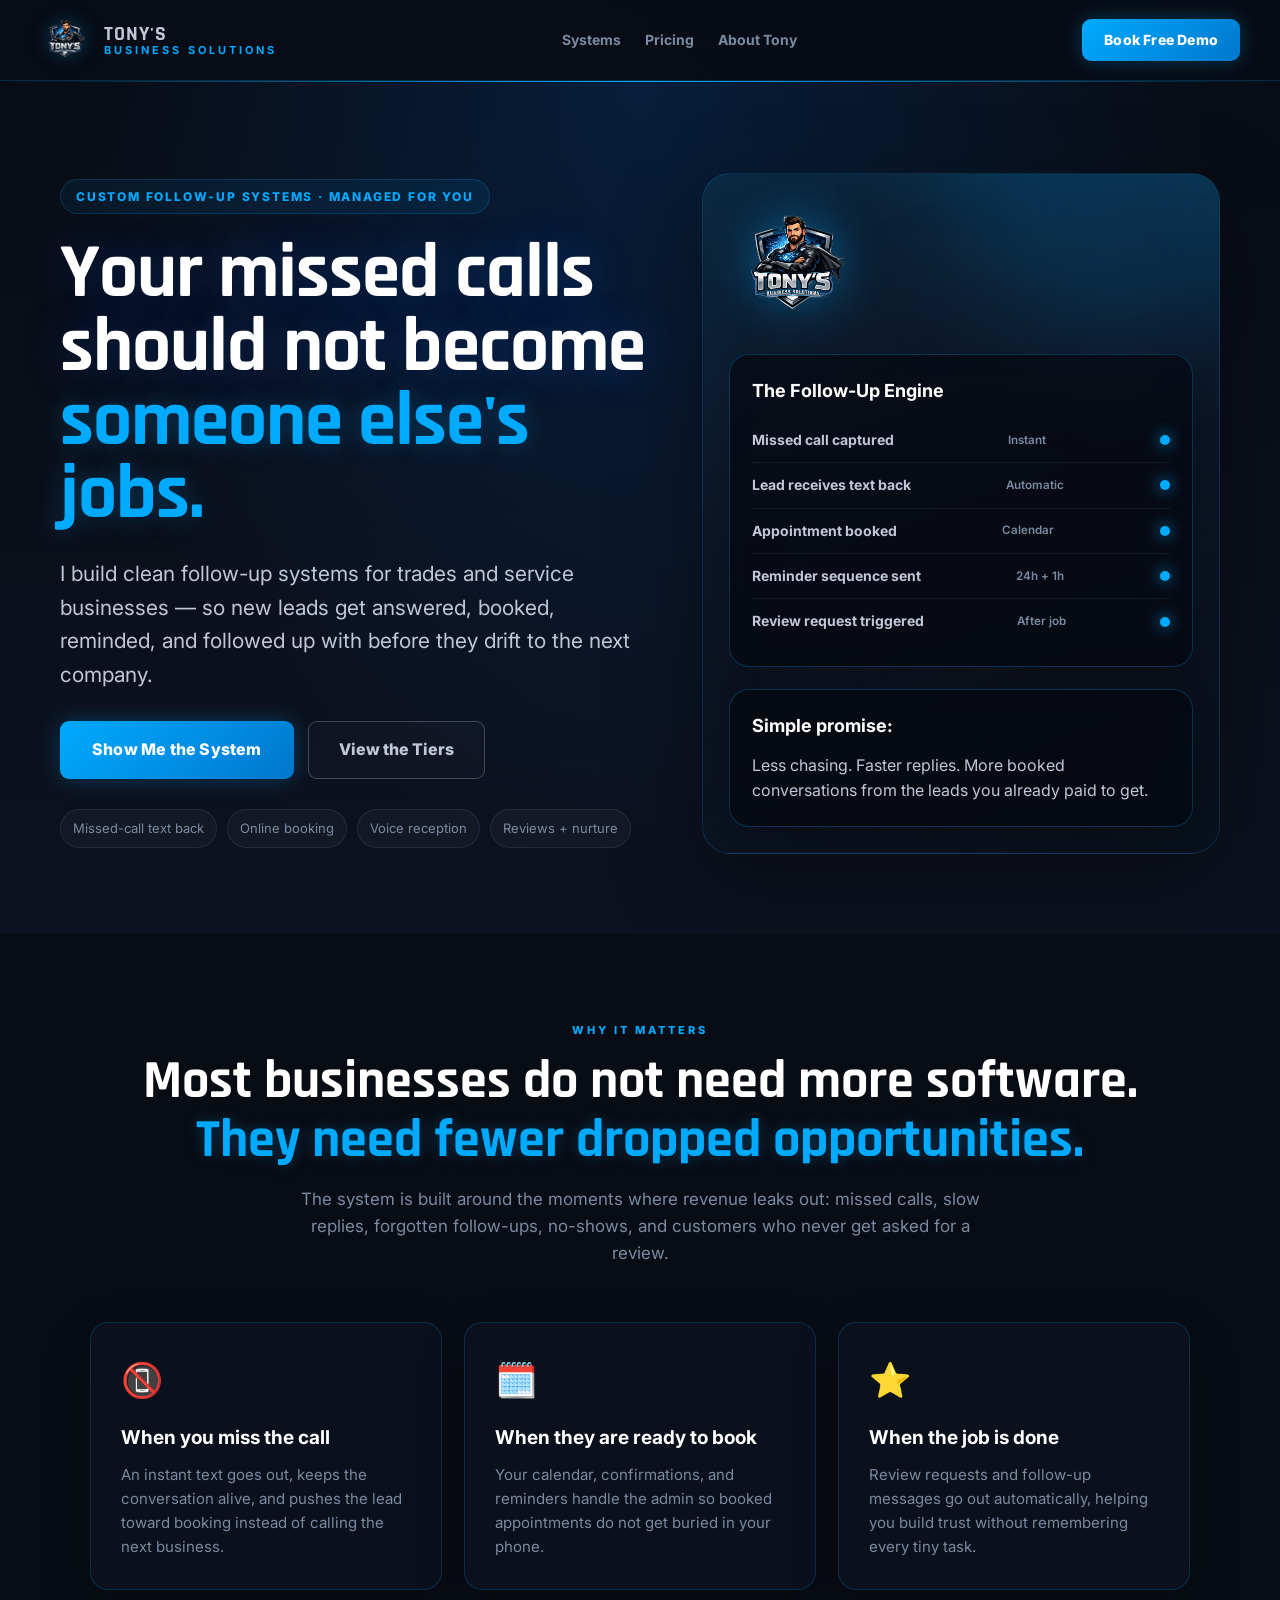
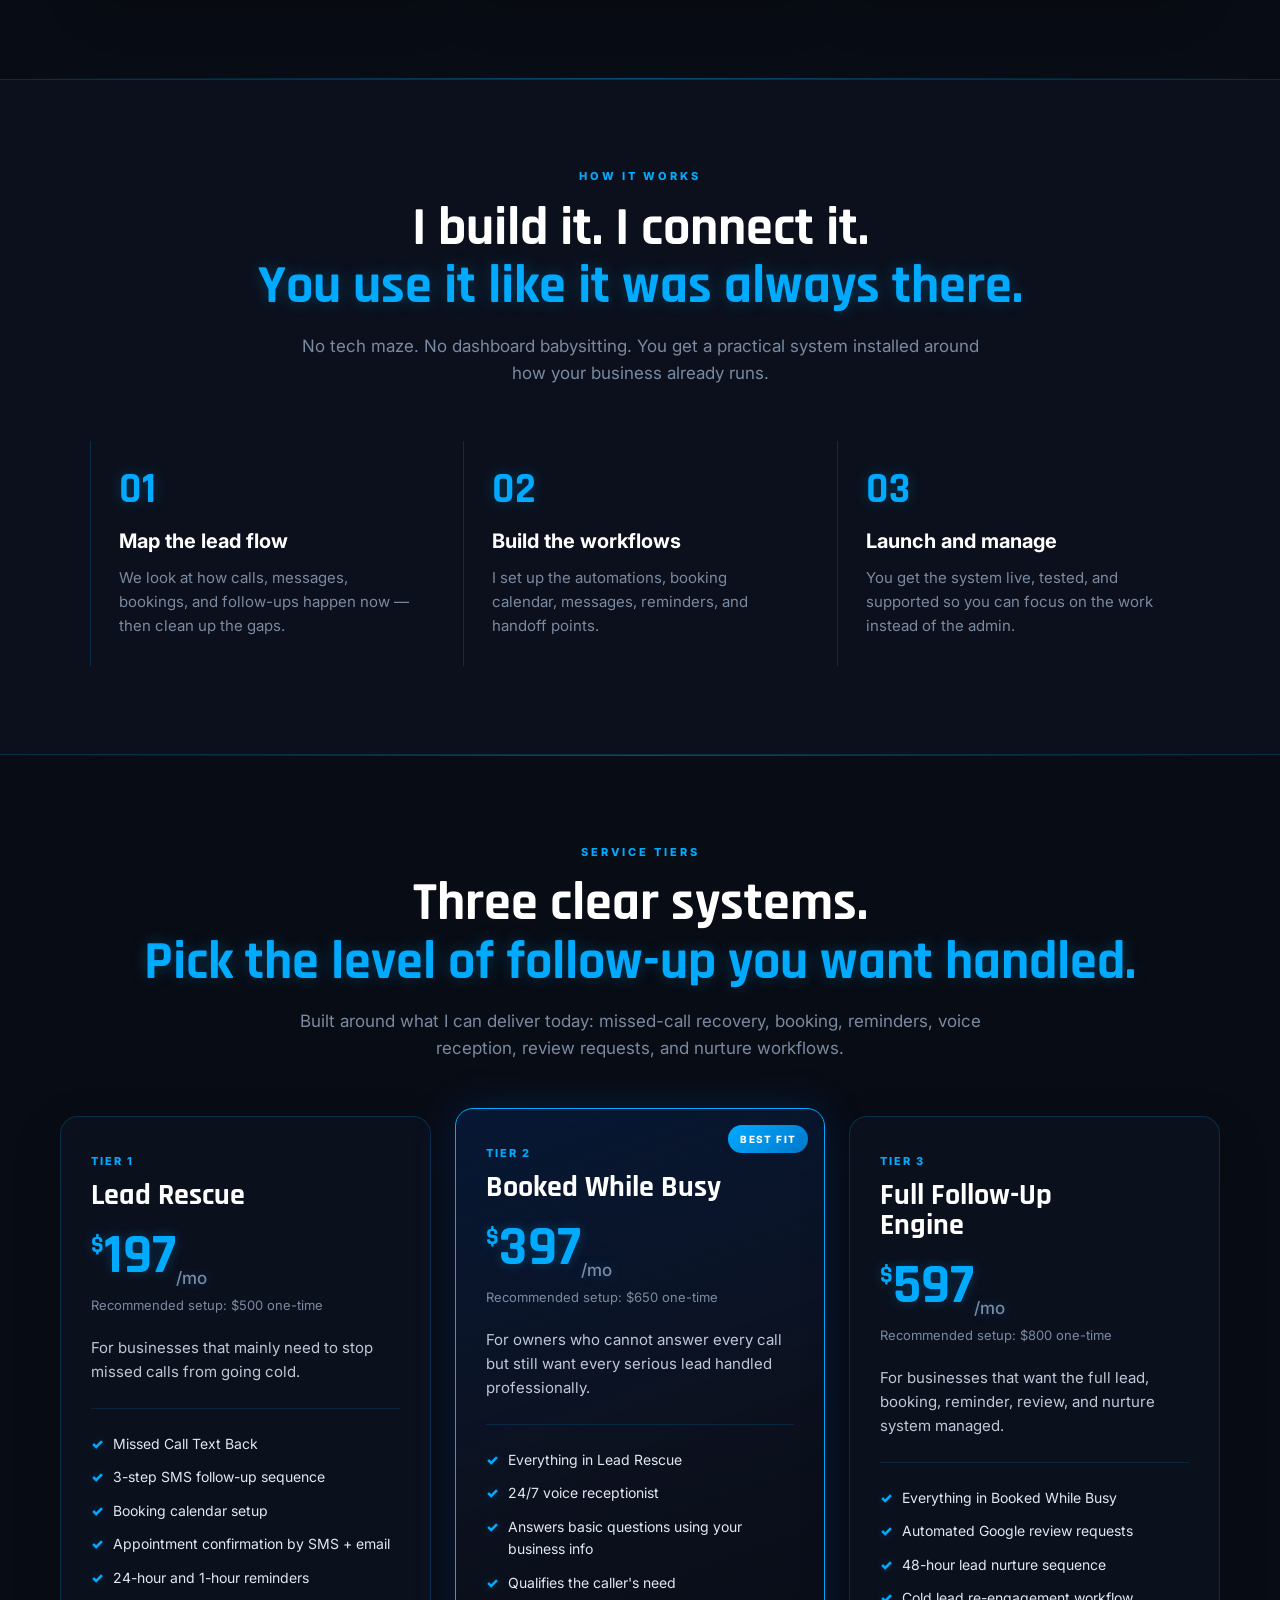
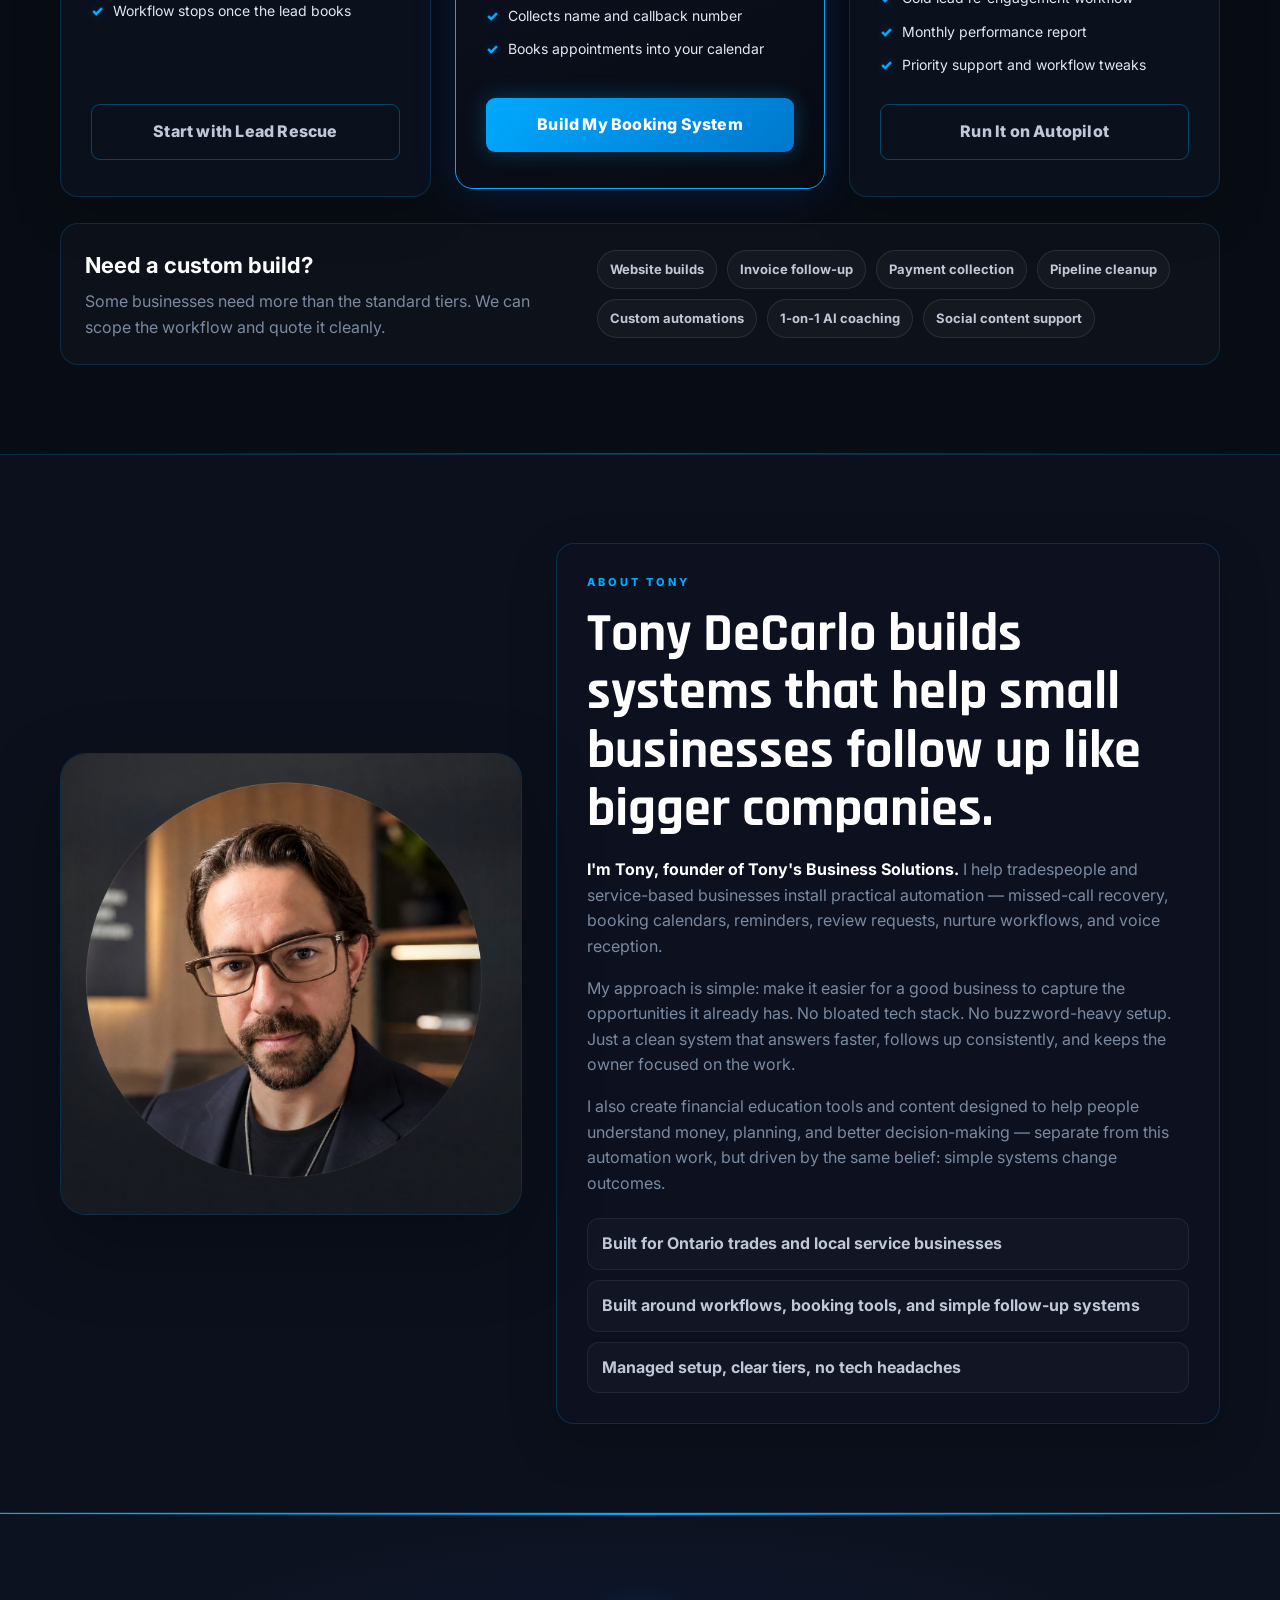
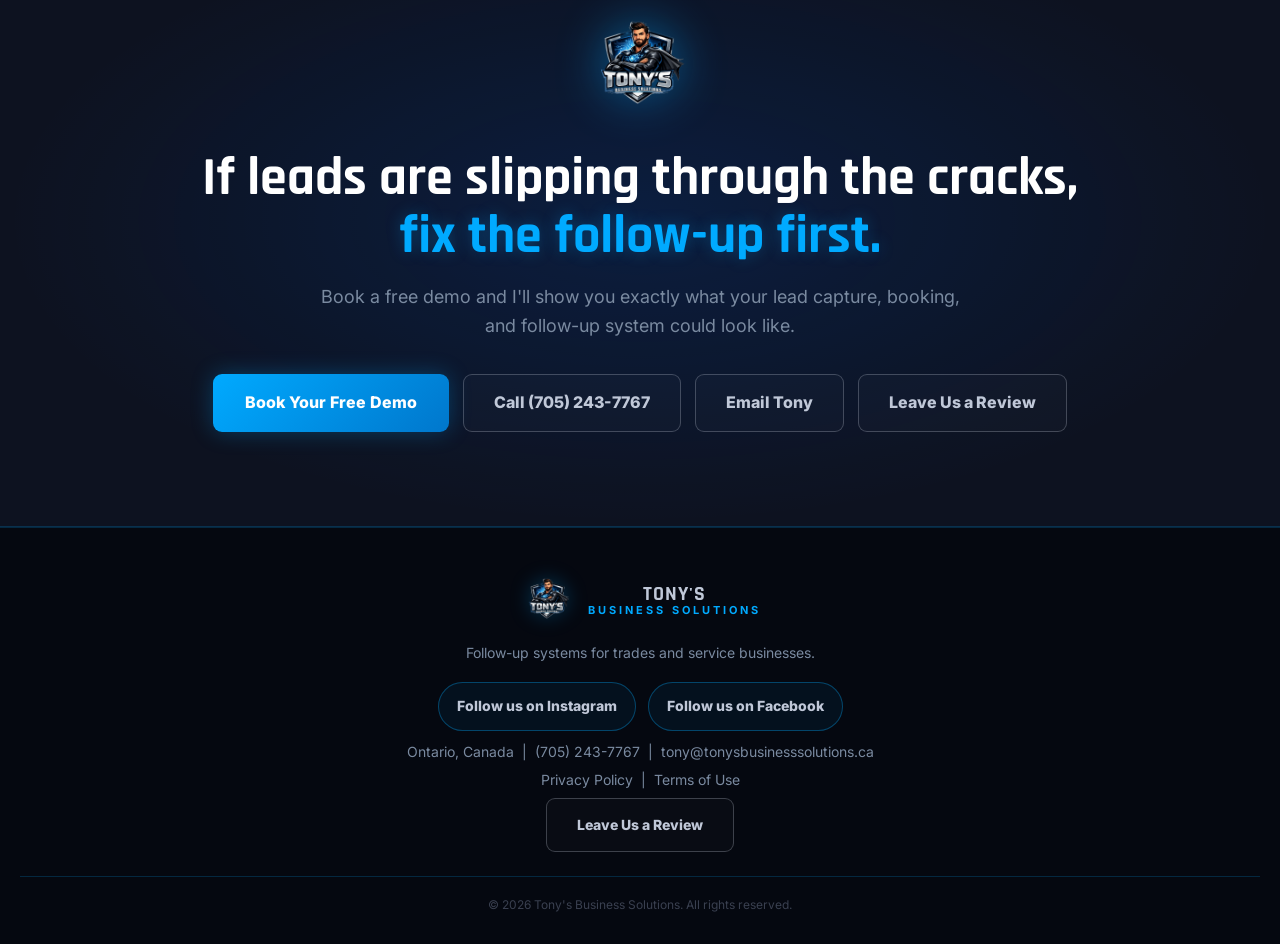
<file: index.html>
<!DOCTYPE html>
<html lang="en">
<head>
  <meta charset="UTF-8" />
  <meta name="viewport" content="width=device-width, initial-scale=1.0" />
  <meta name="description" content="Tony's Business Solutions builds practical follow-up systems for trades and service businesses: missed-call text back, booking calendars, voice reception, reminders, review requests, and follow-up." />
  <title>Tony's Business Solutions | Follow-Up Systems for Trades & Service Businesses</title>
  <style>
    @import url('https://fonts.googleapis.com/css2?family=Rajdhani:wght@600;700&family=Inter:wght@400;500;600;700;800&display=swap');

    * { margin: 0; padding: 0; box-sizing: border-box; }

    :root {
      --blue: #00aaff;
      --blue-dark: #0077cc;
      --blue-glow: rgba(0, 170, 255, 0.28);
      --steel: #c0c8d8;
      --dark: #080c14;
      --dark2: #0d1220;
      --dark3: #111827;
      --card: rgba(13, 18, 32, 0.82);
      --border: rgba(0, 170, 255, 0.2);
      --text: #e0e8f0;
      --muted: #7a8aa0;
      --white: #ffffff;
    }

    html { scroll-behavior: smooth; }

    body {
      font-family: 'Inter', sans-serif;
      background-color: var(--dark);
      color: var(--text);
      line-height: 1.6;
      overflow-x: hidden;
    }

    a { color: inherit; text-decoration: none; }

    .circuit-bg {
      position: fixed;
      inset: 0;
      pointer-events: none;
      z-index: 0;
      background:
        radial-gradient(ellipse at 18% 12%, rgba(0, 170, 255, 0.11) 0%, transparent 42%),
        radial-gradient(ellipse at 82% 22%, rgba(0, 119, 204, 0.10) 0%, transparent 45%),
        radial-gradient(ellipse at 50% 100%, rgba(0, 170, 255, 0.06) 0%, transparent 52%);
    }

    .circuit-bg::after {
      content: '';
      position: absolute;
      inset: 0;
      opacity: 0.13;
      background-image:
        linear-gradient(rgba(0,170,255,0.16) 1px, transparent 1px),
        linear-gradient(90deg, rgba(0,170,255,0.16) 1px, transparent 1px);
      background-size: 64px 64px;
      mask-image: linear-gradient(to bottom, black, transparent 78%);
    }

    nav {
      position: sticky;
      top: 0;
      z-index: 1000;
      display: flex;
      align-items: center;
      justify-content: space-between;
      gap: 18px;
      padding: 14px 40px;
      background: rgba(8, 12, 20, 0.90);
      backdrop-filter: blur(16px);
      border-bottom: 1px solid var(--border);
    }

    .nav-logo, .footer-logo { display: flex; align-items: center; gap: 12px; }
    .nav-logo img { height: 52px; width: auto; filter: drop-shadow(0 0 10px var(--blue-glow)); }

    .brand-text {
      font-family: 'Rajdhani', sans-serif;
      font-size: 20px;
      font-weight: 700;
      color: var(--steel);
      letter-spacing: 1px;
      line-height: 1.05;
      text-transform: uppercase;
    }

    .brand-text span {
      display: block;
      font-family: 'Inter', sans-serif;
      font-size: 11px;
      color: var(--blue);
      letter-spacing: 3px;
      font-weight: 700;
    }

    .nav-links { display: flex; align-items: center; gap: 24px; color: var(--muted); font-size: 14px; font-weight: 700; }
    .nav-links a:hover { color: var(--blue); }

    .nav-cta, .btn-primary, .tier-btn, .cta-main {
      background: linear-gradient(135deg, var(--blue), var(--blue-dark));
      color: #fff;
      border-radius: 9px;
      font-weight: 800;
      letter-spacing: 0.2px;
      box-shadow: 0 0 22px var(--blue-glow);
      transition: transform 0.2s ease, box-shadow 0.2s ease, border-color 0.2s ease;
      display: inline-flex;
      align-items: center;
      justify-content: center;
      gap: 8px;
      border: 0;
    }

    .nav-cta { padding: 10px 22px; font-size: 14px; white-space: nowrap; }
    .btn-primary, .cta-main { padding: 16px 32px; font-size: 16px; }
    .nav-cta:hover, .btn-primary:hover, .tier-btn:hover, .cta-main:hover { transform: translateY(-2px); box-shadow: 0 0 40px rgba(0,170,255,0.52); }

    .btn-secondary {
      display: inline-flex;
      align-items: center;
      justify-content: center;
      padding: 15px 30px;
      border-radius: 9px;
      font-weight: 800;
      color: var(--steel);
      border: 1px solid rgba(192,200,216,0.28);
      background: rgba(255,255,255,0.02);
      transition: 0.2s ease;
    }

    .btn-secondary:hover { color: var(--blue); border-color: var(--blue); box-shadow: 0 0 20px rgba(0,170,255,0.14); }

    .hero {
      position: relative;
      z-index: 1;
      min-height: 92vh;
      display: grid;
      place-items: center;
      padding: 92px 22px 80px;
      background:
        radial-gradient(ellipse at 50% 0%, rgba(0,120,255,0.16) 0%, transparent 65%),
        linear-gradient(180deg, #080c14 0%, #0d1220 100%);
      overflow: hidden;
    }

    .hero::before, .glow-line, .cta-section::before {
      content: '';
      position: absolute;
      left: 0;
      right: 0;
      height: 1px;
      background: linear-gradient(90deg, transparent, var(--blue), transparent);
    }

    .hero::before { top: 0; }
    .hero-grid {
      width: min(1160px, 100%);
      display: grid;
      grid-template-columns: 1.07fr 0.93fr;
      gap: 46px;
      align-items: center;
      position: relative;
      z-index: 2;
    }

    .eyebrow {
      display: inline-flex;
      align-items: center;
      gap: 8px;
      padding: 7px 15px;
      margin-bottom: 24px;
      border-radius: 999px;
      color: var(--blue);
      border: 1px solid var(--border);
      background: rgba(0,170,255,0.08);
      font-size: 12px;
      font-weight: 800;
      letter-spacing: 1.8px;
      text-transform: uppercase;
    }

    .hero h1 {
      font-family: 'Rajdhani', sans-serif;
      font-size: clamp(42px, 6vw, 82px);
      font-weight: 700;
      line-height: 0.96;
      color: var(--white);
      letter-spacing: -1px;
      margin-bottom: 24px;
      text-shadow: 0 0 44px rgba(0,100,255,0.28);
    }

    .hero h1 .accent { color: var(--blue); text-shadow: 0 0 24px var(--blue-glow); }

    .hero-copy {
      color: var(--steel);
      font-size: clamp(17px, 2vw, 21px);
      max-width: 620px;
      margin-bottom: 30px;
    }

    .hero-copy strong { color: #fff; }
    .hero-buttons { display: flex; gap: 14px; flex-wrap: wrap; margin-bottom: 30px; }

    .proof-strip {
      display: flex;
      flex-wrap: wrap;
      gap: 10px;
      color: var(--muted);
      font-size: 13px;
    }

    .proof-strip span {
      border: 1px solid rgba(255,255,255,0.08);
      background: rgba(255,255,255,0.03);
      border-radius: 999px;
      padding: 8px 12px;
    }

    .hero-panel {
      position: relative;
      min-height: 520px;
      border: 1px solid var(--border);
      border-radius: 28px;
      background:
        linear-gradient(160deg, rgba(0,170,255,0.13), rgba(13,18,32,0.34) 42%, rgba(8,12,20,0.95)),
        var(--dark2);
      box-shadow: 0 30px 90px rgba(0,0,0,0.35), inset 0 0 80px rgba(0,170,255,0.05);
      padding: 26px;
      overflow: hidden;
    }

    .hero-panel::before {
      content: '';
      position: absolute;
      inset: -30% -20% auto auto;
      width: 380px;
      height: 380px;
      border-radius: 50%;
      background: rgba(0,170,255,0.15);
      filter: blur(55px);
    }

    .hero-card {
      position: relative;
      z-index: 2;
      height: 100%;
      display: flex;
      flex-direction: column;
      justify-content: space-between;
      gap: 22px;
    }

    .logo-mark {
      width: 132px;
      height: 132px;
      object-fit: contain;
      filter: drop-shadow(0 0 24px rgba(0,170,255,0.45));
    }

    .system-card {
      border: 1px solid rgba(0,170,255,0.26);
      border-radius: 20px;
      background: rgba(5, 8, 16, 0.66);
      padding: 22px;
      backdrop-filter: blur(10px);
    }

    .system-card h3 {
      color: #fff;
      font-size: 18px;
      margin-bottom: 12px;
    }

    .system-row {
      display: flex;
      align-items: center;
      justify-content: space-between;
      gap: 14px;
      padding: 11px 0;
      border-bottom: 1px solid rgba(255,255,255,0.06);
      color: var(--steel);
      font-size: 14px;
      font-weight: 700;
    }
    .system-row:last-child { border-bottom: 0; }
    .status-dot { width: 10px; height: 10px; border-radius: 50%; background: var(--blue); box-shadow: 0 0 16px var(--blue); flex: 0 0 auto; }
    .system-row small { color: var(--muted); font-weight: 600; }

    .section-wrap { position: relative; z-index: 1; }
    .section, .wide-section {
      width: min(1100px, calc(100% - 40px));
      margin: 0 auto;
      padding: 88px 0;
    }

    .wide-section { width: min(1160px, calc(100% - 40px)); }
    .section-alt { background: rgba(13, 18, 32, 0.74); border-top: 1px solid var(--border); border-bottom: 1px solid var(--border); }

    .label {
      text-align: center;
      color: var(--blue);
      font-size: 11px;
      font-weight: 800;
      letter-spacing: 3px;
      text-transform: uppercase;
      margin-bottom: 14px;
    }

    .section h2, .wide-section h2, .cta-section h2 {
      font-family: 'Rajdhani', sans-serif;
      text-align: center;
      font-size: clamp(31px, 4.4vw, 54px);
      line-height: 1.08;
      color: #fff;
      margin-bottom: 16px;
    }

    .accent { color: var(--blue); text-shadow: 0 0 16px var(--blue-glow); }
    .section-sub { text-align: center; max-width: 700px; margin: 0 auto 54px; color: var(--muted); font-size: 17px; }

    .card-grid { display: grid; grid-template-columns: repeat(3, 1fr); gap: 22px; }

    .card, .pricing-card, .about-card {
      background: var(--card);
      border: 1px solid var(--border);
      border-radius: 18px;
      padding: 30px;
      box-shadow: 0 18px 50px rgba(0,0,0,0.18);
      transition: transform 0.2s ease, box-shadow 0.2s ease, border-color 0.2s ease;
    }

    .card:hover, .pricing-card:hover { transform: translateY(-4px); border-color: rgba(0,170,255,0.42); box-shadow: 0 20px 60px rgba(0,100,255,0.13); }
    .card-icon { font-size: 34px; margin-bottom: 16px; }
    .card h3 { color: #fff; font-size: 19px; margin-bottom: 10px; }
    .card p { color: var(--muted); font-size: 15px; }

    .steps-grid { display: grid; grid-template-columns: repeat(3, 1fr); gap: 20px; }
    .step { position: relative; padding: 28px; border-left: 1px solid var(--border); }
    .step-num { font-family: 'Rajdhani', sans-serif; color: var(--blue); font-size: 42px; font-weight: 700; line-height: 1; margin-bottom: 14px; text-shadow: 0 0 14px var(--blue-glow); }
    .step h3 { color: #fff; font-size: 20px; margin-bottom: 9px; }
    .step p { color: var(--muted); font-size: 15px; }

    .pricing-grid { display: grid; grid-template-columns: repeat(3, 1fr); gap: 24px; align-items: stretch; }

    .pricing-card {
      position: relative;
      display: flex;
      flex-direction: column;
      padding: 36px 30px;
      overflow: hidden;
    }

    .pricing-card.featured {
      border-color: var(--blue);
      background: linear-gradient(160deg, rgba(0,100,255,0.14) 0%, rgba(13,18,32,0.92) 50%, rgba(8,12,20,0.92) 100%);
      box-shadow: 0 0 44px rgba(0,100,255,0.18);
      transform: translateY(-8px);
    }

    .featured-tag {
      position: absolute;
      top: 16px;
      right: 16px;
      background: linear-gradient(135deg, var(--blue), var(--blue-dark));
      color: #fff;
      font-size: 10px;
      font-weight: 800;
      letter-spacing: 1.4px;
      text-transform: uppercase;
      border-radius: 999px;
      padding: 6px 12px;
    }

    .tier-label { color: var(--blue); font-size: 11px; font-weight: 800; letter-spacing: 2px; text-transform: uppercase; margin-bottom: 9px; }
    .tier-title { font-family: 'Rajdhani', sans-serif; color: #fff; font-size: 30px; font-weight: 700; line-height: 1; margin-bottom: 18px; padding-right: 68px; }
    .tier-price { font-family: 'Rajdhani', sans-serif; color: var(--blue); font-size: 56px; font-weight: 700; line-height: 1; text-shadow: 0 0 12px var(--blue-glow); }
    .tier-price sup { font-size: 24px; }
    .tier-price sub { font-family: 'Inter', sans-serif; color: var(--muted); font-size: 17px; font-weight: 500; }
    .setup-note { color: var(--muted); font-size: 13px; margin-top: 8px; }
    .tier-desc { color: var(--steel); font-size: 15px; margin: 20px 0 24px; padding-bottom: 24px; border-bottom: 1px solid rgba(0,170,255,0.14); }
    .tier-features { list-style: none; display: grid; gap: 11px; margin-bottom: 28px; }
    .tier-features li { display: flex; align-items: flex-start; gap: 10px; color: var(--text); font-size: 14px; }
    .tier-features li::before { content: '✓'; color: var(--blue); font-weight: 900; text-shadow: 0 0 10px var(--blue-glow); }
    .tier-btn { margin-top: auto; width: 100%; padding: 14px; }
    .pricing-card:not(.featured) .tier-btn { background: transparent; border: 1px solid rgba(0,170,255,0.34); color: var(--steel); box-shadow: none; }
    .pricing-card:not(.featured) .tier-btn:hover { color: var(--blue); border-color: var(--blue); box-shadow: 0 0 20px rgba(0,170,255,0.18); }

    .add-ons {
      margin-top: 26px;
      border: 1px solid rgba(0,170,255,0.18);
      background: rgba(255,255,255,0.025);
      border-radius: 18px;
      padding: 24px;
      display: grid;
      grid-template-columns: 0.9fr 1.1fr;
      gap: 22px;
      align-items: center;
    }
    .add-ons h3 { color: #fff; font-size: 22px; margin-bottom: 6px; }
    .add-ons p { color: var(--muted); }
    .add-on-list { display: flex; flex-wrap: wrap; gap: 10px; }
    .add-on-list span { color: var(--steel); border: 1px solid rgba(255,255,255,0.09); background: rgba(255,255,255,0.03); border-radius: 999px; padding: 8px 12px; font-size: 13px; font-weight: 700; }

    .about-grid { display: grid; grid-template-columns: 0.82fr 1.18fr; gap: 34px; align-items: center; }
    .portrait-card { position: relative; border-radius: 26px; overflow: hidden; border: 1px solid var(--border); background: var(--dark2); box-shadow: 0 30px 80px rgba(0,0,0,0.28); }
    .portrait-card img { display: block; width: 100%; aspect-ratio: 1 / 1; object-fit: cover; filter: saturate(1.04) contrast(1.03); }
    .portrait-card::after { content: ''; position: absolute; inset: 0; box-shadow: inset 0 -110px 120px rgba(8,12,20,0.42); pointer-events: none; }
    .about-card h2 { text-align: left; margin-bottom: 18px; }
    .about-card p { color: var(--muted); margin-bottom: 16px; font-size: 16px; }
    .about-card strong { color: #fff; }
    .mini-list { display: grid; gap: 10px; margin-top: 22px; }
    .mini-list div { color: var(--steel); font-weight: 700; border: 1px solid rgba(255,255,255,0.07); border-radius: 12px; padding: 12px 14px; background: rgba(255,255,255,0.025); }

    .cta-section {
      position: relative;
      z-index: 1;
      text-align: center;
      padding: 94px 20px;
      background:
        radial-gradient(ellipse at 50% 50%, rgba(0,100,255,0.14) 0%, transparent 70%),
        var(--dark2);
      border-top: 1px solid var(--blue);
      border-bottom: 1px solid var(--border);
      overflow: hidden;
    }

    .cta-section::before { top: 0; }
    .cta-logo { width: 116px; margin: 0 auto 26px; display: block; filter: drop-shadow(0 0 24px rgba(0,170,255,0.48)); }
    .cta-section p { color: var(--muted); font-size: 18px; margin: 0 auto 34px; max-width: 650px; }
    .cta-buttons { display: flex; gap: 14px; justify-content: center; flex-wrap: wrap; }

    footer {
      position: relative;
      z-index: 1;
      background: #050810;
      border-top: 1px solid var(--border);
      padding: 44px 20px 30px;
      text-align: center;
    }

    .footer-logo { justify-content: center; margin-bottom: 14px; }
    .footer-logo img { height: 56px; filter: drop-shadow(0 0 10px var(--blue-glow)); }
    footer p { color: var(--muted); font-size: 14px; margin-bottom: 6px; }
    .social-links { display: flex; justify-content: center; flex-wrap: wrap; gap: 12px; margin: 18px 0 10px; }
    .social-link { min-width: 168px; padding: 12px 18px; border-radius: 999px; border: 1px solid rgba(0,170,255,0.34); color: var(--steel); background: rgba(0,170,255,0.06); font-weight: 800; font-size: 14px; transition: 0.2s ease; }
    .social-link:hover { color: #fff; border-color: var(--blue); box-shadow: 0 0 22px rgba(0,170,255,0.22); transform: translateY(-2px); }
    .footer-bottom { margin-top: 24px; padding-top: 18px; border-top: 1px solid var(--border); color: #3a4050; font-size: 12px; }

    .glow-line { position: relative; z-index: 1; opacity: 0.42; }

    @media (max-width: 960px) {
      nav { padding: 12px 20px; }
      .nav-links { display: none; }
      .hero-grid, .about-grid, .add-ons { grid-template-columns: 1fr; }
      .hero { min-height: auto; }
      .hero-panel { min-height: auto; }
      .card-grid, .steps-grid, .pricing-grid { grid-template-columns: 1fr; }
      .pricing-card.featured { transform: none; }
      .about-card h2 { text-align: center; }
    }

    @media (max-width: 620px) {
      .brand-text { font-size: 17px; }
      .brand-text span { font-size: 9px; letter-spacing: 2px; }
      .nav-logo img { height: 44px; }
      .nav-cta { padding: 9px 13px; font-size: 12px; }
      .hero { padding: 66px 18px 58px; }
      .hero h1 { font-size: 44px; }
      .hero-buttons, .cta-buttons, .social-links { flex-direction: column; }
      .btn-primary, .btn-secondary, .cta-main, .social-link { width: 100%; }
      .section, .wide-section { width: min(100% - 32px, 1100px); padding: 64px 0; }
      .hero-panel { padding: 20px; border-radius: 22px; }
      .logo-mark { width: 104px; height: 104px; }
      .tier-title { padding-right: 0; }
      .featured-tag { position: static; display: inline-flex; width: fit-content; margin-bottom: 14px; }
    }
  </style>
</head>
<body>
  <div class="circuit-bg"></div>

  <nav>
    <a href="#top" class="nav-logo" aria-label="Tony's Business Solutions home">
      <img src="logo.png" alt="Tony's Business Solutions logo" />
      <div class="brand-text">Tony's<span>Business Solutions</span></div>
    </a>
    <div class="nav-links">
      <a href="#systems">Systems</a>
      <a href="#pricing">Pricing</a>
      <a href="#about">About Tony</a>
    </div>
    <a href="https://api.leadconnectorhq.com/widget/bookings/tony-decarlo-free-demo" target="_blank" class="nav-cta">Book Free Demo</a>
  </nav>

  <main id="top">
    <section class="hero">
      <div class="hero-grid">
        <div class="hero-copy-wrap">
          <div class="eyebrow">Custom follow-up systems · Managed for you</div>
          <h1>Your missed calls should not become <span class="accent">someone else's jobs.</span></h1>
          <p class="hero-copy">I build clean follow-up systems for trades and service businesses — so new leads get answered, booked, reminded, and followed up with before they drift to the next company.</p>
          <div class="hero-buttons">
            <a href="https://api.leadconnectorhq.com/widget/bookings/tony-decarlo-free-demo" target="_blank" class="btn-primary">Show Me the System</a>
            <a href="#pricing" class="btn-secondary">View the Tiers</a>
          </div>
          <div class="proof-strip" aria-label="Core capabilities">
            <span>Missed-call text back</span>
            <span>Online booking</span>
            <span>Voice reception</span>
            <span>Reviews + nurture</span>
          </div>
        </div>

        <div class="hero-panel" aria-label="Automation system overview">
          <div class="hero-card">
            <img src="logo.png" class="logo-mark" alt="Tony's Business Solutions" />
            <div class="system-card">
              <h3>The Follow-Up Engine</h3>
              <div class="system-row"><span>Missed call captured</span><small>Instant</small><span class="status-dot"></span></div>
              <div class="system-row"><span>Lead receives text back</span><small>Automatic</small><span class="status-dot"></span></div>
              <div class="system-row"><span>Appointment booked</span><small>Calendar</small><span class="status-dot"></span></div>
              <div class="system-row"><span>Reminder sequence sent</span><small>24h + 1h</small><span class="status-dot"></span></div>
              <div class="system-row"><span>Review request triggered</span><small>After job</small><span class="status-dot"></span></div>
            </div>
            <div class="system-card">
              <h3>Simple promise:</h3>
              <p style="color: var(--steel);">Less chasing. Faster replies. More booked conversations from the leads you already paid to get.</p>
            </div>
          </div>
        </div>
      </div>
    </section>

    <section class="section-wrap" id="systems">
      <div class="section">
        <div class="label">Why it matters</div>
        <h2>Most businesses do not need more software.<br><span class="accent">They need fewer dropped opportunities.</span></h2>
        <p class="section-sub">The system is built around the moments where revenue leaks out: missed calls, slow replies, forgotten follow-ups, no-shows, and customers who never get asked for a review.</p>
        <div class="card-grid">
          <div class="card">
            <div class="card-icon">📵</div>
            <h3>When you miss the call</h3>
            <p>An instant text goes out, keeps the conversation alive, and pushes the lead toward booking instead of calling the next business.</p>
          </div>
          <div class="card">
            <div class="card-icon">🗓️</div>
            <h3>When they are ready to book</h3>
            <p>Your calendar, confirmations, and reminders handle the admin so booked appointments do not get buried in your phone.</p>
          </div>
          <div class="card">
            <div class="card-icon">⭐</div>
            <h3>When the job is done</h3>
            <p>Review requests and follow-up messages go out automatically, helping you build trust without remembering every tiny task.</p>
          </div>
        </div>
      </div>
    </section>

    <div class="glow-line"></div>

    <section class="section-alt">
      <div class="section">
        <div class="label">How it works</div>
        <h2>I build it. I connect it.<br><span class="accent">You use it like it was always there.</span></h2>
        <p class="section-sub">No tech maze. No dashboard babysitting. You get a practical system installed around how your business already runs.</p>
        <div class="steps-grid">
          <div class="step">
            <div class="step-num">01</div>
            <h3>Map the lead flow</h3>
            <p>We look at how calls, messages, bookings, and follow-ups happen now — then clean up the gaps.</p>
          </div>
          <div class="step">
            <div class="step-num">02</div>
            <h3>Build the workflows</h3>
            <p>I set up the automations, booking calendar, messages, reminders, and handoff points.</p>
          </div>
          <div class="step">
            <div class="step-num">03</div>
            <h3>Launch and manage</h3>
            <p>You get the system live, tested, and supported so you can focus on the work instead of the admin.</p>
          </div>
        </div>
      </div>
    </section>

    <div class="glow-line"></div>

    <section class="wide-section" id="pricing">
      <div class="label">Service tiers</div>
      <h2>Three clear systems.<br><span class="accent">Pick the level of follow-up you want handled.</span></h2>
      <p class="section-sub">Built around what I can deliver today: missed-call recovery, booking, reminders, voice reception, review requests, and nurture workflows.</p>

      <div class="pricing-grid">
        <article class="pricing-card">
          <div class="tier-label">Tier 1</div>
          <h3 class="tier-title">Lead Rescue</h3>
          <div class="tier-price"><sup>$</sup>197<sub>/mo</sub></div>
          <p class="setup-note">Recommended setup: $500 one-time</p>
          <p class="tier-desc">For businesses that mainly need to stop missed calls from going cold.</p>
          <ul class="tier-features">
            <li>Missed Call Text Back</li>
            <li>3-step SMS follow-up sequence</li>
            <li>Booking calendar setup</li>
            <li>Appointment confirmation by SMS + email</li>
            <li>24-hour and 1-hour reminders</li>
            <li>Workflow stops once the lead books</li>
          </ul>
          <a href="https://api.leadconnectorhq.com/widget/bookings/tony-decarlo-free-demo" target="_blank" class="tier-btn">Start with Lead Rescue</a>
        </article>

        <article class="pricing-card featured">
          <div class="featured-tag">Best fit</div>
          <div class="tier-label">Tier 2</div>
          <h3 class="tier-title">Booked While Busy</h3>
          <div class="tier-price"><sup>$</sup>397<sub>/mo</sub></div>
          <p class="setup-note">Recommended setup: $650 one-time</p>
          <p class="tier-desc">For owners who cannot answer every call but still want every serious lead handled professionally.</p>
          <ul class="tier-features">
            <li>Everything in Lead Rescue</li>
            <li>24/7 voice receptionist</li>
            <li>Answers basic questions using your business info</li>
            <li>Qualifies the caller's need</li>
            <li>Collects name and callback number</li>
            <li>Books appointments into your calendar</li>
          </ul>
          <a href="https://api.leadconnectorhq.com/widget/bookings/tony-decarlo-free-demo" target="_blank" class="tier-btn">Build My Booking System</a>
        </article>

        <article class="pricing-card">
          <div class="tier-label">Tier 3</div>
          <h3 class="tier-title">Full Follow-Up Engine</h3>
          <div class="tier-price"><sup>$</sup>597<sub>/mo</sub></div>
          <p class="setup-note">Recommended setup: $800 one-time</p>
          <p class="tier-desc">For businesses that want the full lead, booking, reminder, review, and nurture system managed.</p>
          <ul class="tier-features">
            <li>Everything in Booked While Busy</li>
            <li>Automated Google review requests</li>
            <li>48-hour lead nurture sequence</li>
            <li>Cold lead re-engagement workflow</li>
            <li>Monthly performance report</li>
            <li>Priority support and workflow tweaks</li>
          </ul>
          <a href="https://api.leadconnectorhq.com/widget/bookings/tony-decarlo-free-demo" target="_blank" class="tier-btn">Run It on Autopilot</a>
        </article>
      </div>

      <div class="add-ons">
        <div>
          <h3>Need a custom build?</h3>
          <p>Some businesses need more than the standard tiers. We can scope the workflow and quote it cleanly.</p>
        </div>
        <div class="add-on-list">
          <span>Website builds</span>
          <span>Invoice follow-up</span>
          <span>Payment collection</span>
          <span>Pipeline cleanup</span>
          <span>Custom automations</span>
          <span>1-on-1 AI coaching</span>
          <span>Social content support</span>
        </div>
      </div>
    </section>

    <div class="glow-line"></div>

    <section class="section-alt" id="about">
      <div class="wide-section about-grid">
        <div class="portrait-card">
          <img src="tony.jpg" alt="Tony DeCarlo, founder of Tony's Business Solutions" />
        </div>
        <div class="about-card">
          <div class="label" style="text-align:left;">About Tony</div>
          <h2>Tony DeCarlo builds systems that help small businesses follow up like bigger companies.</h2>
          <p><strong>I'm Tony, founder of Tony's Business Solutions.</strong> I help tradespeople and service-based businesses install practical automation — missed-call recovery, booking calendars, reminders, review requests, nurture workflows, and voice reception.</p>
          <p>My approach is simple: make it easier for a good business to capture the opportunities it already has. No bloated tech stack. No buzzword-heavy setup. Just a clean system that answers faster, follows up consistently, and keeps the owner focused on the work.</p>
          <p>I also create financial education tools and content designed to help people understand money, planning, and better decision-making — separate from this automation work, but driven by the same belief: simple systems change outcomes.</p>
          <div class="mini-list">
            <div>Built for Ontario trades and local service businesses</div>
            <div>Built around workflows, booking tools, and simple follow-up systems</div>
            <div>Managed setup, clear tiers, no tech headaches</div>
          </div>
        </div>
      </div>
    </section>

    <section class="cta-section">
      <img src="logo.png" alt="Tony's Business Solutions" class="cta-logo" />
      <h2>If leads are slipping through the cracks,<br><span class="accent">fix the follow-up first.</span></h2>
      <p>Book a free demo and I'll show you exactly what your lead capture, booking, and follow-up system could look like.</p>
      <div class="cta-buttons">
        <a href="https://api.leadconnectorhq.com/widget/bookings/tony-decarlo-free-demo" target="_blank" class="cta-main">Book Your Free Demo</a>
        <a href="tel:17052437767" class="btn-secondary">Call (705) 243-7767</a>
        <a href="mailto:tony@tonysbusinesssolutions.ca" class="btn-secondary">Email Tony</a>
        <a href="https://g.page/r/CbmvjH6WBvnGEAE/review" target="_blank" class="btn-secondary">Leave Us a Review</a>
      </div>
    </section>
  </main>

  <footer>
    <div class="footer-logo">
      <img src="logo.png" alt="Tony's Business Solutions logo" />
      <div class="brand-text">Tony's<span>Business Solutions</span></div>
    </div>
    <p>Follow-up systems for trades and service businesses.</p>
    <div class="social-links" aria-label="Follow Tony's Business Solutions on social media">
      <a href="https://www.instagram.com/tonysbusinesssolutions/" target="_blank" rel="noopener" class="social-link">Follow us on Instagram</a>
      <a href="https://www.facebook.com/61589778803327" target="_blank" rel="noopener" class="social-link">Follow us on Facebook</a>
    </div>
    <p>Ontario, Canada &nbsp;|&nbsp; <a href="tel:17052437767">(705) 243-7767</a> &nbsp;|&nbsp; <a href="mailto:tony@tonysbusinesssolutions.ca">tony@tonysbusinesssolutions.ca</a></p>
    <p><a href="privacy-policy.html">Privacy Policy</a> &nbsp;|&nbsp; <a href="terms-of-use.html">Terms of Use</a></p>
    <p><a href="https://g.page/r/CbmvjH6WBvnGEAE/review" target="_blank" class="btn-secondary">Leave Us a Review</a></p>
    <div class="footer-bottom">© 2026 Tony's Business Solutions. All rights reserved.</div>
  </footer>
</body>
</html>
</file>
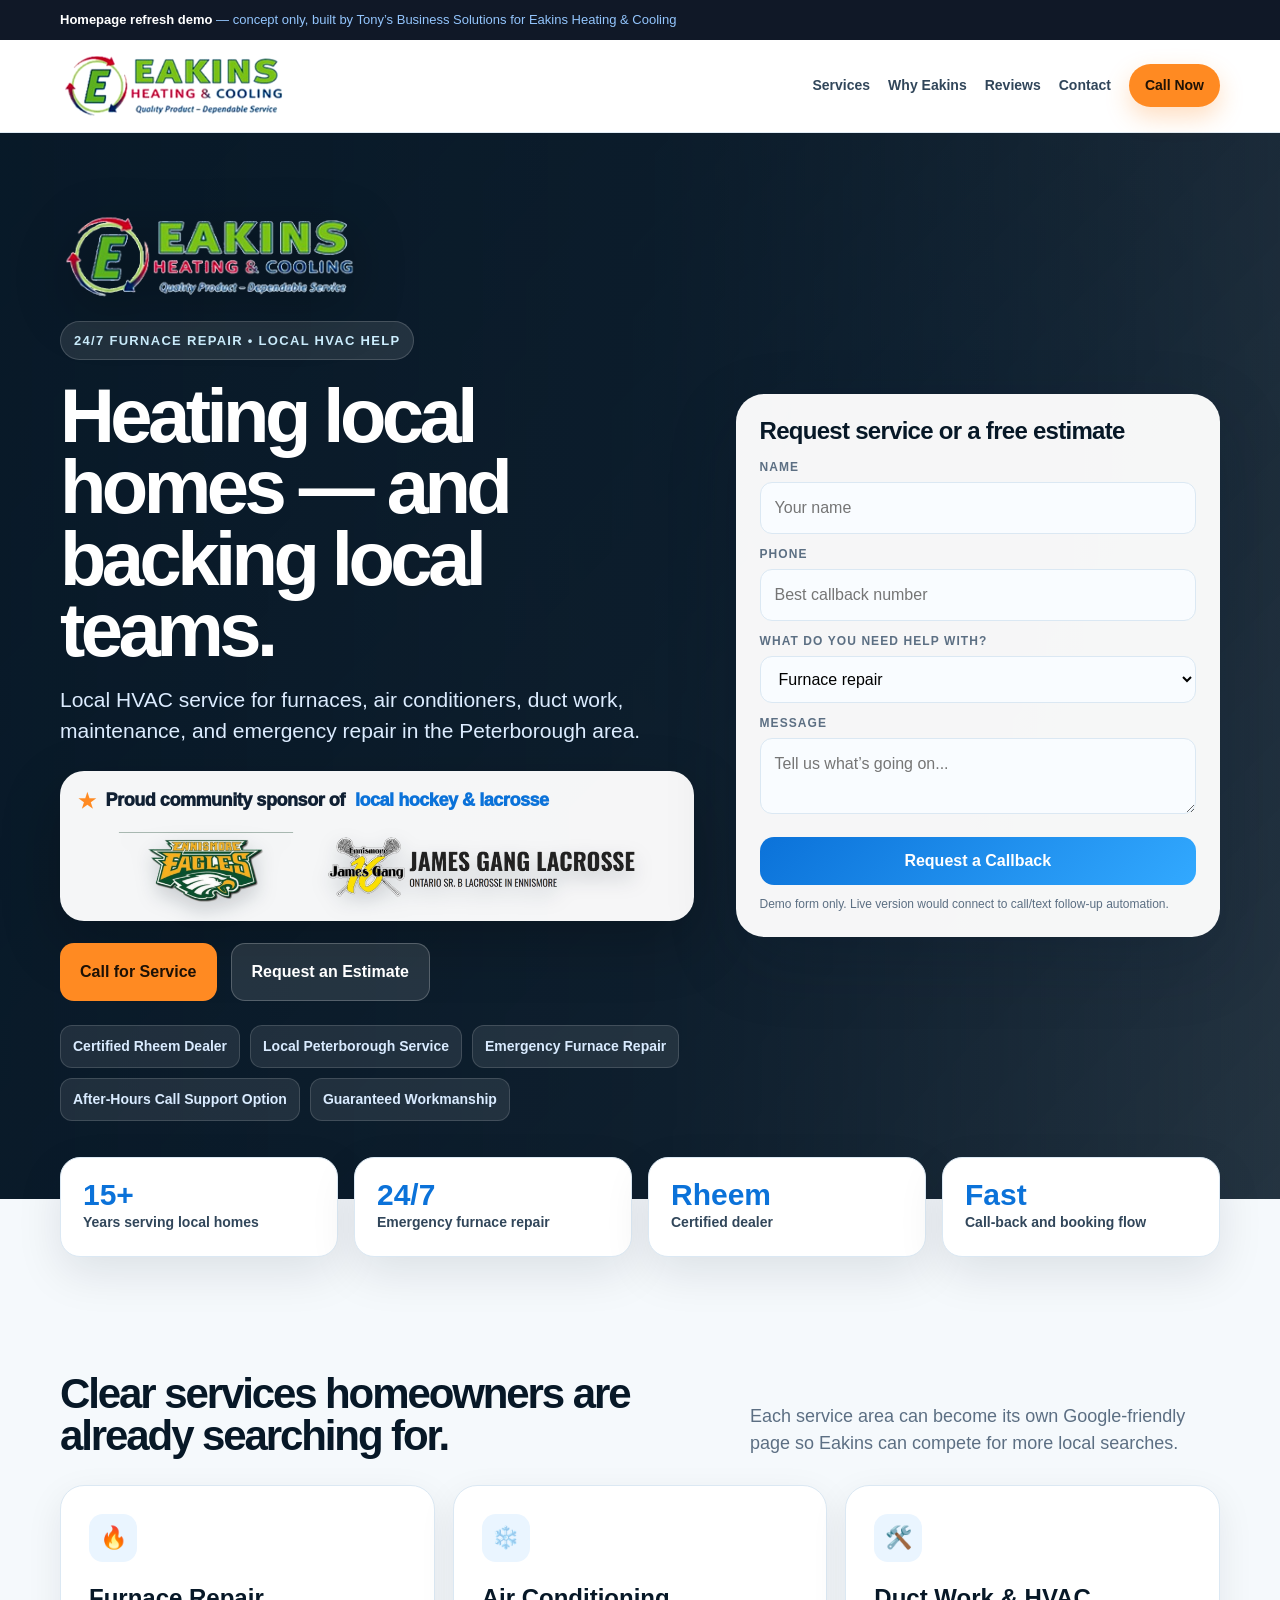
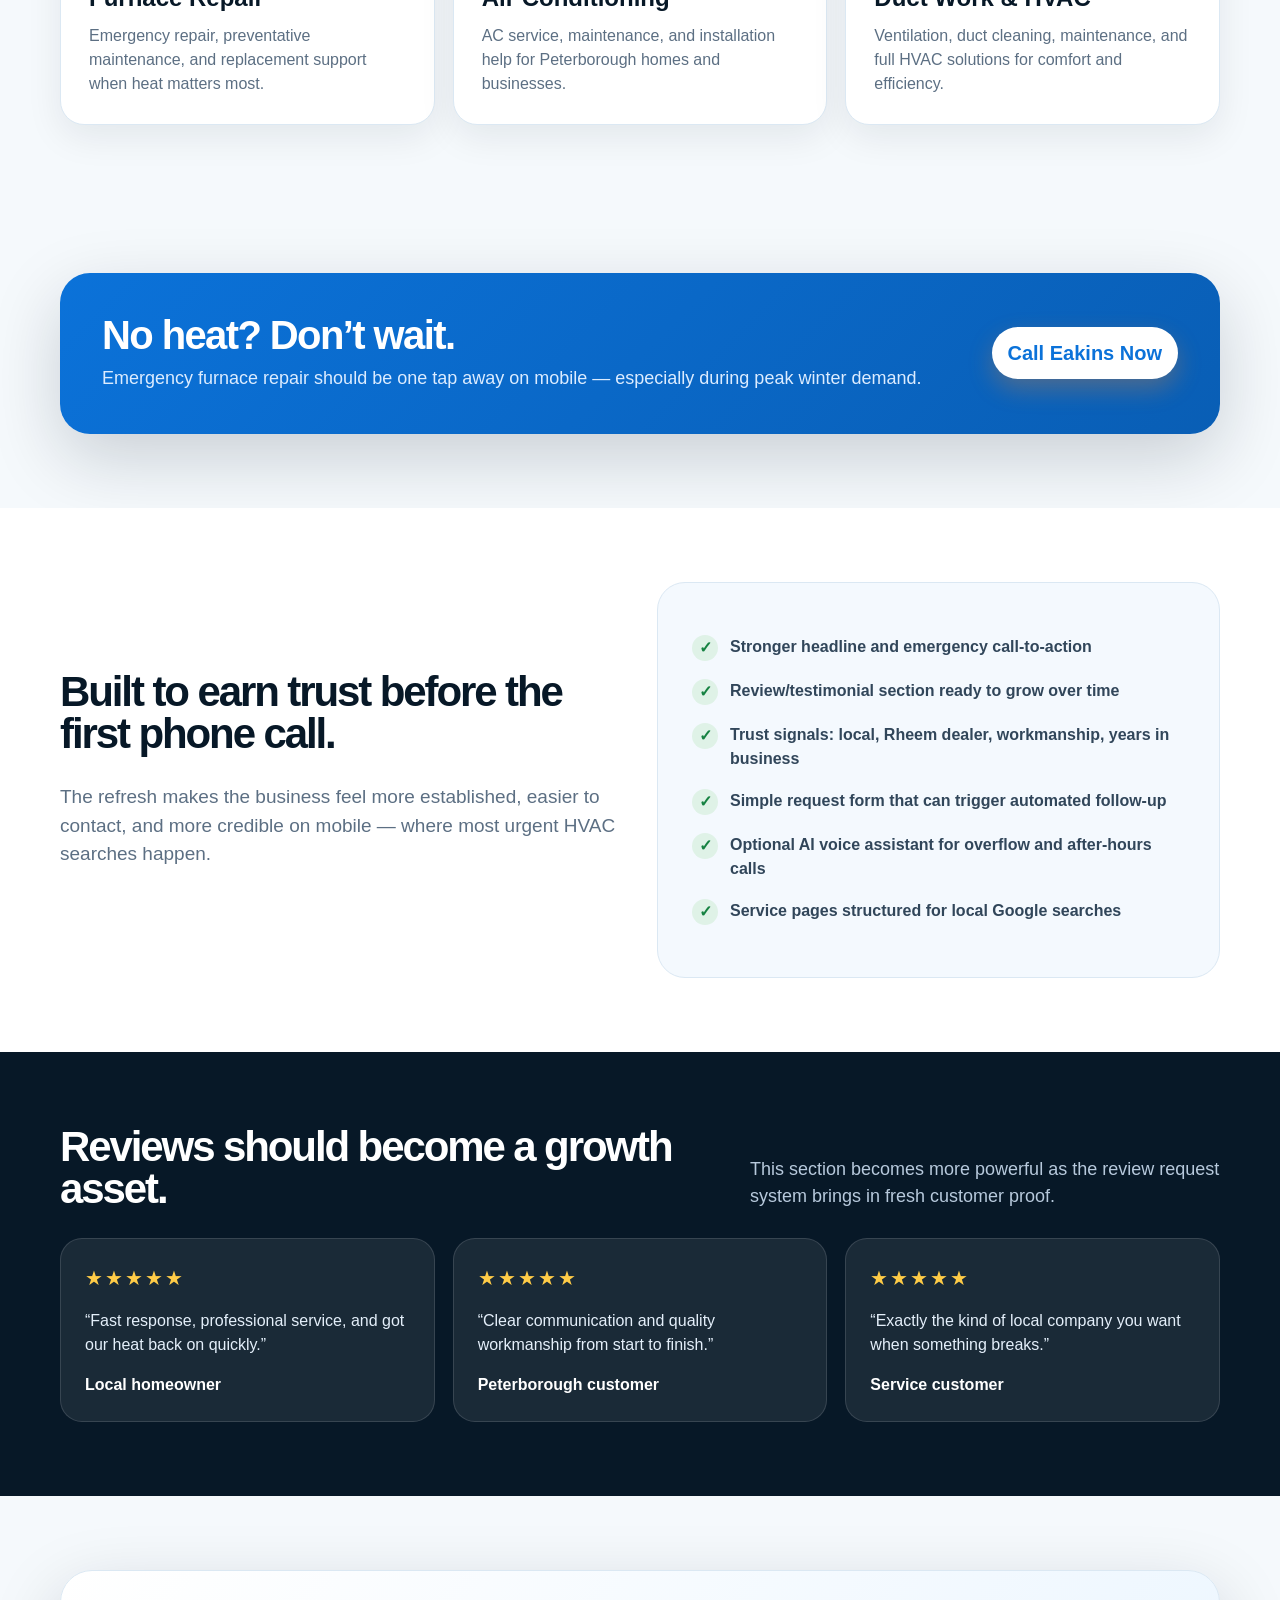
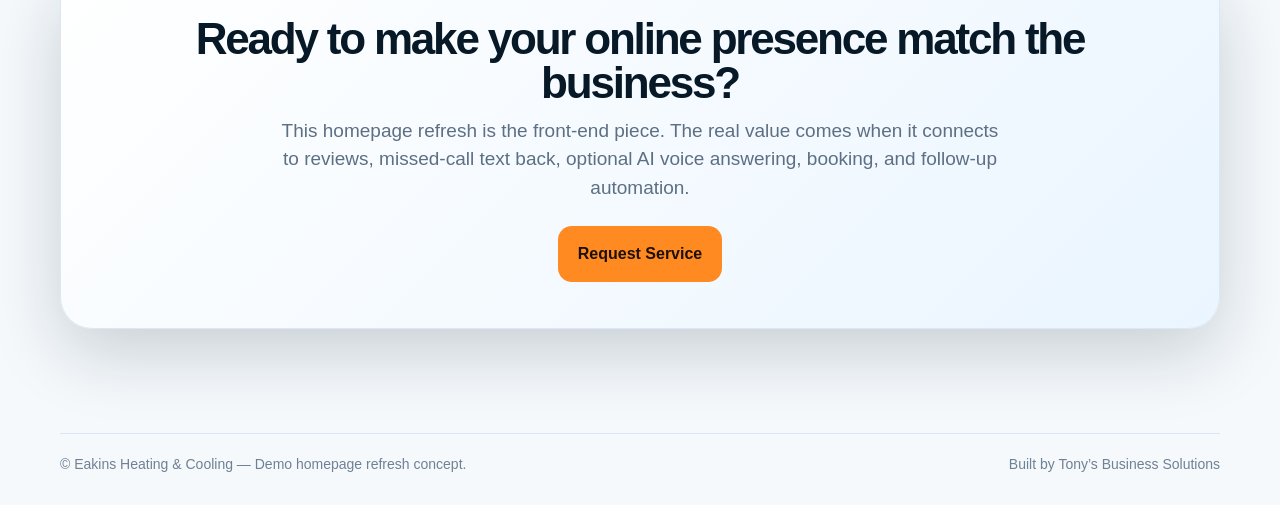
<file: eakins-demo.html>
<!doctype html>
<html lang="en">
<head>
  <meta charset="utf-8" />
  <meta name="viewport" content="width=device-width, initial-scale=1" />
  <title>Eakins Heating & Cooling — Homepage Refresh Demo</title>
  <meta name="description" content="Homepage refresh concept for Eakins Heating & Cooling in Peterborough." />
  <style>
    :root{
      --navy:#071827; --blue:#0b72d9; --blue2:#095eb5; --orange:#ff8a22; --ice:#eef8ff;
      --text:#102033; --muted:#5c6f83; --line:#dbe8f3; --white:#fff; --dark:#07121f;
      --shadow:0 24px 70px rgba(7,24,39,.18);
    }
    *{box-sizing:border-box} body{margin:0;font-family:Inter,Segoe UI,Arial,sans-serif;color:var(--text);background:#f5f9fc;line-height:1.5} a{text-decoration:none;color:inherit} .container{width:min(1160px,92vw);margin:0 auto}
    .demo-bar{background:#101827;color:#dbeafe;padding:10px 0;font-size:13px}.demo-bar strong{color:#fff}.demo-bar span{color:#93c5fd}
    header{background:rgba(255,255,255,.94);backdrop-filter:blur(14px);position:sticky;top:0;z-index:10;border-bottom:1px solid rgba(219,232,243,.85)}.nav{height:92px;display:flex;align-items:center;justify-content:space-between;gap:20px}.logo{display:flex;align-items:center;gap:14px;font-weight:900;letter-spacing:-.03em;color:var(--navy)}.logo-card{background:transparent;border:0;border-radius:0;padding:0;box-shadow:none;display:flex;align-items:center}.logo-img{height:70px;width:auto;display:block}.logo-text{display:none;font-size:14px;line-height:1.05}.logo small{display:block;font-weight:800;letter-spacing:.12em;text-transform:uppercase;color:var(--muted);font-size:10px;margin-top:3px}.navlinks{display:flex;align-items:center;gap:18px;color:#31465a;font-weight:700;font-size:14px}.phone{background:var(--orange);color:#1f1206;padding:11px 16px;border-radius:999px;font-weight:900;box-shadow:0 10px 25px rgba(255,138,34,.28)}
    .hero{position:relative;overflow:hidden;background:linear-gradient(135deg,rgba(7,24,39,.95),rgba(7,24,39,.82)),radial-gradient(circle at 70% 30%,rgba(11,114,217,.35),transparent 35%);color:#fff}.hero:before{content:"";position:absolute;inset:0;background:linear-gradient(90deg,rgba(7,24,39,.98) 0%,rgba(7,24,39,.86) 52%,rgba(7,24,39,.35) 100%),url('https://images.unsplash.com/photo-1621905252507-b35492cc74b4?auto=format&fit=crop&w=1600&q=80') center/cover;opacity:.92}.hero-inner{position:relative;min-height:690px;display:grid;grid-template-columns:1.02fr .78fr;gap:42px;align-items:center;padding:78px 0}.hero-logo-card{display:inline-flex;background:transparent;border-radius:0;padding:0;margin-bottom:18px;box-shadow:none;border:0;filter:drop-shadow(0 16px 28px rgba(0,0,0,.42))}.hero-logo-card img{height:92px;width:auto;display:block}.eyebrow{display:inline-flex;align-items:center;gap:8px;background:rgba(255,255,255,.1);border:1px solid rgba(255,255,255,.16);color:#cdefff;padding:9px 13px;border-radius:999px;font-size:13px;font-weight:900;text-transform:uppercase;letter-spacing:.1em}.hero h1{font-size:clamp(44px,6vw,76px);line-height:.94;letter-spacing:-.06em;margin:20px 0 18px;max-width:780px}.hero p{font-size:21px;color:#dcecff;max-width:680px;margin:0 0 24px}.sponsor-strip{margin:16px 0 22px;max-width:770px;background:rgba(255,255,255,.96);border-radius:24px;padding:15px 18px;box-shadow:0 22px 60px rgba(0,0,0,.22)}.sponsor-kicker{display:flex;align-items:center;gap:10px;color:#102033;font-weight:950;letter-spacing:-.025em;font-size:18px;margin-bottom:12px}.sponsor-kicker:before{content:"★";color:var(--orange);font-size:20px}.sponsor-kicker span{color:var(--blue)}.sponsor-logos{display:flex;align-items:center;justify-content:center;gap:28px;flex-wrap:wrap}.sponsor-logo{display:flex;align-items:center;justify-content:center;background:transparent;border:0;border-radius:0;padding:0;min-height:0}.sponsor-logo img{display:block;max-height:78px;width:auto;filter:drop-shadow(0 8px 10px rgba(7,24,39,.18))}.sponsor-logo.wide img{max-height:66px;max-width:430px}.hero-actions{display:flex;flex-wrap:wrap;gap:14px;margin:20px 0 24px}.btn{display:inline-flex;align-items:center;justify-content:center;gap:8px;border-radius:14px;padding:16px 20px;font-weight:900}.btn-primary{background:var(--orange);color:#1d1105}.btn-secondary{background:rgba(255,255,255,.11);border:1px solid rgba(255,255,255,.22);color:#fff}.trust-row{display:flex;flex-wrap:wrap;gap:10px;margin-top:22px}.trust{background:rgba(255,255,255,.09);border:1px solid rgba(255,255,255,.14);padding:10px 12px;border-radius:12px;color:#d9ebff;font-weight:800;font-size:14px}.quote-card{background:rgba(255,255,255,.96);color:var(--text);border-radius:28px;padding:24px;box-shadow:var(--shadow);align-self:center}.quote-card h3{font-size:24px;line-height:1.08;margin:0 0 14px;color:var(--navy);letter-spacing:-.03em}.quote-card label{display:block;font-weight:900;font-size:12px;color:var(--muted);text-transform:uppercase;letter-spacing:.09em;margin:11px 0 6px}.quote-card input,.quote-card select,.quote-card textarea{width:100%;border:1px solid var(--line);border-radius:12px;padding:13px 14px;font:inherit;background:#f9fcff}.quote-card textarea{min-height:72px;resize:vertical}.quote-card button{width:100%;border:0;margin-top:16px;cursor:pointer;background:linear-gradient(135deg,var(--blue),#32a9ff);color:#fff;padding:15px;border-radius:14px;font-weight:900;font-size:16px}.fine{font-size:12px;color:var(--muted);margin-top:10px}.stats{display:grid;grid-template-columns:repeat(4,1fr);gap:16px;transform:translateY(-42px);position:relative}.stat{background:#fff;border:1px solid var(--line);border-radius:20px;padding:22px;box-shadow:0 16px 46px rgba(7,24,39,.1)}.stat strong{display:block;font-size:30px;color:var(--blue);line-height:1}.stat span{font-weight:800;color:#31465a;font-size:14px}.section{padding:74px 0}.section-title{display:flex;align-items:end;justify-content:space-between;gap:22px;margin-bottom:28px}.section-title h2{font-size:42px;line-height:1;letter-spacing:-.05em;margin:0;color:var(--navy);max-width:680px}.section-title p{max-width:470px;color:var(--muted);font-size:18px;margin:0}.services{display:grid;grid-template-columns:repeat(3,1fr);gap:18px}.service{background:#fff;border:1px solid var(--line);border-radius:24px;padding:28px;box-shadow:0 12px 36px rgba(7,24,39,.08)}.icon{width:48px;height:48px;border-radius:14px;background:#eaf5ff;display:grid;place-items:center;color:var(--blue);font-weight:900;font-size:22px;margin-bottom:18px}.service h3{font-size:24px;margin:0 0 8px;color:var(--navy)}.service p{color:var(--muted);margin:0}.emergency{background:linear-gradient(135deg,var(--blue),var(--blue2));color:#fff;border-radius:30px;padding:42px;display:grid;grid-template-columns:1fr auto;gap:24px;align-items:center;box-shadow:var(--shadow)}.emergency h2{font-size:40px;line-height:1;margin:0 0 10px;letter-spacing:-.04em}.emergency p{margin:0;color:#dcecff;font-size:18px}.emergency .phone{font-size:20px;background:#fff;color:var(--blue)}.why{background:#fff}.why-grid{display:grid;grid-template-columns:1fr 1fr;gap:34px;align-items:center}.panel{background:#f4f9fe;border:1px solid var(--line);border-radius:28px;padding:34px}.check{display:flex;gap:12px;margin:18px 0;color:#31465a;font-weight:700}.check:before{content:"✓";width:26px;height:26px;border-radius:999px;background:#dff2e7;color:#168242;display:grid;place-items:center;flex:0 0 auto;font-weight:900}.reviews{background:#071827;color:#fff}.reviews .section-title h2{color:#fff}.reviews .section-title p{color:#b7c9dc}.review-grid{display:grid;grid-template-columns:repeat(3,1fr);gap:18px}.review{background:rgba(255,255,255,.08);border:1px solid rgba(255,255,255,.13);border-radius:22px;padding:24px}.stars{color:#ffcc47;font-size:20px;letter-spacing:2px}.review p{color:#e4effa}.review strong{color:#fff}.final-cta{background:linear-gradient(135deg,#fff,#eaf5ff);border:1px solid var(--line);border-radius:32px;padding:46px;text-align:center;box-shadow:var(--shadow)}.final-cta h2{font-size:44px;line-height:1;margin:0 0 12px;color:var(--navy);letter-spacing:-.05em}.final-cta p{font-size:19px;color:var(--muted);max-width:720px;margin:0 auto 24px}footer{padding:30px 0;color:#6f8194;font-size:14px}.foot{display:flex;justify-content:space-between;gap:20px;border-top:1px solid var(--line);padding-top:20px}.sticky-mobile{display:none}
    @media(max-width:900px){.navlinks{display:none}.hero-inner{grid-template-columns:1fr;min-height:auto;padding:58px 0}.quote-card{align-self:auto}.stats,.services,.review-grid,.why-grid{grid-template-columns:1fr}.stats{transform:none;margin-top:18px}.section-title{display:block}.emergency{grid-template-columns:1fr}.foot{display:block}.logo-img{height:44px}.logo-text{display:none}.hero-logo-card img{height:68px}.sponsor-strip{padding:13px 14px}.sponsor-kicker{font-size:15px}.sponsor-logos{gap:10px}.sponsor-logo img{max-height:46px}.sponsor-logo.wide img{max-height:38px;max-width:210px}.sponsor-logo.extra-wide img{max-height:38px;max-width:220px}.sticky-mobile{display:flex;position:fixed;bottom:14px;left:14px;right:14px;z-index:20;background:var(--orange);color:#1d1105;border-radius:16px;padding:15px;justify-content:center;font-weight:900;box-shadow:0 14px 40px rgba(0,0,0,.25)}}
  </style>

<style id="print-fix">
@page{size:Letter;margin:0.35in}
@media print{
  .demo-bar, header, footer, .sticky-mobile{display:none!important}
  .hero-inner{min-height:auto!important;display:grid!important;grid-template-columns:1fr 0.82fr!important;gap:24px!important;padding:24px 0!important;align-items:start!important}
  .hero h1{font-size:34px!important;line-height:.96!important;margin:8px 0 8px!important}
  .hero p{font-size:13px!important;line-height:1.22!important;margin:0 0 8px!important}.sponsor-strip{margin:7px 0 8px!important;padding:7px 8px!important;border-radius:10px!important}.sponsor-kicker{font-size:9px!important;margin-bottom:4px!important}.sponsor-logos{gap:5px!important}.sponsor-logo{min-height:0!important;padding:0!important;border-radius:0!important}.sponsor-logo img{max-height:28px!important}.sponsor-logo.wide img{max-height:22px!important;max-width:120px!important}.sponsor-logo.extra-wide img{max-height:22px!important;max-width:128px!important}
  .hero-logo-card{margin-bottom:8px!important}
  .hero-logo-card img{height:52px!important}
  .eyebrow{font-size:9px!important;padding:5px 8px!important}
  .hero-actions{margin:10px 0!important;gap:8px!important}.btn{padding:9px 12px!important;font-size:11px!important;border-radius:9px!important}
  .trust-row{gap:5px!important;margin-top:9px!important}.trust{font-size:9px!important;padding:5px 6px!important;border-radius:8px!important}
  .quote-card{padding:14px!important;border-radius:16px!important;box-shadow:none!important}.quote-card h3{font-size:16px!important;margin-bottom:7px!important}.quote-card label{font-size:8px!important;margin:6px 0 3px!important}.quote-card input,.quote-card select,.quote-card textarea{padding:7px 8px!important;border-radius:8px!important;font-size:10px!important}.quote-card textarea{min-height:38px!important}.quote-card button{padding:8px!important;margin-top:8px!important;font-size:11px!important}.fine{font-size:8px!important;margin-top:5px!important}
  .stats{transform:none!important;grid-template-columns:repeat(4,1fr)!important;gap:8px!important;margin-top:8px!important}.stat{padding:10px!important;border-radius:12px!important}.stat strong{font-size:18px!important}.stat span{font-size:9px!important}
  .section{padding:26px 0!important}.section-title h2{font-size:28px!important}.section-title p{font-size:12px!important}.services,.review-grid{gap:10px!important}.service,.review{padding:14px!important;border-radius:14px!important}.service h3{font-size:16px!important}.service p,.review p{font-size:11px!important}.icon{width:28px!important;height:28px!important;font-size:15px!important;margin-bottom:8px!important}.emergency{padding:20px!important}.emergency h2,.final-cta h2{font-size:28px!important}.emergency p,.final-cta p{font-size:12px!important}.panel{padding:16px!important}.check{font-size:11px!important;margin:8px 0!important}.final-cta{padding:24px!important}
}
</style>
</head>
<body>
  <div class="demo-bar"><div class="container"><strong>Homepage refresh demo</strong> <span>— concept only, built by Tony’s Business Solutions for Eakins Heating & Cooling</span></div></div>
  <header>
    <div class="container nav">
      <a class="logo" href="#"><div class="logo-card"><img class="logo-img" src="eakins-logo-transparent.png" alt="Eakins Heating & Cooling logo"></div><div class="logo-text">Eakins Heating & Cooling<small>Peterborough HVAC Service</small></div></a>
      <nav class="navlinks"><a href="#services">Services</a><a href="#why">Why Eakins</a><a href="#reviews">Reviews</a><a href="#contact">Contact</a><a class="phone" href="tel:+17050000000">Call Now</a></nav>
    </div>
  </header>
  <main>
    <section class="hero">
      <div class="container hero-inner">
        <div>
          <div class="hero-logo-card"><img src="eakins-logo-transparent.png" alt="Eakins Heating & Cooling logo"></div>
          <div class="eyebrow">24/7 Furnace Repair • Local HVAC Help</div>
          <h1>Heating local homes — and backing local teams.</h1>
          <p>Local HVAC service for furnaces, air conditioners, duct work, maintenance, and emergency repair in the Peterborough area.</p>
          <div class="sponsor-strip" aria-label="Proud community sponsor">
            <div class="sponsor-kicker">Proud community sponsor of <span>local hockey & lacrosse</span></div>
            <div class="sponsor-logos">
              <div class="sponsor-logo"><img src="eakins-sponsor-eagles.png" alt="Ennismore Eagles logo"></div>
              <div class="sponsor-logo wide"><img src="eakins-sponsor-james-gang.png" alt="James Gang Lacrosse logo"></div>
            </div>
          </div>
          <div class="hero-actions"><a class="btn btn-primary" href="tel:+17050000000">Call for Service</a><a class="btn btn-secondary" href="#contact">Request an Estimate</a></div>
          <div class="trust-row"><div class="trust">Certified Rheem Dealer</div><div class="trust">Local Peterborough Service</div><div class="trust">Emergency Furnace Repair</div><div class="trust">After-Hours Call Support Option</div><div class="trust">Guaranteed Workmanship</div></div>
        </div>
        <form class="quote-card" id="contact">
          <h3>Request service or a free estimate</h3>
          <label>Name</label><input placeholder="Your name" />
          <label>Phone</label><input placeholder="Best callback number" />
          <label>What do you need help with?</label><select><option>Furnace repair</option><option>Air conditioning</option><option>HVAC installation</option><option>Duct work / maintenance</option><option>Emergency service</option></select>
          <label>Message</label><textarea placeholder="Tell us what’s going on..."></textarea>
          <button type="button">Request a Callback</button>
          <div class="fine">Demo form only. Live version would connect to call/text follow-up automation.</div>
        </form>
      </div>
    </section>
    <div class="container stats">
      <div class="stat"><strong>15+</strong><span>Years serving local homes</span></div>
      <div class="stat"><strong>24/7</strong><span>Emergency furnace repair</span></div>
      <div class="stat"><strong>Rheem</strong><span>Certified dealer</span></div>
      <div class="stat"><strong>Fast</strong><span>Call-back and booking flow</span></div>
    </div>
    <section class="section" id="services">
      <div class="container">
        <div class="section-title"><h2>Clear services homeowners are already searching for.</h2><p>Each service area can become its own Google-friendly page so Eakins can compete for more local searches.</p></div>
        <div class="services">
          <div class="service"><div class="icon">🔥</div><h3>Furnace Repair</h3><p>Emergency repair, preventative maintenance, and replacement support when heat matters most.</p></div>
          <div class="service"><div class="icon">❄️</div><h3>Air Conditioning</h3><p>AC service, maintenance, and installation help for Peterborough homes and businesses.</p></div>
          <div class="service"><div class="icon">🛠️</div><h3>Duct Work & HVAC</h3><p>Ventilation, duct cleaning, maintenance, and full HVAC solutions for comfort and efficiency.</p></div>
        </div>
      </div>
    </section>
    <section class="section"><div class="container"><div class="emergency"><div><h2>No heat? Don’t wait.</h2><p>Emergency furnace repair should be one tap away on mobile — especially during peak winter demand.</p></div><a class="phone" href="tel:+17050000000">Call Eakins Now</a></div></div></section>
    <section class="section why" id="why"><div class="container why-grid"><div><div class="section-title"><h2>Built to earn trust before the first phone call.</h2></div><p style="font-size:19px;color:var(--muted)">The refresh makes the business feel more established, easier to contact, and more credible on mobile — where most urgent HVAC searches happen.</p></div><div class="panel"><div class="check">Stronger headline and emergency call-to-action</div><div class="check">Review/testimonial section ready to grow over time</div><div class="check">Trust signals: local, Rheem dealer, workmanship, years in business</div><div class="check">Simple request form that can trigger automated follow-up</div><div class="check">Optional AI voice assistant for overflow and after-hours calls</div><div class="check">Service pages structured for local Google searches</div></div></div></section>
    <section class="section reviews" id="reviews"><div class="container"><div class="section-title"><h2>Reviews should become a growth asset.</h2><p>This section becomes more powerful as the review request system brings in fresh customer proof.</p></div><div class="review-grid"><div class="review"><div class="stars">★★★★★</div><p>“Fast response, professional service, and got our heat back on quickly.”</p><strong>Local homeowner</strong></div><div class="review"><div class="stars">★★★★★</div><p>“Clear communication and quality workmanship from start to finish.”</p><strong>Peterborough customer</strong></div><div class="review"><div class="stars">★★★★★</div><p>“Exactly the kind of local company you want when something breaks.”</p><strong>Service customer</strong></div></div></div></section>
    <section class="section"><div class="container final-cta"><h2>Ready to make your online presence match the business?</h2><p>This homepage refresh is the front-end piece. The real value comes when it connects to reviews, missed-call text back, optional AI voice answering, booking, and follow-up automation.</p><a class="btn btn-primary" href="#contact">Request Service</a></div></section>
  </main>
  <footer><div class="container foot"><div>© Eakins Heating & Cooling — Demo homepage refresh concept.</div><div>Built by Tony’s Business Solutions</div></div></footer>
  <a class="sticky-mobile" href="tel:+17050000000">Call Eakins Heating & Cooling</a>
</body>
</html>
</file>
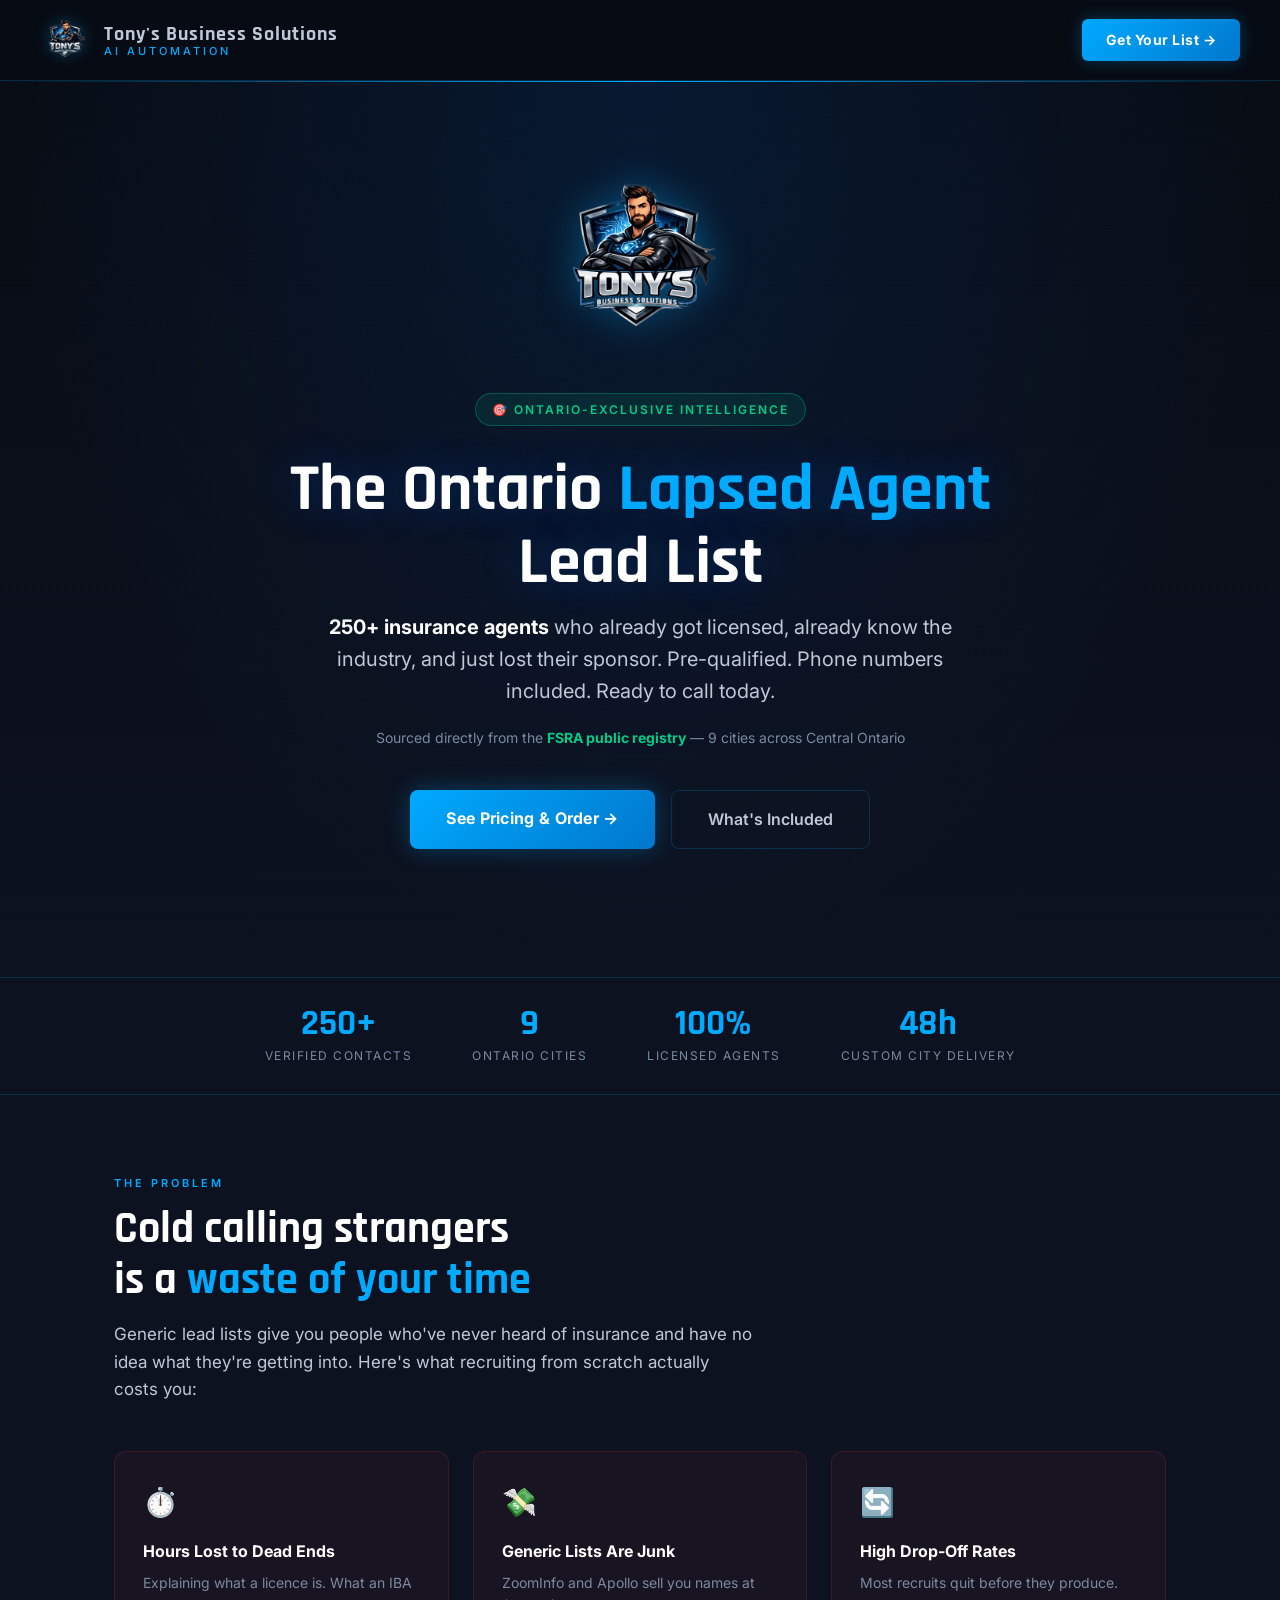
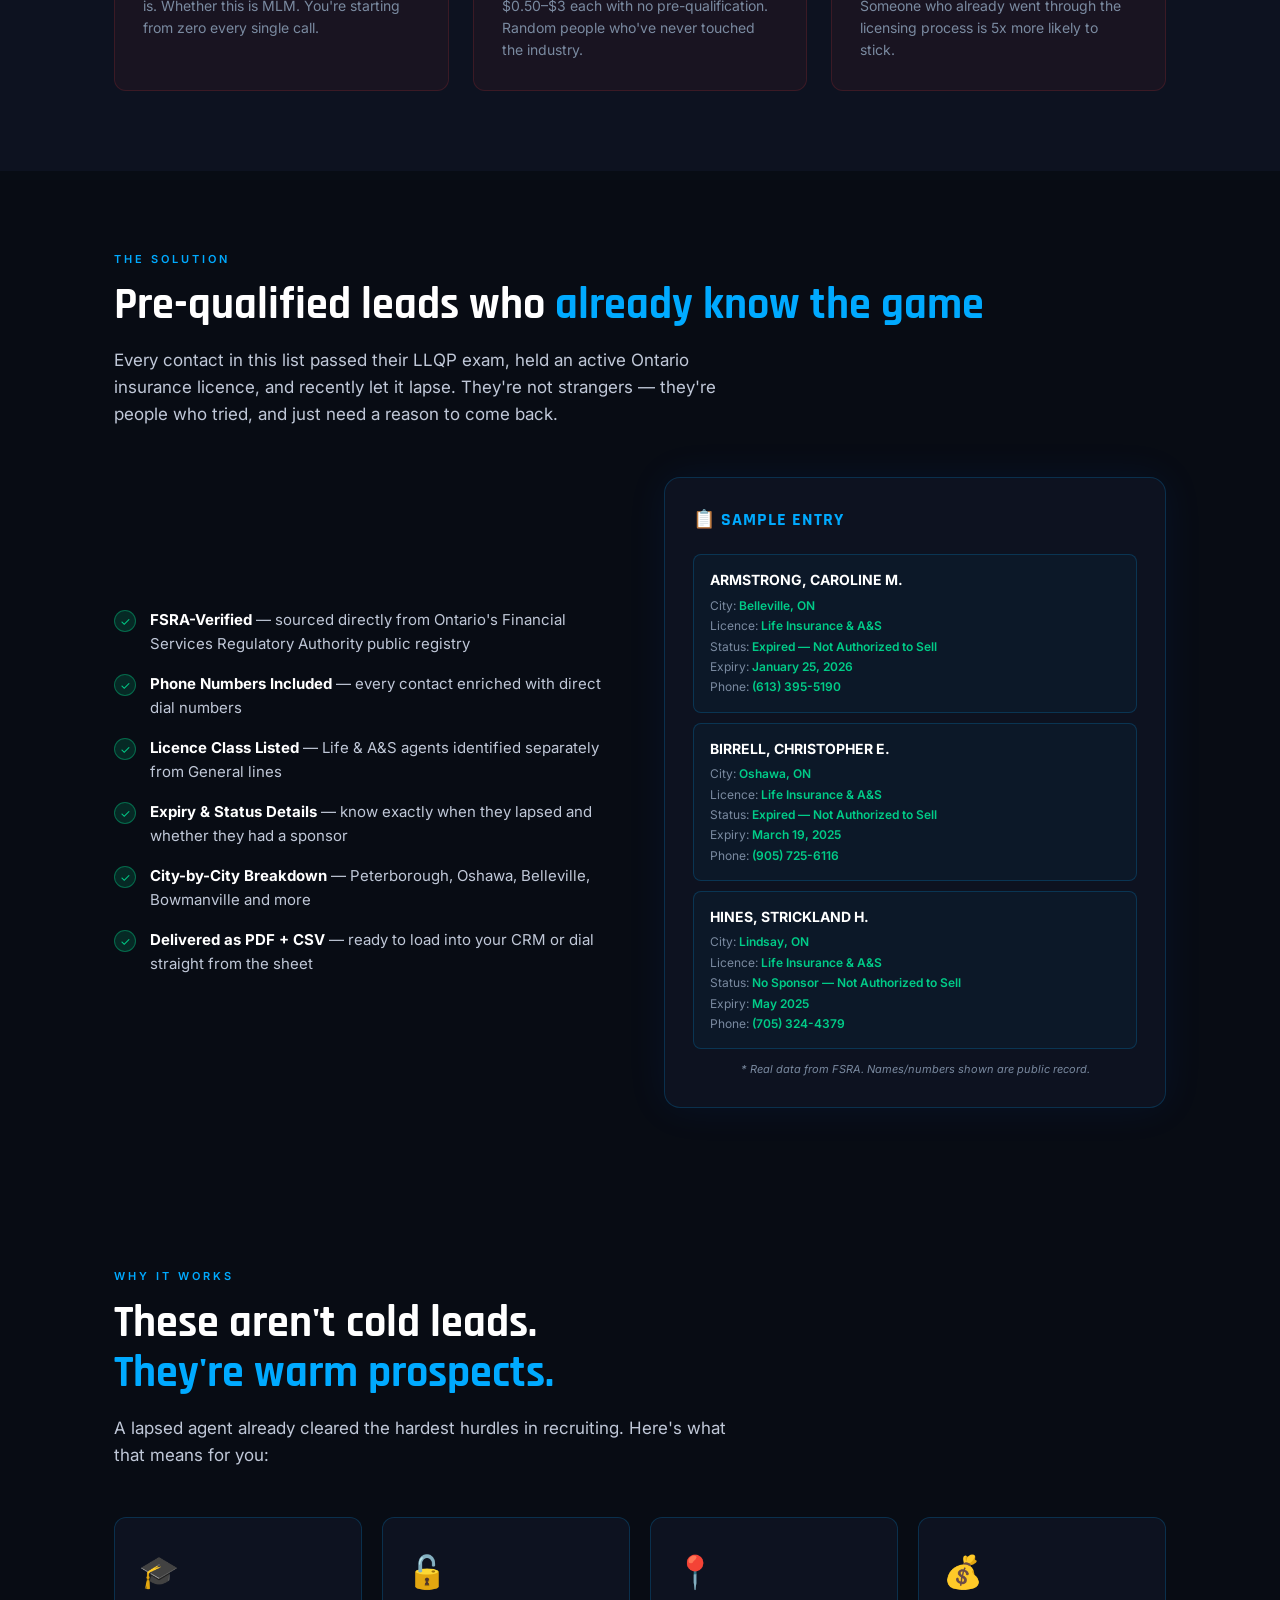
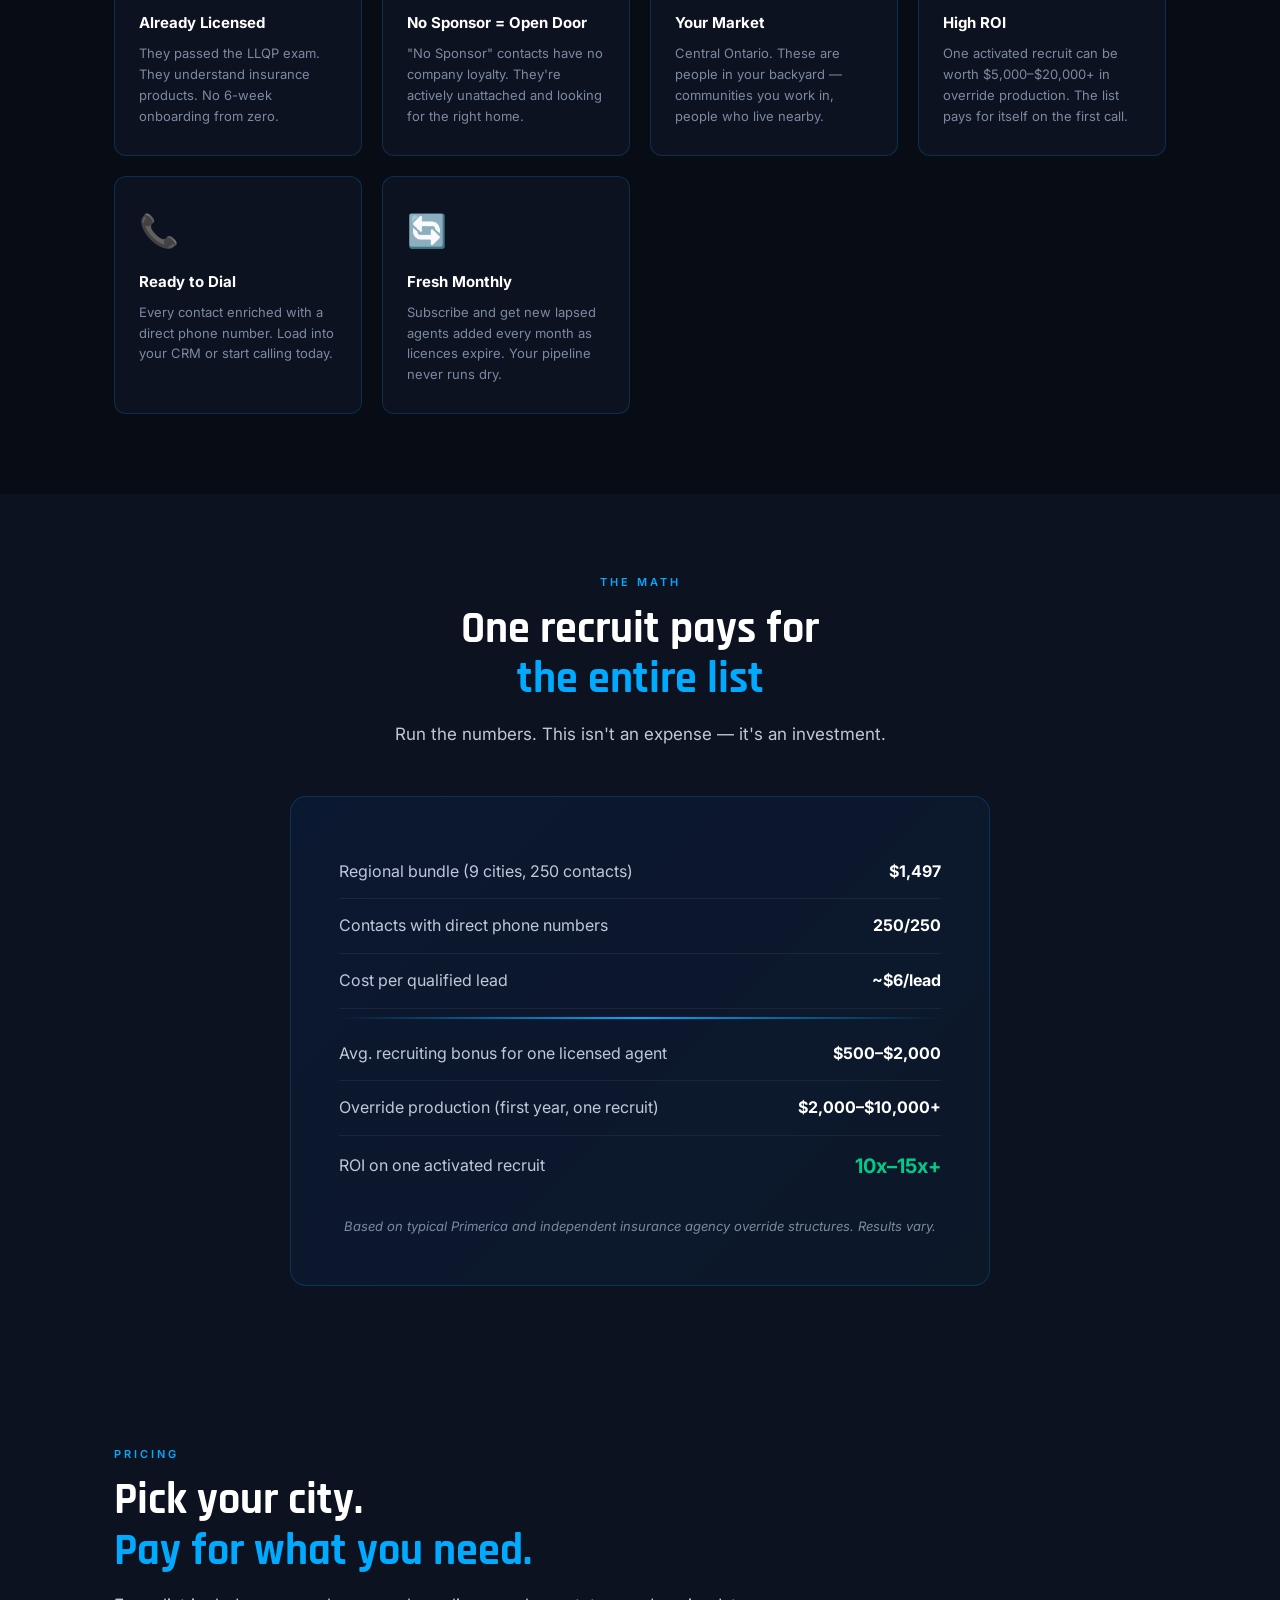
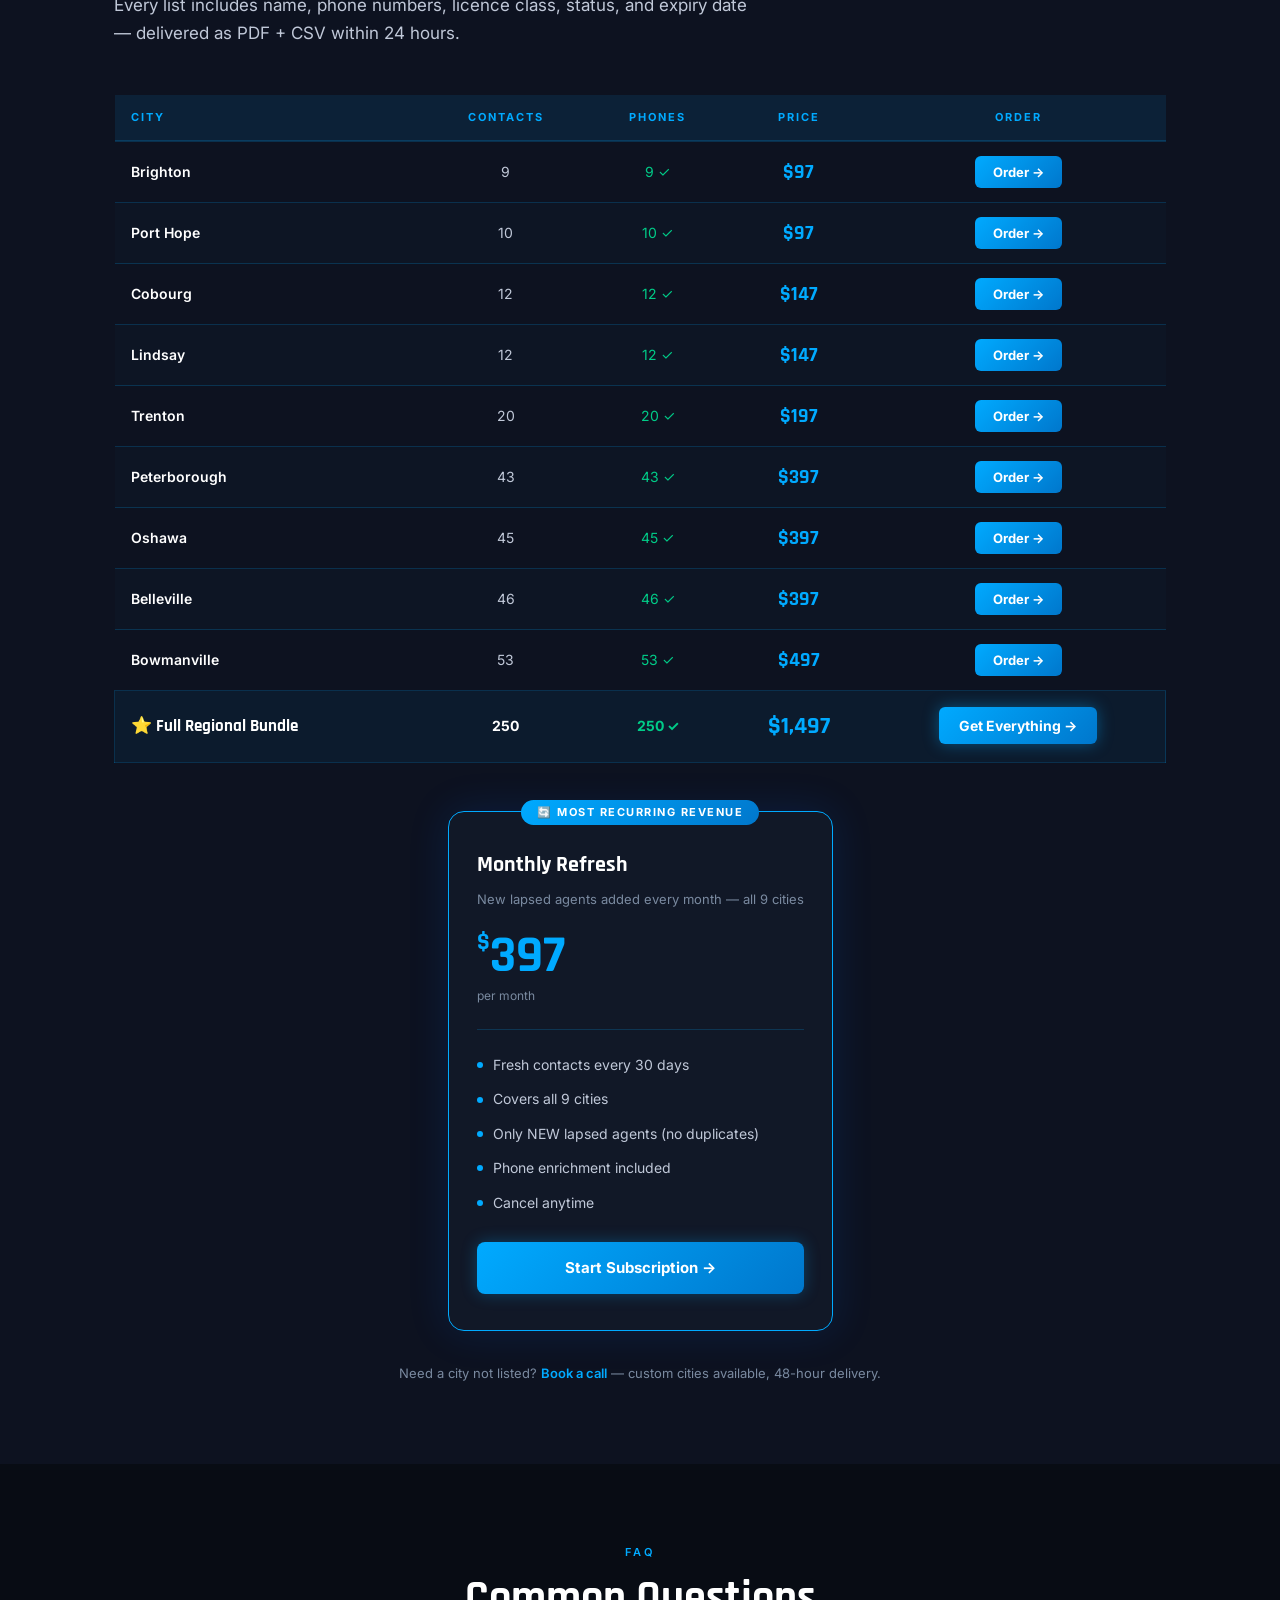
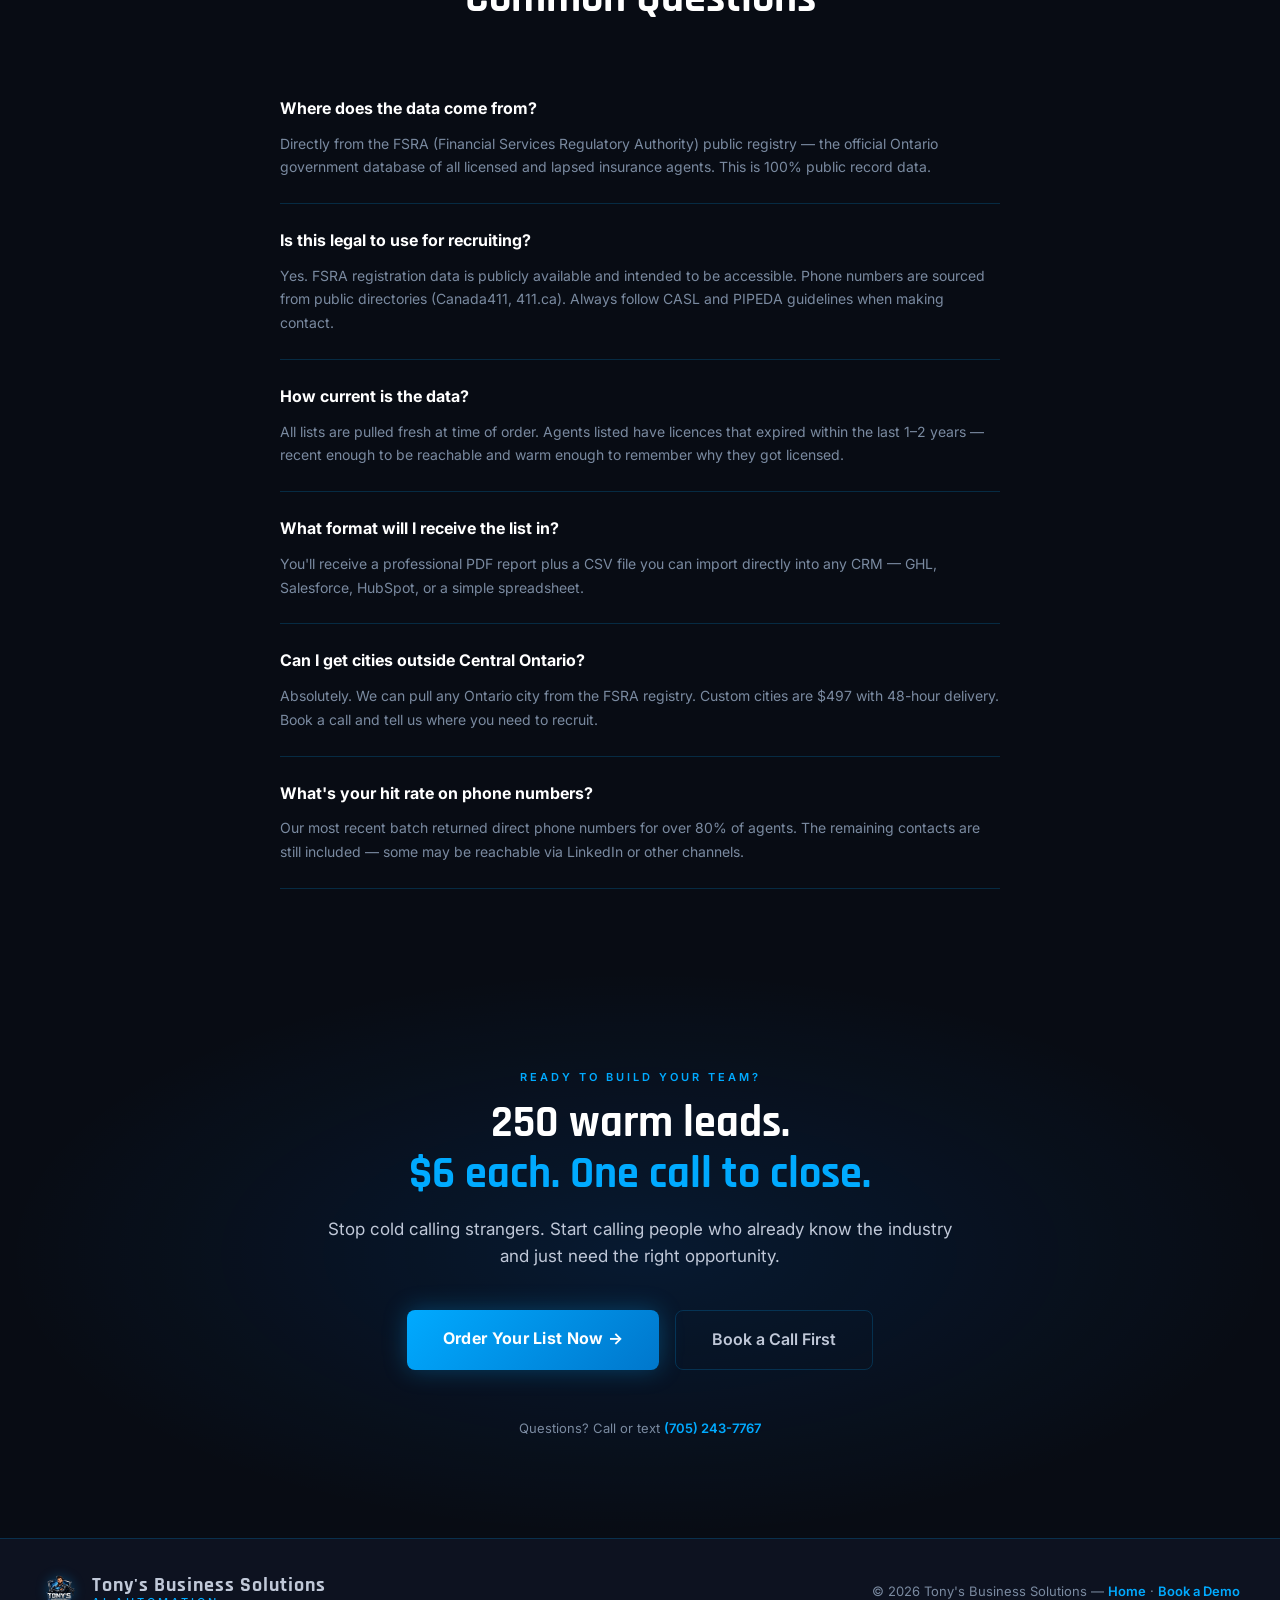
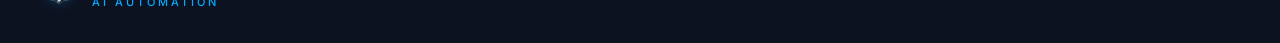
<file: leads.html>
<!DOCTYPE html>
<html lang="en">
<head>
  <meta charset="UTF-8" />
  <meta name="viewport" content="width=device-width, initial-scale=1.0" />
  <title>Ontario Insurance Agent Lead Lists | Tony's Business Solutions</title>
  <style>
    @import url('https://fonts.googleapis.com/css2?family=Rajdhani:wght@600;700&family=Inter:wght@400;500;600;700;800&display=swap');

    * { margin: 0; padding: 0; box-sizing: border-box; }

    :root {
      --blue: #00aaff;
      --blue-dark: #0077cc;
      --blue-glow: rgba(0, 170, 255, 0.3);
      --steel: #c0c8d8;
      --dark: #080c14;
      --dark2: #0d1220;
      --dark3: #111827;
      --border: rgba(0, 170, 255, 0.2);
      --text: #e0e8f0;
      --muted: #7a8aa0;
      --green: #00cc88;
      --green-glow: rgba(0, 204, 136, 0.2);
    }

    html { scroll-behavior: smooth; }

    body {
      font-family: 'Inter', sans-serif;
      background-color: var(--dark);
      color: var(--text);
      line-height: 1.6;
      overflow-x: hidden;
    }

    a { text-decoration: none; color: inherit; }

    /* ===== BACKGROUND ===== */
    .circuit-bg {
      position: fixed;
      top: 0; left: 0;
      width: 100%; height: 100%;
      pointer-events: none;
      z-index: 0;
      background:
        radial-gradient(ellipse at 20% 20%, rgba(0,100,255,0.06) 0%, transparent 60%),
        radial-gradient(ellipse at 80% 80%, rgba(0,170,255,0.04) 0%, transparent 60%);
    }

    /* ===== NAV ===== */
    nav {
      position: sticky;
      top: 0;
      z-index: 1000;
      display: flex;
      justify-content: space-between;
      align-items: center;
      padding: 14px 40px;
      background: rgba(8, 12, 20, 0.95);
      backdrop-filter: blur(12px);
      border-bottom: 1px solid var(--border);
    }

    .nav-logo {
      display: flex;
      align-items: center;
      gap: 12px;
    }

    .nav-logo img {
      height: 52px;
      width: auto;
      filter: drop-shadow(0 0 8px var(--blue-glow));
    }

    .nav-logo-text {
      font-family: 'Rajdhani', sans-serif;
      font-size: 20px;
      font-weight: 700;
      color: var(--steel);
      letter-spacing: 1px;
      line-height: 1.1;
    }

    .nav-logo-text span {
      display: block;
      font-size: 11px;
      font-family: 'Inter', sans-serif;
      font-weight: 500;
      color: var(--blue);
      letter-spacing: 3px;
      text-transform: uppercase;
    }

    .nav-cta {
      background: linear-gradient(135deg, var(--blue), var(--blue-dark));
      color: #fff;
      padding: 10px 24px;
      border-radius: 6px;
      font-weight: 700;
      font-size: 14px;
      letter-spacing: 0.5px;
      box-shadow: 0 0 16px var(--blue-glow);
      transition: all 0.2s;
    }

    .nav-cta:hover {
      box-shadow: 0 0 28px rgba(0,170,255,0.5);
      transform: translateY(-1px);
    }

    /* ===== HERO ===== */
    .hero {
      position: relative;
      z-index: 1;
      min-height: 85vh;
      display: flex;
      align-items: center;
      justify-content: center;
      text-align: center;
      padding: 80px 20px;
      background:
        radial-gradient(ellipse at 50% 0%, rgba(0,120,255,0.12) 0%, transparent 70%),
        linear-gradient(180deg, #080c14 0%, #0d1220 100%);
      overflow: hidden;
    }

    .hero::before {
      content: '';
      position: absolute;
      top: 0; left: 0; right: 0;
      height: 1px;
      background: linear-gradient(90deg, transparent, var(--blue), transparent);
    }

    .hero-content {
      position: relative;
      z-index: 2;
      max-width: 860px;
    }

    .hero-logo {
      width: 200px;
      height: auto;
      margin: 0 auto 32px;
      display: block;
      filter: drop-shadow(0 0 20px rgba(0,170,255,0.4));
      animation: float 4s ease-in-out infinite;
    }

    @keyframes float {
      0%, 100% { transform: translateY(0); }
      50% { transform: translateY(-8px); }
    }

    .hero-badge {
      display: inline-flex;
      align-items: center;
      gap: 8px;
      background: rgba(0,204,136,0.1);
      border: 1px solid rgba(0,204,136,0.3);
      color: var(--green);
      font-size: 12px;
      font-weight: 600;
      padding: 6px 16px;
      border-radius: 20px;
      margin-bottom: 28px;
      letter-spacing: 2px;
      text-transform: uppercase;
    }

    .hero h1 {
      font-family: 'Rajdhani', sans-serif;
      font-size: clamp(34px, 5.5vw, 66px);
      font-weight: 700;
      line-height: 1.1;
      margin-bottom: 12px;
      color: #fff;
      text-shadow: 0 0 40px rgba(0,100,255,0.3);
    }

    .hero h1 .accent { color: var(--blue); }

    .hero-sub {
      font-size: clamp(16px, 2vw, 20px);
      color: var(--steel);
      max-width: 680px;
      margin: 0 auto 20px;
      font-weight: 400;
    }

    .hero-sub strong { color: #fff; font-weight: 700; }

    .hero-proof {
      font-size: 14px;
      color: var(--muted);
      margin-bottom: 40px;
    }

    .hero-proof strong { color: var(--green); }

    .hero-cta-group {
      display: flex;
      gap: 16px;
      justify-content: center;
      flex-wrap: wrap;
      margin-bottom: 48px;
    }

    .btn-primary {
      background: linear-gradient(135deg, var(--blue), var(--blue-dark));
      color: #fff;
      padding: 16px 36px;
      border-radius: 8px;
      font-size: 16px;
      font-weight: 700;
      box-shadow: 0 0 24px var(--blue-glow);
      transition: all 0.2s;
      letter-spacing: 0.3px;
    }

    .btn-primary:hover {
      box-shadow: 0 0 40px rgba(0,170,255,0.6);
      transform: translateY(-2px);
    }

    .btn-secondary {
      background: transparent;
      color: var(--steel);
      padding: 16px 36px;
      border-radius: 8px;
      font-size: 16px;
      font-weight: 600;
      border: 1px solid var(--border);
      transition: all 0.2s;
    }

    .btn-secondary:hover {
      border-color: var(--blue);
      color: var(--blue);
    }

    /* ===== STAT BAR ===== */
    .stat-bar {
      position: relative;
      z-index: 1;
      background: var(--dark2);
      border-top: 1px solid var(--border);
      border-bottom: 1px solid var(--border);
      padding: 28px 40px;
      display: flex;
      justify-content: center;
      gap: 60px;
      flex-wrap: wrap;
    }

    .stat-item {
      text-align: center;
    }

    .stat-number {
      font-family: 'Rajdhani', sans-serif;
      font-size: 36px;
      font-weight: 700;
      color: var(--blue);
      line-height: 1;
    }

    .stat-label {
      font-size: 12px;
      color: var(--muted);
      text-transform: uppercase;
      letter-spacing: 1.5px;
      margin-top: 4px;
    }

    /* ===== SECTIONS ===== */
    section {
      position: relative;
      z-index: 1;
    }

    .section-inner {
      max-width: 1100px;
      margin: 0 auto;
      padding: 80px 24px;
    }

    .section-label {
      font-size: 11px;
      font-weight: 600;
      color: var(--blue);
      letter-spacing: 3px;
      text-transform: uppercase;
      margin-bottom: 12px;
    }

    .section-title {
      font-family: 'Rajdhani', sans-serif;
      font-size: clamp(28px, 4vw, 44px);
      font-weight: 700;
      color: #fff;
      margin-bottom: 16px;
      line-height: 1.15;
    }

    .section-title .accent { color: var(--blue); }

    .section-sub {
      font-size: 17px;
      color: var(--steel);
      max-width: 640px;
      margin-bottom: 48px;
    }

    /* ===== PROBLEM SECTION ===== */
    .problem {
      background: var(--dark2);
    }

    .problem-grid {
      display: grid;
      grid-template-columns: repeat(auto-fit, minmax(260px, 1fr));
      gap: 24px;
      margin-top: 48px;
    }

    .problem-card {
      background: rgba(255,60,60,0.05);
      border: 1px solid rgba(255,60,60,0.15);
      border-radius: 12px;
      padding: 28px;
    }

    .problem-icon {
      font-size: 28px;
      margin-bottom: 14px;
    }

    .problem-card h3 {
      font-size: 16px;
      font-weight: 700;
      color: #fff;
      margin-bottom: 8px;
    }

    .problem-card p {
      font-size: 14px;
      color: var(--muted);
      line-height: 1.6;
    }

    /* ===== WHAT IS IT ===== */
    .what-grid {
      display: grid;
      grid-template-columns: 1fr 1fr;
      gap: 48px;
      align-items: center;
    }

    @media (max-width: 768px) {
      .what-grid { grid-template-columns: 1fr; }
    }

    .what-list {
      list-style: none;
      display: flex;
      flex-direction: column;
      gap: 16px;
    }

    .what-list li {
      display: flex;
      align-items: flex-start;
      gap: 14px;
      font-size: 15px;
      color: var(--steel);
    }

    .what-list li .check {
      width: 22px;
      height: 22px;
      background: rgba(0,204,136,0.15);
      border: 1px solid rgba(0,204,136,0.4);
      border-radius: 50%;
      display: flex;
      align-items: center;
      justify-content: center;
      color: var(--green);
      font-size: 12px;
      flex-shrink: 0;
      margin-top: 2px;
    }

    .what-list li strong { color: #fff; }

    .sample-card {
      background: var(--dark2);
      border: 1px solid var(--border);
      border-radius: 16px;
      padding: 28px;
      box-shadow: 0 0 40px rgba(0,100,255,0.08);
    }

    .sample-card h4 {
      font-family: 'Rajdhani', sans-serif;
      font-size: 18px;
      font-weight: 700;
      color: var(--blue);
      margin-bottom: 20px;
      letter-spacing: 1px;
      text-transform: uppercase;
    }

    .sample-entry {
      background: rgba(0,170,255,0.04);
      border: 1px solid var(--border);
      border-radius: 8px;
      padding: 14px 16px;
      margin-bottom: 10px;
    }

    .sample-entry .name {
      font-weight: 700;
      color: #fff;
      font-size: 14px;
      margin-bottom: 4px;
    }

    .sample-entry .details {
      font-size: 12px;
      color: var(--muted);
      line-height: 1.7;
    }

    .sample-entry .details span {
      color: var(--green);
      font-weight: 600;
    }

    .sample-note {
      font-size: 11px;
      color: var(--muted);
      text-align: center;
      margin-top: 12px;
      font-style: italic;
    }

    /* ===== PRICING ===== */
    .pricing {
      background: var(--dark2);
    }

    .pricing-grid {
      display: grid;
      grid-template-columns: repeat(auto-fit, minmax(280px, 1fr));
      gap: 24px;
      margin-top: 48px;
    }

    .pricing-card {
      background: var(--dark3);
      border: 1px solid var(--border);
      border-radius: 16px;
      padding: 36px 28px;
      position: relative;
      transition: all 0.2s;
    }

    .pricing-card:hover {
      border-color: var(--blue);
      box-shadow: 0 0 32px rgba(0,100,255,0.12);
      transform: translateY(-4px);
    }

    .pricing-card.featured {
      border-color: var(--blue);
      box-shadow: 0 0 40px rgba(0,100,255,0.15);
    }

    .featured-badge {
      position: absolute;
      top: -12px;
      left: 50%;
      transform: translateX(-50%);
      background: linear-gradient(135deg, var(--blue), var(--blue-dark));
      color: #fff;
      font-size: 11px;
      font-weight: 700;
      padding: 4px 16px;
      border-radius: 20px;
      letter-spacing: 1.5px;
      text-transform: uppercase;
      white-space: nowrap;
    }

    .pricing-card h3 {
      font-family: 'Rajdhani', sans-serif;
      font-size: 22px;
      font-weight: 700;
      color: #fff;
      margin-bottom: 6px;
    }

    .pricing-city {
      font-size: 13px;
      color: var(--muted);
      margin-bottom: 20px;
    }

    .pricing-price {
      font-family: 'Rajdhani', sans-serif;
      font-size: 52px;
      font-weight: 700;
      color: var(--blue);
      line-height: 1;
      margin-bottom: 4px;
    }

    .pricing-price sup {
      font-size: 24px;
      vertical-align: top;
      margin-top: 8px;
    }

    .pricing-per {
      font-size: 12px;
      color: var(--muted);
      margin-bottom: 24px;
    }

    .pricing-divider {
      height: 1px;
      background: var(--border);
      margin-bottom: 24px;
    }

    .pricing-features {
      list-style: none;
      display: flex;
      flex-direction: column;
      gap: 12px;
      margin-bottom: 28px;
    }

    .pricing-features li {
      display: flex;
      align-items: center;
      gap: 10px;
      font-size: 14px;
      color: var(--steel);
    }

    .pricing-features li .dot {
      width: 6px;
      height: 6px;
      border-radius: 50%;
      background: var(--blue);
      flex-shrink: 0;
    }

    .pricing-cta {
      display: block;
      text-align: center;
      background: linear-gradient(135deg, var(--blue), var(--blue-dark));
      color: #fff;
      padding: 14px;
      border-radius: 8px;
      font-weight: 700;
      font-size: 15px;
      box-shadow: 0 0 16px var(--blue-glow);
      transition: all 0.2s;
    }

    .pricing-cta:hover {
      box-shadow: 0 0 28px rgba(0,170,255,0.5);
      transform: translateY(-1px);
    }

    .pricing-cta.outline {
      background: transparent;
      border: 1px solid var(--border);
      box-shadow: none;
      color: var(--steel);
    }

    .pricing-cta.outline:hover {
      border-color: var(--blue);
      color: var(--blue);
    }

    /* ===== WHY THESE LEADS ===== */
    .why-grid {
      display: grid;
      grid-template-columns: repeat(auto-fit, minmax(220px, 1fr));
      gap: 20px;
      margin-top: 48px;
    }

    .why-card {
      background: var(--dark2);
      border: 1px solid var(--border);
      border-radius: 12px;
      padding: 28px 24px;
      transition: all 0.2s;
    }

    .why-card:hover {
      border-color: var(--blue);
      box-shadow: 0 0 20px rgba(0,100,255,0.1);
    }

    .why-icon {
      font-size: 32px;
      margin-bottom: 14px;
    }

    .why-card h3 {
      font-size: 15px;
      font-weight: 700;
      color: #fff;
      margin-bottom: 8px;
    }

    .why-card p {
      font-size: 13px;
      color: var(--muted);
      line-height: 1.6;
    }

    /* ===== MATH SECTION ===== */
    .math {
      background: var(--dark2);
    }

    .math-box {
      background: linear-gradient(135deg, rgba(0,100,255,0.08), rgba(0,170,255,0.04));
      border: 1px solid var(--border);
      border-radius: 16px;
      padding: 48px;
      max-width: 700px;
      margin: 48px auto 0;
      text-align: center;
    }

    .math-row {
      display: flex;
      justify-content: space-between;
      align-items: center;
      padding: 14px 0;
      border-bottom: 1px solid rgba(255,255,255,0.06);
      font-size: 16px;
    }

    .math-row:last-of-type { border-bottom: none; }

    .math-label { color: var(--steel); }
    .math-value { font-weight: 700; color: #fff; }
    .math-value.green { color: var(--green); font-size: 20px; }

    .math-divider {
      height: 2px;
      background: linear-gradient(90deg, transparent, var(--blue), transparent);
      margin: 8px 0;
    }

    .math-note {
      font-size: 13px;
      color: var(--muted);
      margin-top: 20px;
      font-style: italic;
    }

    /* ===== FAQ ===== */
    .faq-list {
      max-width: 720px;
      margin: 48px auto 0;
    }

    .faq-item {
      border-bottom: 1px solid var(--border);
      padding: 24px 0;
    }

    .faq-item h3 {
      font-size: 16px;
      font-weight: 700;
      color: #fff;
      margin-bottom: 10px;
    }

    .faq-item p {
      font-size: 14px;
      color: var(--muted);
      line-height: 1.7;
    }

    /* ===== FINAL CTA ===== */
    .final-cta {
      background:
        radial-gradient(ellipse at 50% 50%, rgba(0,120,255,0.12) 0%, transparent 70%),
        var(--dark);
      text-align: center;
    }

    .final-cta .section-inner {
      padding: 100px 24px;
    }

    /* ===== FOOTER ===== */
    footer {
      position: relative;
      z-index: 1;
      background: var(--dark2);
      border-top: 1px solid var(--border);
      padding: 32px 40px;
      display: flex;
      justify-content: space-between;
      align-items: center;
      flex-wrap: wrap;
      gap: 16px;
    }

    .footer-logo {
      display: flex;
      align-items: center;
      gap: 12px;
    }

    .footer-logo img {
      height: 40px;
      filter: drop-shadow(0 0 6px var(--blue-glow));
    }

    footer p {
      font-size: 13px;
      color: var(--muted);
    }

    footer a {
      color: var(--blue);
      font-weight: 600;
    }

    /* ===== RESPONSIVE ===== */
    @media (max-width: 768px) {
      nav { padding: 14px 20px; }
      .stat-bar { gap: 32px; padding: 24px 20px; }
      .math-box { padding: 28px 20px; }
      .hero-cta-group { flex-direction: column; align-items: center; }
      footer { flex-direction: column; text-align: center; }
    }
  </style>
</head>
<body>

<div class="circuit-bg"></div>

<!-- NAV -->
<nav>
  <div class="nav-logo">
    <img src="logo.png" alt="Tony's Business Solutions" />
    <div class="nav-logo-text">
      Tony's Business Solutions
      <span>AI Automation</span>
    </div>
  </div>
  <a href="https://api.leadconnectorhq.com/widget/bookings/tony-decarlo-free-demo" class="nav-cta" target="_blank">Get Your List →</a>
</nav>

<!-- HERO -->
<section class="hero">
  <div class="hero-content">
    <img src="logo.png" alt="Tony's Business Solutions" class="hero-logo" />
    <div class="hero-badge">🎯 Ontario-Exclusive Intelligence</div>
    <h1>The Ontario <span class="accent">Lapsed Agent</span><br>Lead List</h1>
    <p class="hero-sub">
      <strong>250+ insurance agents</strong> who already got licensed, already know the industry,
      and just lost their sponsor. Pre-qualified. Phone numbers included. Ready to call today.
    </p>
    <p class="hero-proof">Sourced directly from the <strong>FSRA public registry</strong> — 9 cities across Central Ontario</p>
    <div class="hero-cta-group">
      <a href="#pricing" class="btn-primary">See Pricing & Order →</a>
      <a href="#what" class="btn-secondary">What's Included</a>
    </div>
  </div>
</section>

<!-- STAT BAR -->
<div class="stat-bar">
  <div class="stat-item">
    <div class="stat-number">250+</div>
    <div class="stat-label">Verified Contacts</div>
  </div>
  <div class="stat-item">
    <div class="stat-number">9</div>
    <div class="stat-label">Ontario Cities</div>
  </div>
  <div class="stat-item">
    <div class="stat-number">100%</div>
    <div class="stat-label">Licensed Agents</div>
  </div>
  <div class="stat-item">
    <div class="stat-number">48h</div>
    <div class="stat-label">Custom City Delivery</div>
  </div>
</div>

<!-- PROBLEM -->
<section class="problem">
  <div class="section-inner">
    <div class="section-label">The Problem</div>
    <h2 class="section-title">Cold calling strangers<br>is a <span class="accent">waste of your time</span></h2>
    <p class="section-sub">Generic lead lists give you people who've never heard of insurance and have no idea what they're getting into. Here's what recruiting from scratch actually costs you:</p>
    <div class="problem-grid">
      <div class="problem-card">
        <div class="problem-icon">⏱️</div>
        <h3>Hours Lost to Dead Ends</h3>
        <p>Explaining what a licence is. What an IBA is. Whether this is MLM. You're starting from zero every single call.</p>
      </div>
      <div class="problem-card">
        <div class="problem-icon">💸</div>
        <h3>Generic Lists Are Junk</h3>
        <p>ZoomInfo and Apollo sell you names at $0.50–$3 each with no pre-qualification. Random people who've never touched the industry.</p>
      </div>
      <div class="problem-card">
        <div class="problem-icon">🔄</div>
        <h3>High Drop-Off Rates</h3>
        <p>Most recruits quit before they produce. Someone who already went through the licensing process is 5x more likely to stick.</p>
      </div>
    </div>
  </div>
</section>

<!-- WHAT IS IT -->
<section id="what">
  <div class="section-inner">
    <div class="section-label">The Solution</div>
    <h2 class="section-title">Pre-qualified leads who <span class="accent">already know the game</span></h2>
    <p class="section-sub">Every contact in this list passed their LLQP exam, held an active Ontario insurance licence, and recently let it lapse. They're not strangers — they're people who tried, and just need a reason to come back.</p>
    <div class="what-grid">
      <ul class="what-list">
        <li>
          <span class="check">✓</span>
          <div><strong>FSRA-Verified</strong> — sourced directly from Ontario's Financial Services Regulatory Authority public registry</div>
        </li>
        <li>
          <span class="check">✓</span>
          <div><strong>Phone Numbers Included</strong> — every contact enriched with direct dial numbers</div>
        </li>
        <li>
          <span class="check">✓</span>
          <div><strong>Licence Class Listed</strong> — Life & A&S agents identified separately from General lines</div>
        </li>
        <li>
          <span class="check">✓</span>
          <div><strong>Expiry & Status Details</strong> — know exactly when they lapsed and whether they had a sponsor</div>
        </li>
        <li>
          <span class="check">✓</span>
          <div><strong>City-by-City Breakdown</strong> — Peterborough, Oshawa, Belleville, Bowmanville and more</div>
        </li>
        <li>
          <span class="check">✓</span>
          <div><strong>Delivered as PDF + CSV</strong> — ready to load into your CRM or dial straight from the sheet</div>
        </li>
      </ul>
      <div class="sample-card">
        <h4>📋 Sample Entry</h4>
        <div class="sample-entry">
          <div class="name">ARMSTRONG, CAROLINE M.</div>
          <div class="details">
            City: <span>Belleville, ON</span><br>
            Licence: <span>Life Insurance & A&S</span><br>
            Status: <span>Expired — Not Authorized to Sell</span><br>
            Expiry: <span>January 25, 2026</span><br>
            Phone: <span>(613) 395-5190</span>
          </div>
        </div>
        <div class="sample-entry">
          <div class="name">BIRRELL, CHRISTOPHER E.</div>
          <div class="details">
            City: <span>Oshawa, ON</span><br>
            Licence: <span>Life Insurance & A&S</span><br>
            Status: <span>Expired — Not Authorized to Sell</span><br>
            Expiry: <span>March 19, 2025</span><br>
            Phone: <span>(905) 725-6116</span>
          </div>
        </div>
        <div class="sample-entry">
          <div class="name">HINES, STRICKLAND H.</div>
          <div class="details">
            City: <span>Lindsay, ON</span><br>
            Licence: <span>Life Insurance & A&S</span><br>
            Status: <span>No Sponsor — Not Authorized to Sell</span><br>
            Expiry: <span>May 2025</span><br>
            Phone: <span>(705) 324-4379</span>
          </div>
        </div>
        <p class="sample-note">* Real data from FSRA. Names/numbers shown are public record.</p>
      </div>
    </div>
  </div>
</section>

<!-- WHY THESE LEADS -->
<section>
  <div class="section-inner">
    <div class="section-label">Why It Works</div>
    <h2 class="section-title">These aren't cold leads.<br><span class="accent">They're warm prospects.</span></h2>
    <p class="section-sub">A lapsed agent already cleared the hardest hurdles in recruiting. Here's what that means for you:</p>
    <div class="why-grid">
      <div class="why-card">
        <div class="why-icon">🎓</div>
        <h3>Already Licensed</h3>
        <p>They passed the LLQP exam. They understand insurance products. No 6-week onboarding from zero.</p>
      </div>
      <div class="why-card">
        <div class="why-icon">🔓</div>
        <h3>No Sponsor = Open Door</h3>
        <p>"No Sponsor" contacts have no company loyalty. They're actively unattached and looking for the right home.</p>
      </div>
      <div class="why-card">
        <div class="why-icon">📍</div>
        <h3>Your Market</h3>
        <p>Central Ontario. These are people in your backyard — communities you work in, people who live nearby.</p>
      </div>
      <div class="why-card">
        <div class="why-icon">💰</div>
        <h3>High ROI</h3>
        <p>One activated recruit can be worth $5,000–$20,000+ in override production. The list pays for itself on the first call.</p>
      </div>
      <div class="why-card">
        <div class="why-icon">📞</div>
        <h3>Ready to Dial</h3>
        <p>Every contact enriched with a direct phone number. Load into your CRM or start calling today.</p>
      </div>
      <div class="why-card">
        <div class="why-icon">🔄</div>
        <h3>Fresh Monthly</h3>
        <p>Subscribe and get new lapsed agents added every month as licences expire. Your pipeline never runs dry.</p>
      </div>
    </div>
  </div>
</section>

<!-- THE MATH -->
<section class="math">
  <div class="section-inner" style="text-align:center;">
    <div class="section-label">The Math</div>
    <h2 class="section-title">One recruit pays for<br><span class="accent">the entire list</span></h2>
    <p class="section-sub" style="margin:0 auto 0;">Run the numbers. This isn't an expense — it's an investment.</p>
    <div class="math-box">
      <div class="math-row">
        <span class="math-label">Regional bundle (9 cities, 250 contacts)</span>
        <span class="math-value">$1,497</span>
      </div>
      <div class="math-row">
        <span class="math-label">Contacts with direct phone numbers</span>
        <span class="math-value">250/250</span>
      </div>
      <div class="math-row">
        <span class="math-label">Cost per qualified lead</span>
        <span class="math-value">~$6/lead</span>
      </div>
      <div class="math-divider"></div>
      <div class="math-row">
        <span class="math-label">Avg. recruiting bonus for one licensed agent</span>
        <span class="math-value">$500–$2,000</span>
      </div>
      <div class="math-row">
        <span class="math-label">Override production (first year, one recruit)</span>
        <span class="math-value">$2,000–$10,000+</span>
      </div>
      <div class="math-row">
        <span class="math-label">ROI on one activated recruit</span>
        <span class="math-value green">10x–15x+</span>
      </div>
      <p class="math-note">Based on typical Primerica and independent insurance agency override structures. Results vary.</p>
    </div>
  </div>
</section>

<!-- PRICING -->
<section class="pricing" id="pricing">
  <div class="section-inner">
    <div class="section-label">Pricing</div>
    <h2 class="section-title">Pick your city.<br><span class="accent">Pay for what you need.</span></h2>
    <p class="section-sub">Every list includes name, phone numbers, licence class, status, and expiry date — delivered as PDF + CSV within 24 hours.</p>

    <!-- CITY TABLE -->
    <div style="overflow-x:auto; margin-bottom: 48px;">
      <table style="width:100%; border-collapse:collapse; font-size:14px;">
        <thead>
          <tr style="background:rgba(0,170,255,0.1); border-bottom:2px solid var(--border);">
            <th style="text-align:left; padding:14px 16px; color:var(--blue); font-size:11px; letter-spacing:2px; text-transform:uppercase;">City</th>
            <th style="text-align:center; padding:14px 16px; color:var(--blue); font-size:11px; letter-spacing:2px; text-transform:uppercase;">Contacts</th>
            <th style="text-align:center; padding:14px 16px; color:var(--blue); font-size:11px; letter-spacing:2px; text-transform:uppercase;">Phones</th>
            <th style="text-align:center; padding:14px 16px; color:var(--blue); font-size:11px; letter-spacing:2px; text-transform:uppercase;">Price</th>
            <th style="text-align:center; padding:14px 16px; color:var(--blue); font-size:11px; letter-spacing:2px; text-transform:uppercase;">Order</th>
          </tr>
        </thead>
        <tbody>
          <tr style="border-bottom:1px solid var(--border);">
            <td style="padding:14px 16px; font-weight:600; color:#fff;">Brighton</td>
            <td style="padding:14px 16px; text-align:center; color:var(--steel);">9</td>
            <td style="padding:14px 16px; text-align:center; color:var(--green);">9 ✓</td>
            <td style="padding:14px 16px; text-align:center; font-family:'Rajdhani',sans-serif; font-size:20px; font-weight:700; color:var(--blue);">$97</td>
            <td style="padding:14px 16px; text-align:center;"><a href="https://api.leadconnectorhq.com/widget/bookings/tony-decarlo-free-demo" target="_blank" style="background:linear-gradient(135deg,#00aaff,#0077cc);color:#fff;padding:8px 18px;border-radius:6px;font-size:13px;font-weight:700;">Order →</a></td>
          </tr>
          <tr style="border-bottom:1px solid var(--border); background:rgba(0,170,255,0.02);">
            <td style="padding:14px 16px; font-weight:600; color:#fff;">Port Hope</td>
            <td style="padding:14px 16px; text-align:center; color:var(--steel);">10</td>
            <td style="padding:14px 16px; text-align:center; color:var(--green);">10 ✓</td>
            <td style="padding:14px 16px; text-align:center; font-family:'Rajdhani',sans-serif; font-size:20px; font-weight:700; color:var(--blue);">$97</td>
            <td style="padding:14px 16px; text-align:center;"><a href="https://api.leadconnectorhq.com/widget/bookings/tony-decarlo-free-demo" target="_blank" style="background:linear-gradient(135deg,#00aaff,#0077cc);color:#fff;padding:8px 18px;border-radius:6px;font-size:13px;font-weight:700;">Order →</a></td>
          </tr>
          <tr style="border-bottom:1px solid var(--border);">
            <td style="padding:14px 16px; font-weight:600; color:#fff;">Cobourg</td>
            <td style="padding:14px 16px; text-align:center; color:var(--steel);">12</td>
            <td style="padding:14px 16px; text-align:center; color:var(--green);">12 ✓</td>
            <td style="padding:14px 16px; text-align:center; font-family:'Rajdhani',sans-serif; font-size:20px; font-weight:700; color:var(--blue);">$147</td>
            <td style="padding:14px 16px; text-align:center;"><a href="https://api.leadconnectorhq.com/widget/bookings/tony-decarlo-free-demo" target="_blank" style="background:linear-gradient(135deg,#00aaff,#0077cc);color:#fff;padding:8px 18px;border-radius:6px;font-size:13px;font-weight:700;">Order →</a></td>
          </tr>
          <tr style="border-bottom:1px solid var(--border); background:rgba(0,170,255,0.02);">
            <td style="padding:14px 16px; font-weight:600; color:#fff;">Lindsay</td>
            <td style="padding:14px 16px; text-align:center; color:var(--steel);">12</td>
            <td style="padding:14px 16px; text-align:center; color:var(--green);">12 ✓</td>
            <td style="padding:14px 16px; text-align:center; font-family:'Rajdhani',sans-serif; font-size:20px; font-weight:700; color:var(--blue);">$147</td>
            <td style="padding:14px 16px; text-align:center;"><a href="https://api.leadconnectorhq.com/widget/bookings/tony-decarlo-free-demo" target="_blank" style="background:linear-gradient(135deg,#00aaff,#0077cc);color:#fff;padding:8px 18px;border-radius:6px;font-size:13px;font-weight:700;">Order →</a></td>
          </tr>
          <tr style="border-bottom:1px solid var(--border);">
            <td style="padding:14px 16px; font-weight:600; color:#fff;">Trenton</td>
            <td style="padding:14px 16px; text-align:center; color:var(--steel);">20</td>
            <td style="padding:14px 16px; text-align:center; color:var(--green);">20 ✓</td>
            <td style="padding:14px 16px; text-align:center; font-family:'Rajdhani',sans-serif; font-size:20px; font-weight:700; color:var(--blue);">$197</td>
            <td style="padding:14px 16px; text-align:center;"><a href="https://api.leadconnectorhq.com/widget/bookings/tony-decarlo-free-demo" target="_blank" style="background:linear-gradient(135deg,#00aaff,#0077cc);color:#fff;padding:8px 18px;border-radius:6px;font-size:13px;font-weight:700;">Order →</a></td>
          </tr>
          <tr style="border-bottom:1px solid var(--border); background:rgba(0,170,255,0.02);">
            <td style="padding:14px 16px; font-weight:600; color:#fff;">Peterborough</td>
            <td style="padding:14px 16px; text-align:center; color:var(--steel);">43</td>
            <td style="padding:14px 16px; text-align:center; color:var(--green);">43 ✓</td>
            <td style="padding:14px 16px; text-align:center; font-family:'Rajdhani',sans-serif; font-size:20px; font-weight:700; color:var(--blue);">$397</td>
            <td style="padding:14px 16px; text-align:center;"><a href="https://api.leadconnectorhq.com/widget/bookings/tony-decarlo-free-demo" target="_blank" style="background:linear-gradient(135deg,#00aaff,#0077cc);color:#fff;padding:8px 18px;border-radius:6px;font-size:13px;font-weight:700;">Order →</a></td>
          </tr>
          <tr style="border-bottom:1px solid var(--border);">
            <td style="padding:14px 16px; font-weight:600; color:#fff;">Oshawa</td>
            <td style="padding:14px 16px; text-align:center; color:var(--steel);">45</td>
            <td style="padding:14px 16px; text-align:center; color:var(--green);">45 ✓</td>
            <td style="padding:14px 16px; text-align:center; font-family:'Rajdhani',sans-serif; font-size:20px; font-weight:700; color:var(--blue);">$397</td>
            <td style="padding:14px 16px; text-align:center;"><a href="https://api.leadconnectorhq.com/widget/bookings/tony-decarlo-free-demo" target="_blank" style="background:linear-gradient(135deg,#00aaff,#0077cc);color:#fff;padding:8px 18px;border-radius:6px;font-size:13px;font-weight:700;">Order →</a></td>
          </tr>
          <tr style="border-bottom:1px solid var(--border); background:rgba(0,170,255,0.02);">
            <td style="padding:14px 16px; font-weight:600; color:#fff;">Belleville</td>
            <td style="padding:14px 16px; text-align:center; color:var(--steel);">46</td>
            <td style="padding:14px 16px; text-align:center; color:var(--green);">46 ✓</td>
            <td style="padding:14px 16px; text-align:center; font-family:'Rajdhani',sans-serif; font-size:20px; font-weight:700; color:var(--blue);">$397</td>
            <td style="padding:14px 16px; text-align:center;"><a href="https://api.leadconnectorhq.com/widget/bookings/tony-decarlo-free-demo" target="_blank" style="background:linear-gradient(135deg,#00aaff,#0077cc);color:#fff;padding:8px 18px;border-radius:6px;font-size:13px;font-weight:700;">Order →</a></td>
          </tr>
          <tr style="border-bottom:1px solid var(--border);">
            <td style="padding:14px 16px; font-weight:600; color:#fff;">Bowmanville</td>
            <td style="padding:14px 16px; text-align:center; color:var(--steel);">53</td>
            <td style="padding:14px 16px; text-align:center; color:var(--green);">53 ✓</td>
            <td style="padding:14px 16px; text-align:center; font-family:'Rajdhani',sans-serif; font-size:20px; font-weight:700; color:var(--blue);">$497</td>
            <td style="padding:14px 16px; text-align:center;"><a href="https://api.leadconnectorhq.com/widget/bookings/tony-decarlo-free-demo" target="_blank" style="background:linear-gradient(135deg,#00aaff,#0077cc);color:#fff;padding:8px 18px;border-radius:6px;font-size:13px;font-weight:700;">Order →</a></td>
          </tr>
          <tr style="background:rgba(0,170,255,0.06); border:1px solid var(--border);">
            <td style="padding:16px; font-family:'Rajdhani',sans-serif; font-size:17px; font-weight:700; color:#fff;">⭐ Full Regional Bundle</td>
            <td style="padding:16px; text-align:center; font-weight:700; color:#fff;">250</td>
            <td style="padding:16px; text-align:center; color:var(--green); font-weight:700;">250 ✓</td>
            <td style="padding:16px; text-align:center; font-family:'Rajdhani',sans-serif; font-size:24px; font-weight:700; color:var(--blue);">$1,497</td>
            <td style="padding:16px; text-align:center;"><a href="https://api.leadconnectorhq.com/widget/bookings/tony-decarlo-free-demo" target="_blank" style="background:linear-gradient(135deg,#00aaff,#0077cc);color:#fff;padding:10px 20px;border-radius:6px;font-size:14px;font-weight:700;box-shadow:0 0 16px rgba(0,170,255,0.4);">Get Everything →</a></td>
          </tr>
        </tbody>
      </table>
    </div>

    <div class="pricing-grid">

      <div class="pricing-card featured" style="max-width:420px; margin:0 auto;">
        <div class="featured-badge">🔄 Most Recurring Revenue</div>
        <h3>Monthly Refresh</h3>
        <div class="pricing-city">New lapsed agents added every month — all 9 cities</div>
        <div class="pricing-price"><sup>$</sup>397</div>
        <div class="pricing-per">per month</div>
        <div class="pricing-divider"></div>
        <ul class="pricing-features">
          <li><span class="dot"></span>Fresh contacts every 30 days</li>
          <li><span class="dot"></span>Covers all 9 cities</li>
          <li><span class="dot"></span>Only NEW lapsed agents (no duplicates)</li>
          <li><span class="dot"></span>Phone enrichment included</li>
          <li><span class="dot"></span>Cancel anytime</li>
        </ul>
        <a href="https://api.leadconnectorhq.com/widget/bookings/tony-decarlo-free-demo" class="pricing-cta" target="_blank">Start Subscription →</a>
      </div>

    </div>

    <p style="text-align:center; color:var(--muted); font-size:13px; margin-top:32px;">
      Need a city not listed? <a href="https://api.leadconnectorhq.com/widget/bookings/tony-decarlo-free-demo" style="color:var(--blue); font-weight:600;" target="_blank">Book a call</a> — custom cities available, 48-hour delivery.
    </p>
  </div>
</section>

<!-- FAQ -->
<section>
  <div class="section-inner">
    <div class="section-label" style="text-align:center;">FAQ</div>
    <h2 class="section-title" style="text-align:center;">Common Questions</h2>
    <div class="faq-list">
      <div class="faq-item">
        <h3>Where does the data come from?</h3>
        <p>Directly from the FSRA (Financial Services Regulatory Authority) public registry — the official Ontario government database of all licensed and lapsed insurance agents. This is 100% public record data.</p>
      </div>
      <div class="faq-item">
        <h3>Is this legal to use for recruiting?</h3>
        <p>Yes. FSRA registration data is publicly available and intended to be accessible. Phone numbers are sourced from public directories (Canada411, 411.ca). Always follow CASL and PIPEDA guidelines when making contact.</p>
      </div>
      <div class="faq-item">
        <h3>How current is the data?</h3>
        <p>All lists are pulled fresh at time of order. Agents listed have licences that expired within the last 1–2 years — recent enough to be reachable and warm enough to remember why they got licensed.</p>
      </div>
      <div class="faq-item">
        <h3>What format will I receive the list in?</h3>
        <p>You'll receive a professional PDF report plus a CSV file you can import directly into any CRM — GHL, Salesforce, HubSpot, or a simple spreadsheet.</p>
      </div>
      <div class="faq-item">
        <h3>Can I get cities outside Central Ontario?</h3>
        <p>Absolutely. We can pull any Ontario city from the FSRA registry. Custom cities are $497 with 48-hour delivery. Book a call and tell us where you need to recruit.</p>
      </div>
      <div class="faq-item">
        <h3>What's your hit rate on phone numbers?</h3>
        <p>Our most recent batch returned direct phone numbers for over 80% of agents. The remaining contacts are still included — some may be reachable via LinkedIn or other channels.</p>
      </div>
    </div>
  </div>
</section>

<!-- FINAL CTA -->
<section class="final-cta">
  <div class="section-inner">
    <div class="section-label">Ready to Build Your Team?</div>
    <h2 class="section-title">250 warm leads.<br><span class="accent">$6 each. One call to close.</span></h2>
    <p class="section-sub" style="margin: 0 auto 40px;">Stop cold calling strangers. Start calling people who already know the industry and just need the right opportunity.</p>
    <div class="hero-cta-group">
      <a href="https://api.leadconnectorhq.com/widget/bookings/tony-decarlo-free-demo" class="btn-primary" target="_blank">Order Your List Now →</a>
      <a href="https://api.leadconnectorhq.com/widget/bookings/tony-decarlo-free-demo" class="btn-secondary" target="_blank">Book a Call First</a>
    </div>
    <p style="font-size:13px; color:var(--muted); margin-top:24px;">Questions? Call or text <a href="tel:+17052437767" style="color:var(--blue); font-weight:600;">(705) 243-7767</a></p>
  </div>
</section>

<!-- FOOTER -->
<footer>
  <div class="footer-logo">
    <img src="logo.png" alt="Tony's Business Solutions" />
    <div class="nav-logo-text">
      Tony's Business Solutions
      <span>AI Automation</span>
    </div>
  </div>
  <p>© 2026 Tony's Business Solutions — <a href="index.html">Home</a> · <a href="https://api.leadconnectorhq.com/widget/bookings/tony-decarlo-free-demo" target="_blank">Book a Demo</a></p>
</footer>

</body>
</html>
</file>
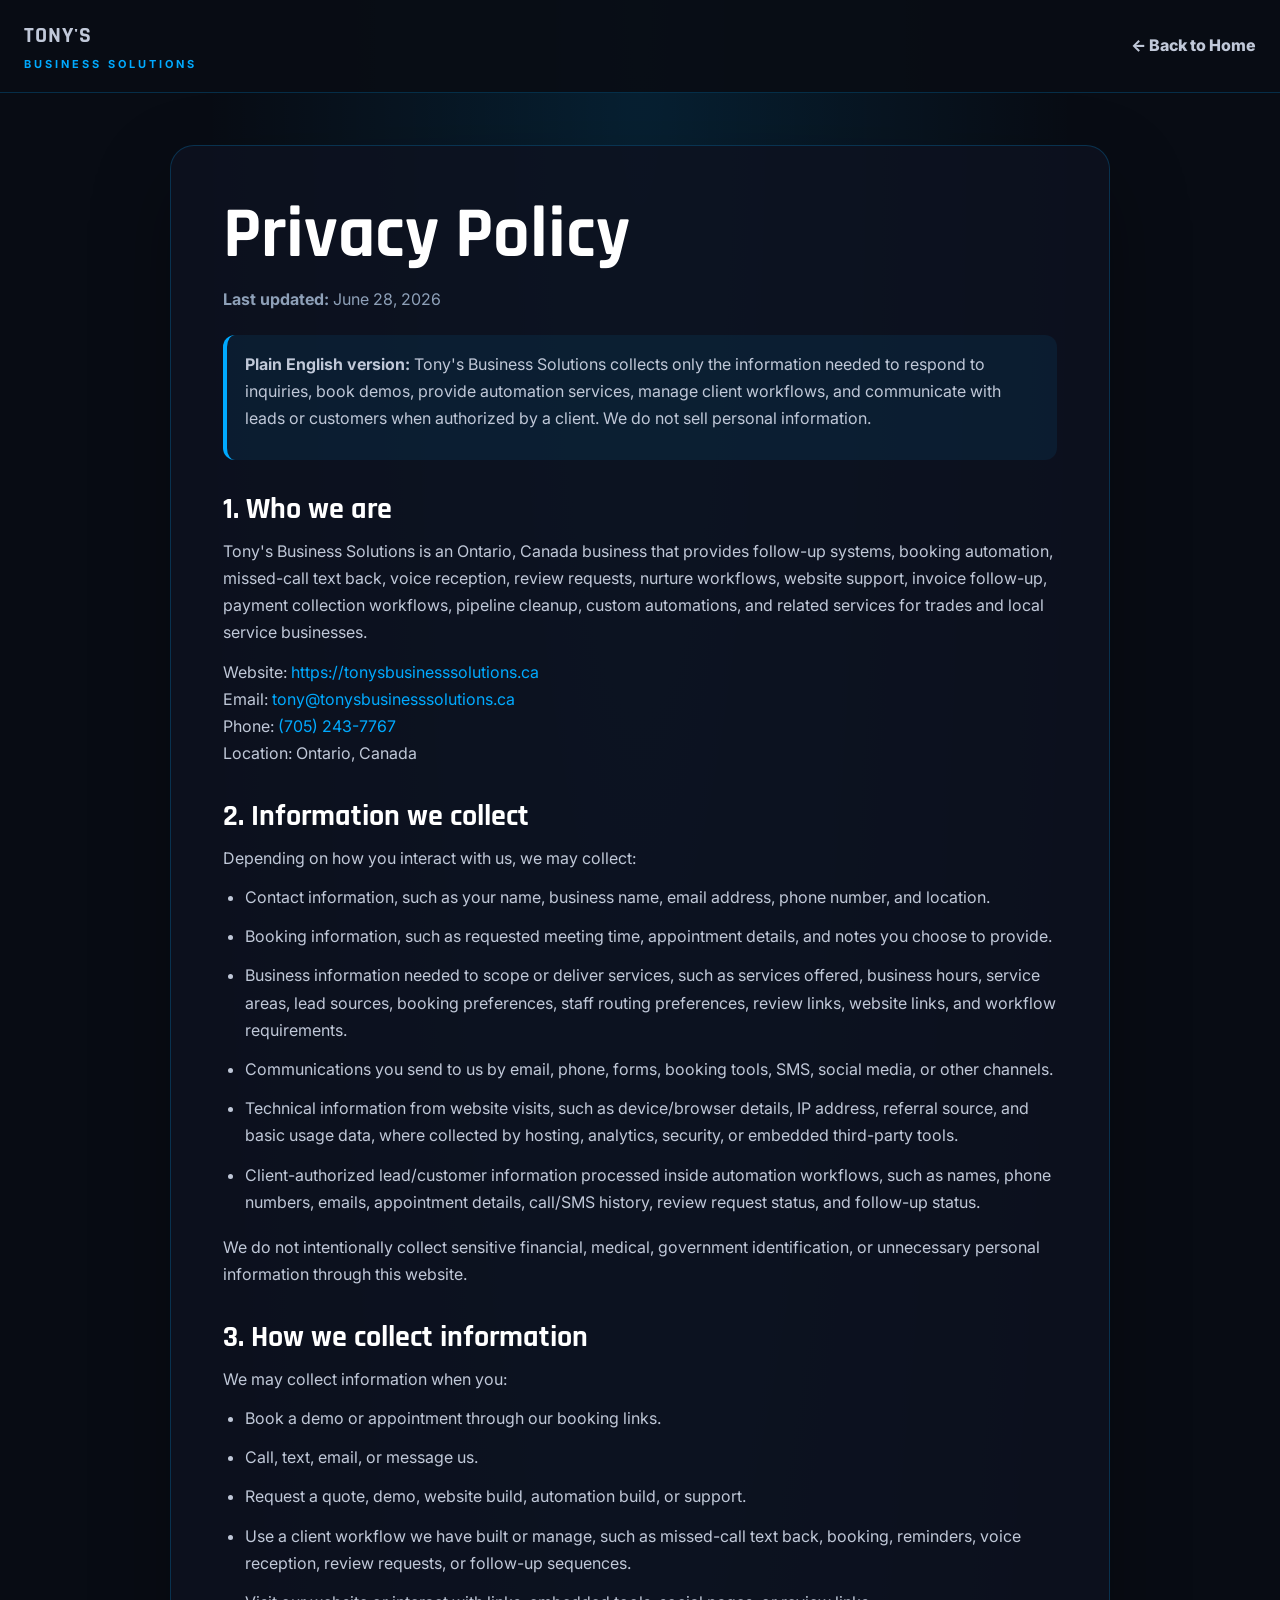
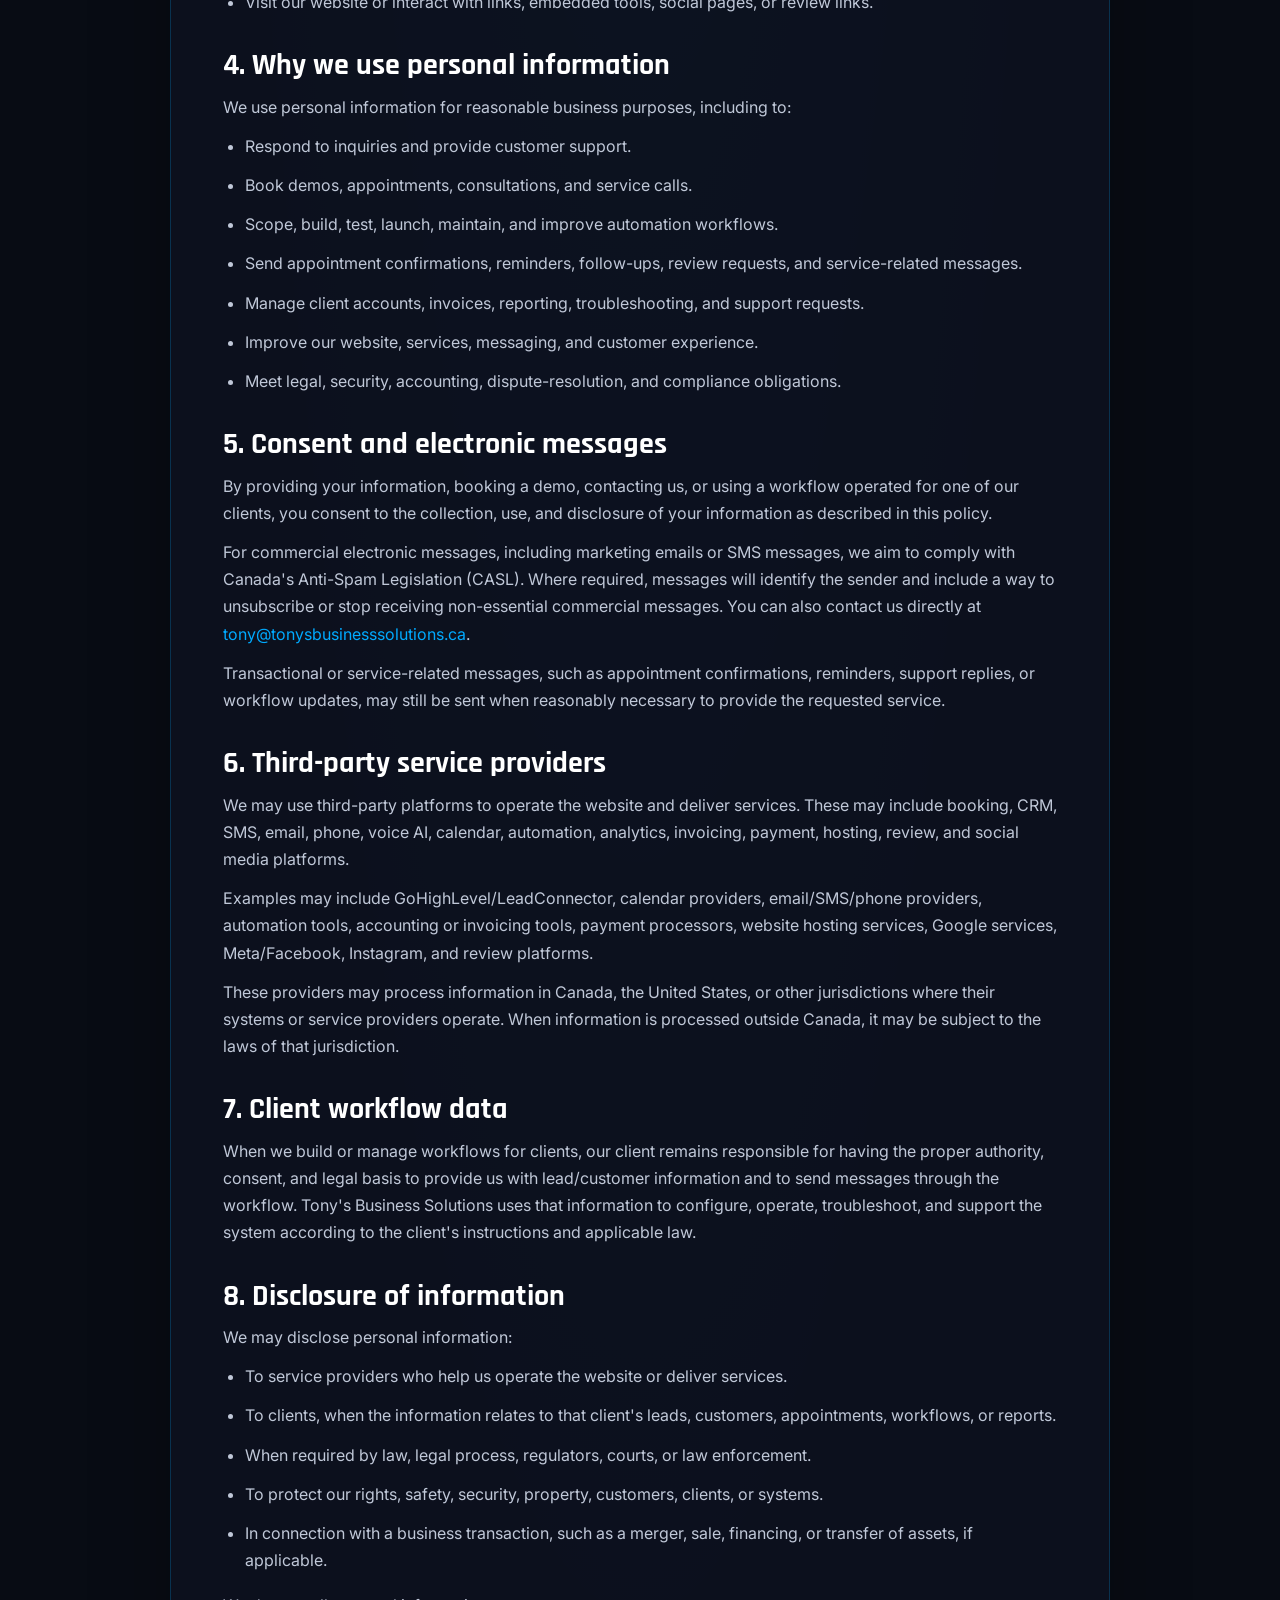
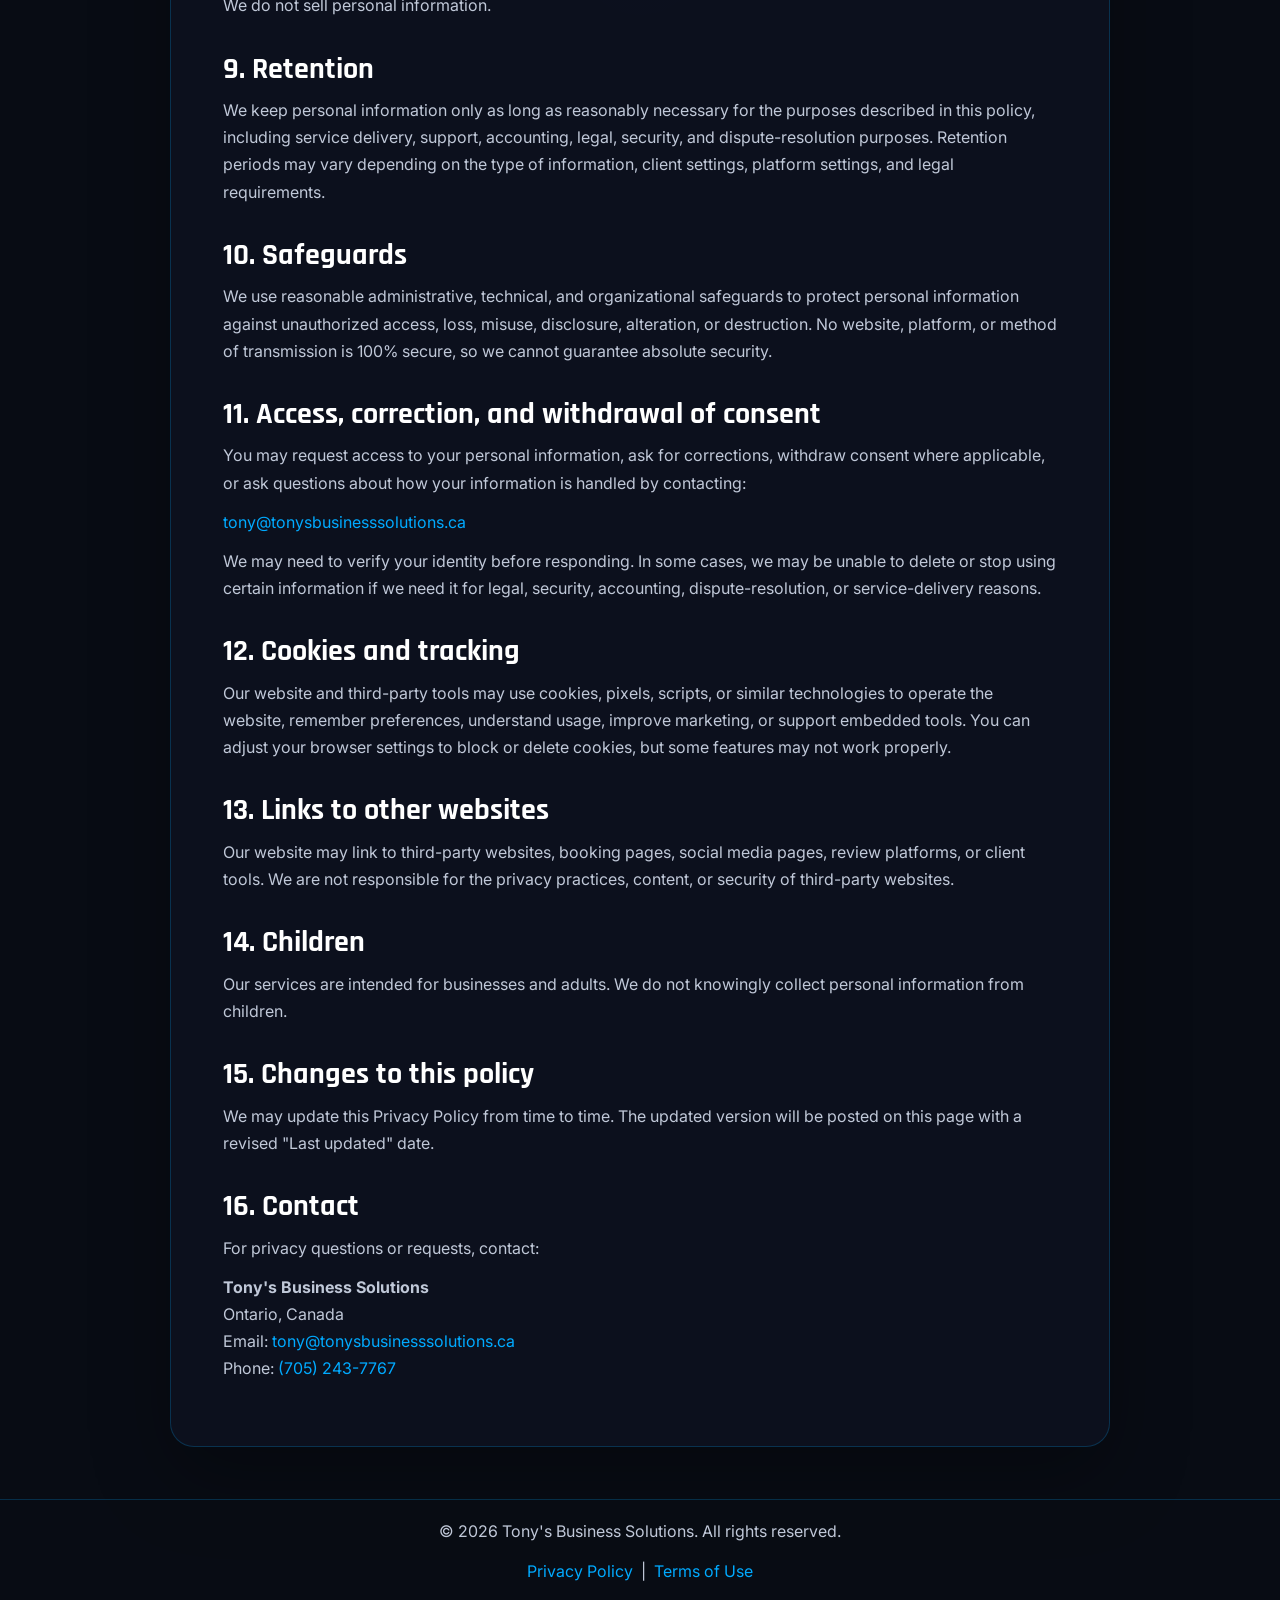
<file: privacy-policy.html>
<!DOCTYPE html>
<html lang="en">
<head>
  <meta charset="UTF-8" />
  <meta name="viewport" content="width=device-width, initial-scale=1.0" />
  <meta name="description" content="Privacy Policy for Tony's Business Solutions, an Ontario business providing follow-up systems, booking automation, voice reception, SMS, email, review requests, and workflow automation for local service businesses." />
  <title>Privacy Policy | Tony's Business Solutions</title>
  <style>
    @import url('https://fonts.googleapis.com/css2?family=Rajdhani:wght@600;700&family=Inter:wght@400;500;600;700;800&display=swap');
    * { margin: 0; padding: 0; box-sizing: border-box; }
    :root { --blue:#00aaff; --blue-dark:#0077cc; --steel:#c0c8d8; --dark:#080c14; --dark2:#0d1220; --card:rgba(13,18,32,.86); --border:rgba(0,170,255,.22); --text:#e0e8f0; --muted:#8ea0b8; --white:#fff; }
    body { font-family:'Inter',sans-serif; background:radial-gradient(ellipse at 50% 0%, rgba(0,170,255,.13), transparent 48%), var(--dark); color:var(--text); line-height:1.7; }
    a { color:var(--blue); text-decoration:none; }
    a:hover { text-decoration:underline; }
    nav, footer { background:rgba(8,12,20,.92); border-bottom:1px solid var(--border); padding:18px 24px; }
    nav { display:flex; justify-content:space-between; align-items:center; gap:18px; }
    .brand { font-family:'Rajdhani',sans-serif; text-transform:uppercase; color:var(--steel); font-size:22px; font-weight:700; letter-spacing:1px; }
    .brand span { display:block; font-family:'Inter',sans-serif; color:var(--blue); font-size:11px; letter-spacing:3px; }
    .back { color:var(--steel); font-weight:800; }
    main { width:min(940px, calc(100% - 32px)); margin:52px auto; }
    .card { background:var(--card); border:1px solid var(--border); border-radius:24px; padding:clamp(24px, 5vw, 52px); box-shadow:0 30px 80px rgba(0,0,0,.28); }
    h1, h2 { font-family:'Rajdhani',sans-serif; color:var(--white); line-height:1.05; }
    h1 { font-size:clamp(42px, 7vw, 72px); margin-bottom:12px; }
    h2 { font-size:30px; margin:34px 0 12px; }
    p, li { color:var(--steel); margin-bottom:12px; }
    ul { padding-left:22px; margin-bottom:18px; }
    .muted { color:var(--muted); }
    .notice { border-left:4px solid var(--blue); background:rgba(0,170,255,.08); padding:16px 18px; border-radius:12px; margin:22px 0; }
    footer { border-top:1px solid var(--border); border-bottom:0; text-align:center; color:var(--muted); }
    @media (max-width:700px){ nav { align-items:flex-start; flex-direction:column; } }
  </style>
</head>
<body>
  <nav>
    <a href="index.html" class="brand">Tony's<span>Business Solutions</span></a>
    <a href="index.html" class="back">← Back to Home</a>
  </nav>

  <main>
    <section class="card">
      <h1>Privacy Policy</h1>
      <p class="muted"><strong>Last updated:</strong> June 28, 2026</p>

      <div class="notice">
        <p><strong>Plain English version:</strong> Tony's Business Solutions collects only the information needed to respond to inquiries, book demos, provide automation services, manage client workflows, and communicate with leads or customers when authorized by a client. We do not sell personal information.</p>
      </div>

      <h2>1. Who we are</h2>
      <p>Tony's Business Solutions is an Ontario, Canada business that provides follow-up systems, booking automation, missed-call text back, voice reception, review requests, nurture workflows, website support, invoice follow-up, payment collection workflows, pipeline cleanup, custom automations, and related services for trades and local service businesses.</p>
      <p>Website: <a href="https://tonysbusinesssolutions.ca">https://tonysbusinesssolutions.ca</a><br>
      Email: <a href="mailto:tony@tonysbusinesssolutions.ca">tony@tonysbusinesssolutions.ca</a><br>
      Phone: <a href="tel:17052437767">(705) 243-7767</a><br>
      Location: Ontario, Canada</p>

      <h2>2. Information we collect</h2>
      <p>Depending on how you interact with us, we may collect:</p>
      <ul>
        <li>Contact information, such as your name, business name, email address, phone number, and location.</li>
        <li>Booking information, such as requested meeting time, appointment details, and notes you choose to provide.</li>
        <li>Business information needed to scope or deliver services, such as services offered, business hours, service areas, lead sources, booking preferences, staff routing preferences, review links, website links, and workflow requirements.</li>
        <li>Communications you send to us by email, phone, forms, booking tools, SMS, social media, or other channels.</li>
        <li>Technical information from website visits, such as device/browser details, IP address, referral source, and basic usage data, where collected by hosting, analytics, security, or embedded third-party tools.</li>
        <li>Client-authorized lead/customer information processed inside automation workflows, such as names, phone numbers, emails, appointment details, call/SMS history, review request status, and follow-up status.</li>
      </ul>
      <p>We do not intentionally collect sensitive financial, medical, government identification, or unnecessary personal information through this website.</p>

      <h2>3. How we collect information</h2>
      <p>We may collect information when you:</p>
      <ul>
        <li>Book a demo or appointment through our booking links.</li>
        <li>Call, text, email, or message us.</li>
        <li>Request a quote, demo, website build, automation build, or support.</li>
        <li>Use a client workflow we have built or manage, such as missed-call text back, booking, reminders, voice reception, review requests, or follow-up sequences.</li>
        <li>Visit our website or interact with links, embedded tools, social pages, or review links.</li>
      </ul>

      <h2>4. Why we use personal information</h2>
      <p>We use personal information for reasonable business purposes, including to:</p>
      <ul>
        <li>Respond to inquiries and provide customer support.</li>
        <li>Book demos, appointments, consultations, and service calls.</li>
        <li>Scope, build, test, launch, maintain, and improve automation workflows.</li>
        <li>Send appointment confirmations, reminders, follow-ups, review requests, and service-related messages.</li>
        <li>Manage client accounts, invoices, reporting, troubleshooting, and support requests.</li>
        <li>Improve our website, services, messaging, and customer experience.</li>
        <li>Meet legal, security, accounting, dispute-resolution, and compliance obligations.</li>
      </ul>

      <h2>5. Consent and electronic messages</h2>
      <p>By providing your information, booking a demo, contacting us, or using a workflow operated for one of our clients, you consent to the collection, use, and disclosure of your information as described in this policy.</p>
      <p>For commercial electronic messages, including marketing emails or SMS messages, we aim to comply with Canada's Anti-Spam Legislation (CASL). Where required, messages will identify the sender and include a way to unsubscribe or stop receiving non-essential commercial messages. You can also contact us directly at <a href="mailto:tony@tonysbusinesssolutions.ca">tony@tonysbusinesssolutions.ca</a>.</p>
      <p>Transactional or service-related messages, such as appointment confirmations, reminders, support replies, or workflow updates, may still be sent when reasonably necessary to provide the requested service.</p>

      <h2>6. Third-party service providers</h2>
      <p>We may use third-party platforms to operate the website and deliver services. These may include booking, CRM, SMS, email, phone, voice AI, calendar, automation, analytics, invoicing, payment, hosting, review, and social media platforms.</p>
      <p>Examples may include GoHighLevel/LeadConnector, calendar providers, email/SMS/phone providers, automation tools, accounting or invoicing tools, payment processors, website hosting services, Google services, Meta/Facebook, Instagram, and review platforms.</p>
      <p>These providers may process information in Canada, the United States, or other jurisdictions where their systems or service providers operate. When information is processed outside Canada, it may be subject to the laws of that jurisdiction.</p>

      <h2>7. Client workflow data</h2>
      <p>When we build or manage workflows for clients, our client remains responsible for having the proper authority, consent, and legal basis to provide us with lead/customer information and to send messages through the workflow. Tony's Business Solutions uses that information to configure, operate, troubleshoot, and support the system according to the client's instructions and applicable law.</p>

      <h2>8. Disclosure of information</h2>
      <p>We may disclose personal information:</p>
      <ul>
        <li>To service providers who help us operate the website or deliver services.</li>
        <li>To clients, when the information relates to that client's leads, customers, appointments, workflows, or reports.</li>
        <li>When required by law, legal process, regulators, courts, or law enforcement.</li>
        <li>To protect our rights, safety, security, property, customers, clients, or systems.</li>
        <li>In connection with a business transaction, such as a merger, sale, financing, or transfer of assets, if applicable.</li>
      </ul>
      <p>We do not sell personal information.</p>

      <h2>9. Retention</h2>
      <p>We keep personal information only as long as reasonably necessary for the purposes described in this policy, including service delivery, support, accounting, legal, security, and dispute-resolution purposes. Retention periods may vary depending on the type of information, client settings, platform settings, and legal requirements.</p>

      <h2>10. Safeguards</h2>
      <p>We use reasonable administrative, technical, and organizational safeguards to protect personal information against unauthorized access, loss, misuse, disclosure, alteration, or destruction. No website, platform, or method of transmission is 100% secure, so we cannot guarantee absolute security.</p>

      <h2>11. Access, correction, and withdrawal of consent</h2>
      <p>You may request access to your personal information, ask for corrections, withdraw consent where applicable, or ask questions about how your information is handled by contacting:</p>
      <p><a href="mailto:tony@tonysbusinesssolutions.ca">tony@tonysbusinesssolutions.ca</a></p>
      <p>We may need to verify your identity before responding. In some cases, we may be unable to delete or stop using certain information if we need it for legal, security, accounting, dispute-resolution, or service-delivery reasons.</p>

      <h2>12. Cookies and tracking</h2>
      <p>Our website and third-party tools may use cookies, pixels, scripts, or similar technologies to operate the website, remember preferences, understand usage, improve marketing, or support embedded tools. You can adjust your browser settings to block or delete cookies, but some features may not work properly.</p>

      <h2>13. Links to other websites</h2>
      <p>Our website may link to third-party websites, booking pages, social media pages, review platforms, or client tools. We are not responsible for the privacy practices, content, or security of third-party websites.</p>

      <h2>14. Children</h2>
      <p>Our services are intended for businesses and adults. We do not knowingly collect personal information from children.</p>

      <h2>15. Changes to this policy</h2>
      <p>We may update this Privacy Policy from time to time. The updated version will be posted on this page with a revised "Last updated" date.</p>

      <h2>16. Contact</h2>
      <p>For privacy questions or requests, contact:</p>
      <p><strong>Tony's Business Solutions</strong><br>
      Ontario, Canada<br>
      Email: <a href="mailto:tony@tonysbusinesssolutions.ca">tony@tonysbusinesssolutions.ca</a><br>
      Phone: <a href="tel:17052437767">(705) 243-7767</a></p>
    </section>
  </main>

  <footer>
    <p>© 2026 Tony's Business Solutions. All rights reserved.</p>
    <p><a href="privacy-policy.html">Privacy Policy</a> &nbsp;|&nbsp; <a href="terms-of-use.html">Terms of Use</a></p>
  </footer>
</body>
</html>
</file>
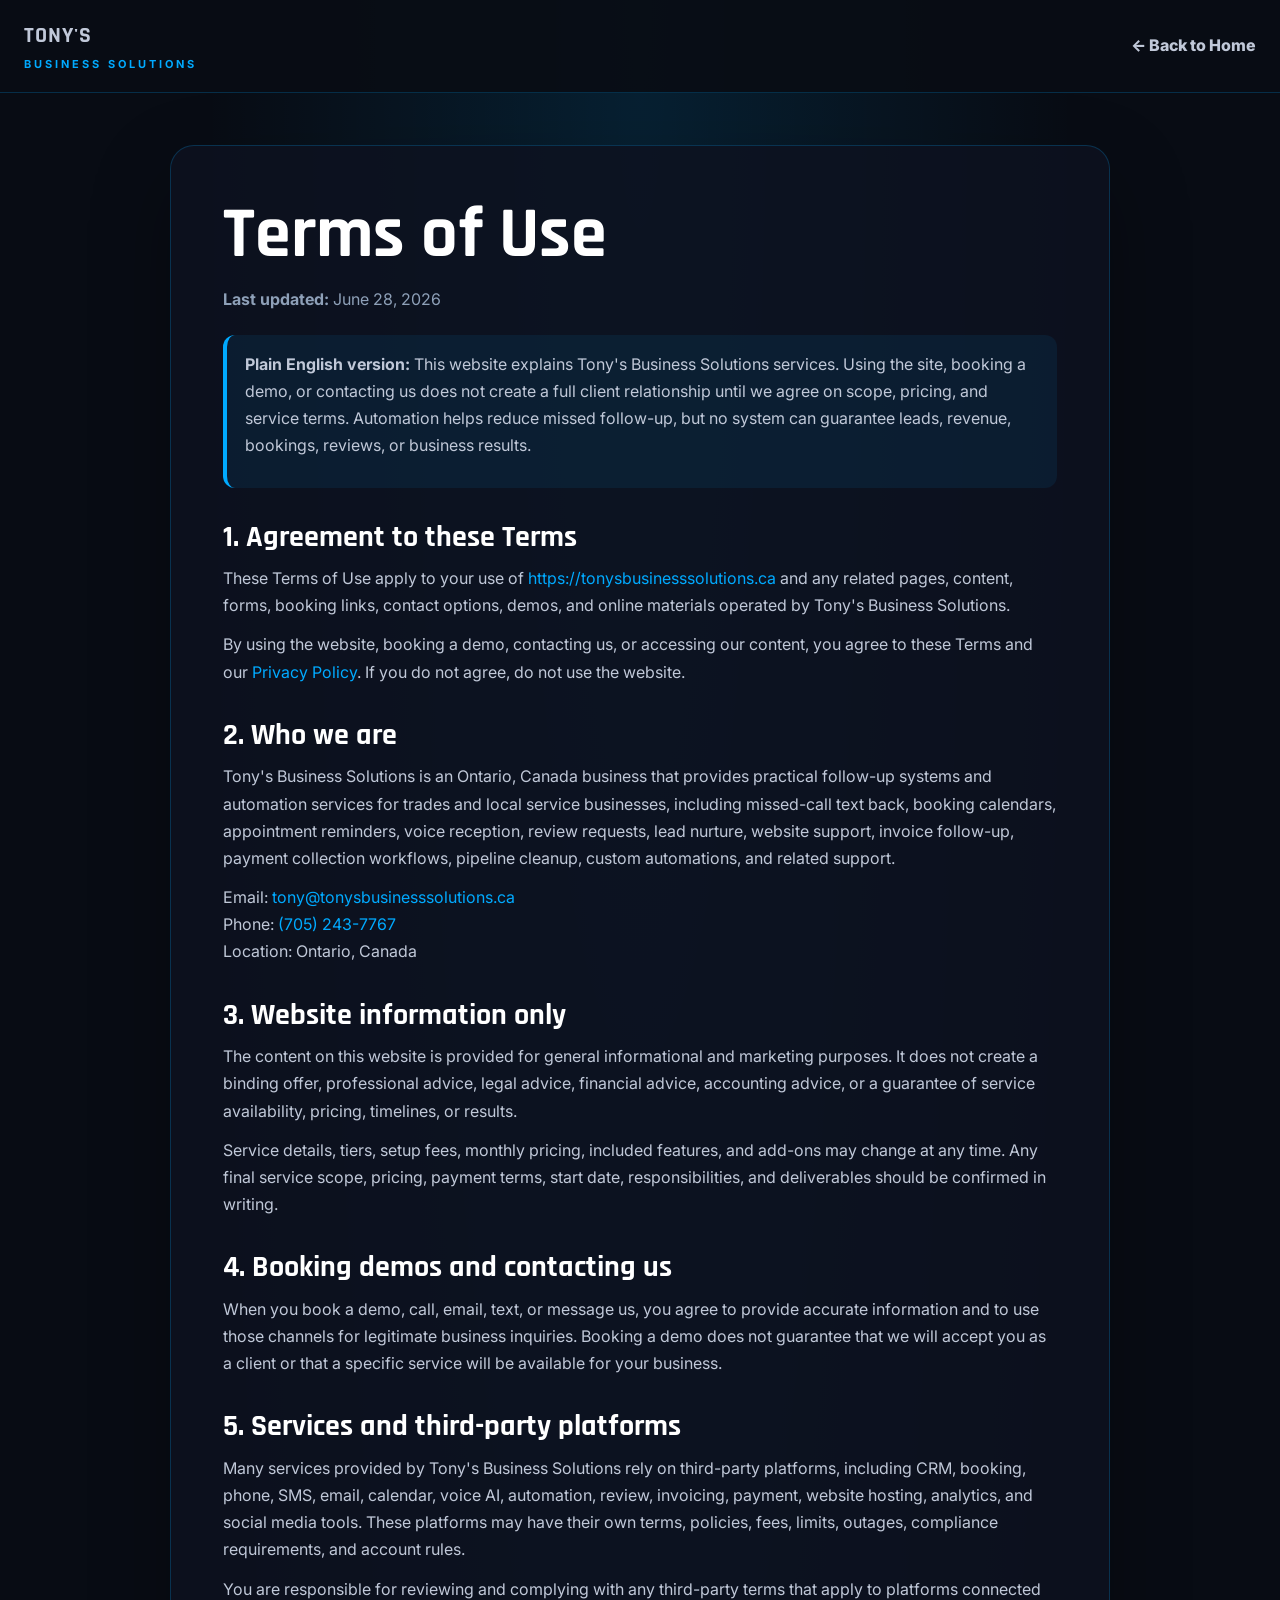
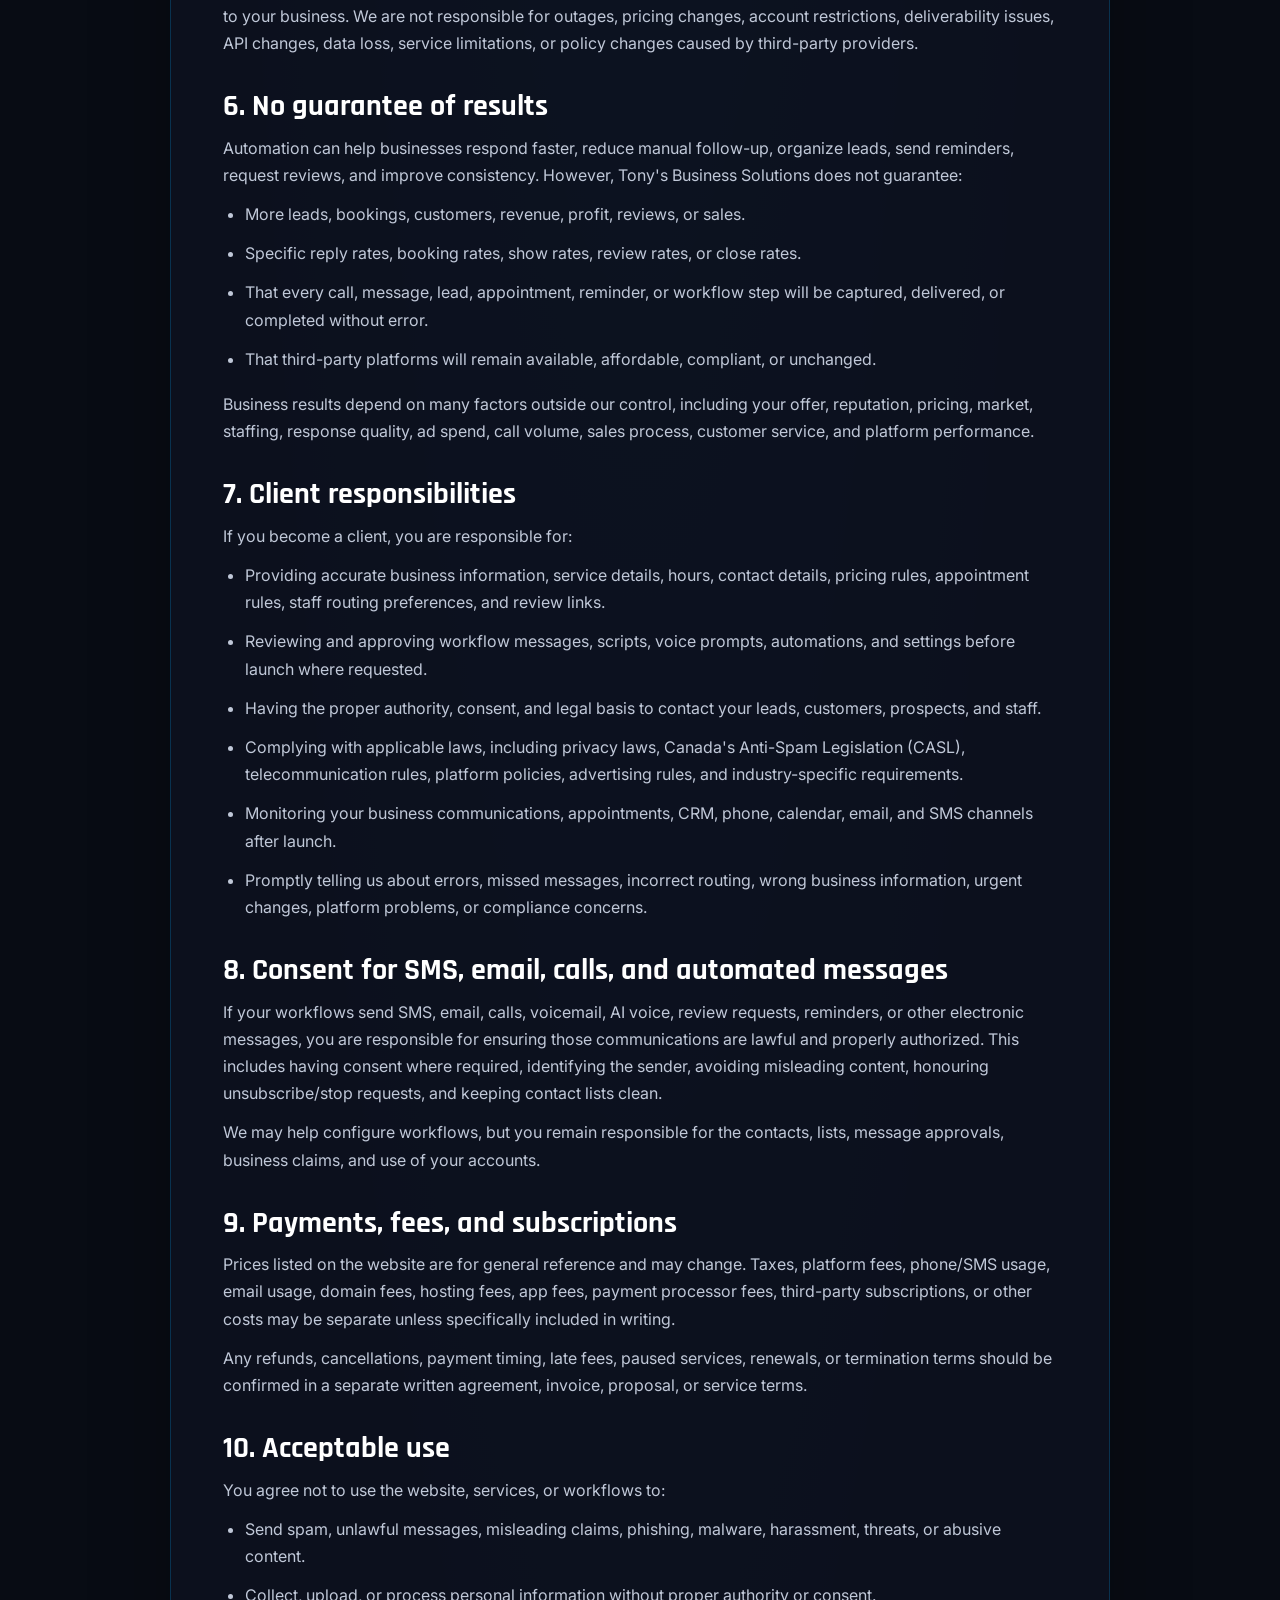
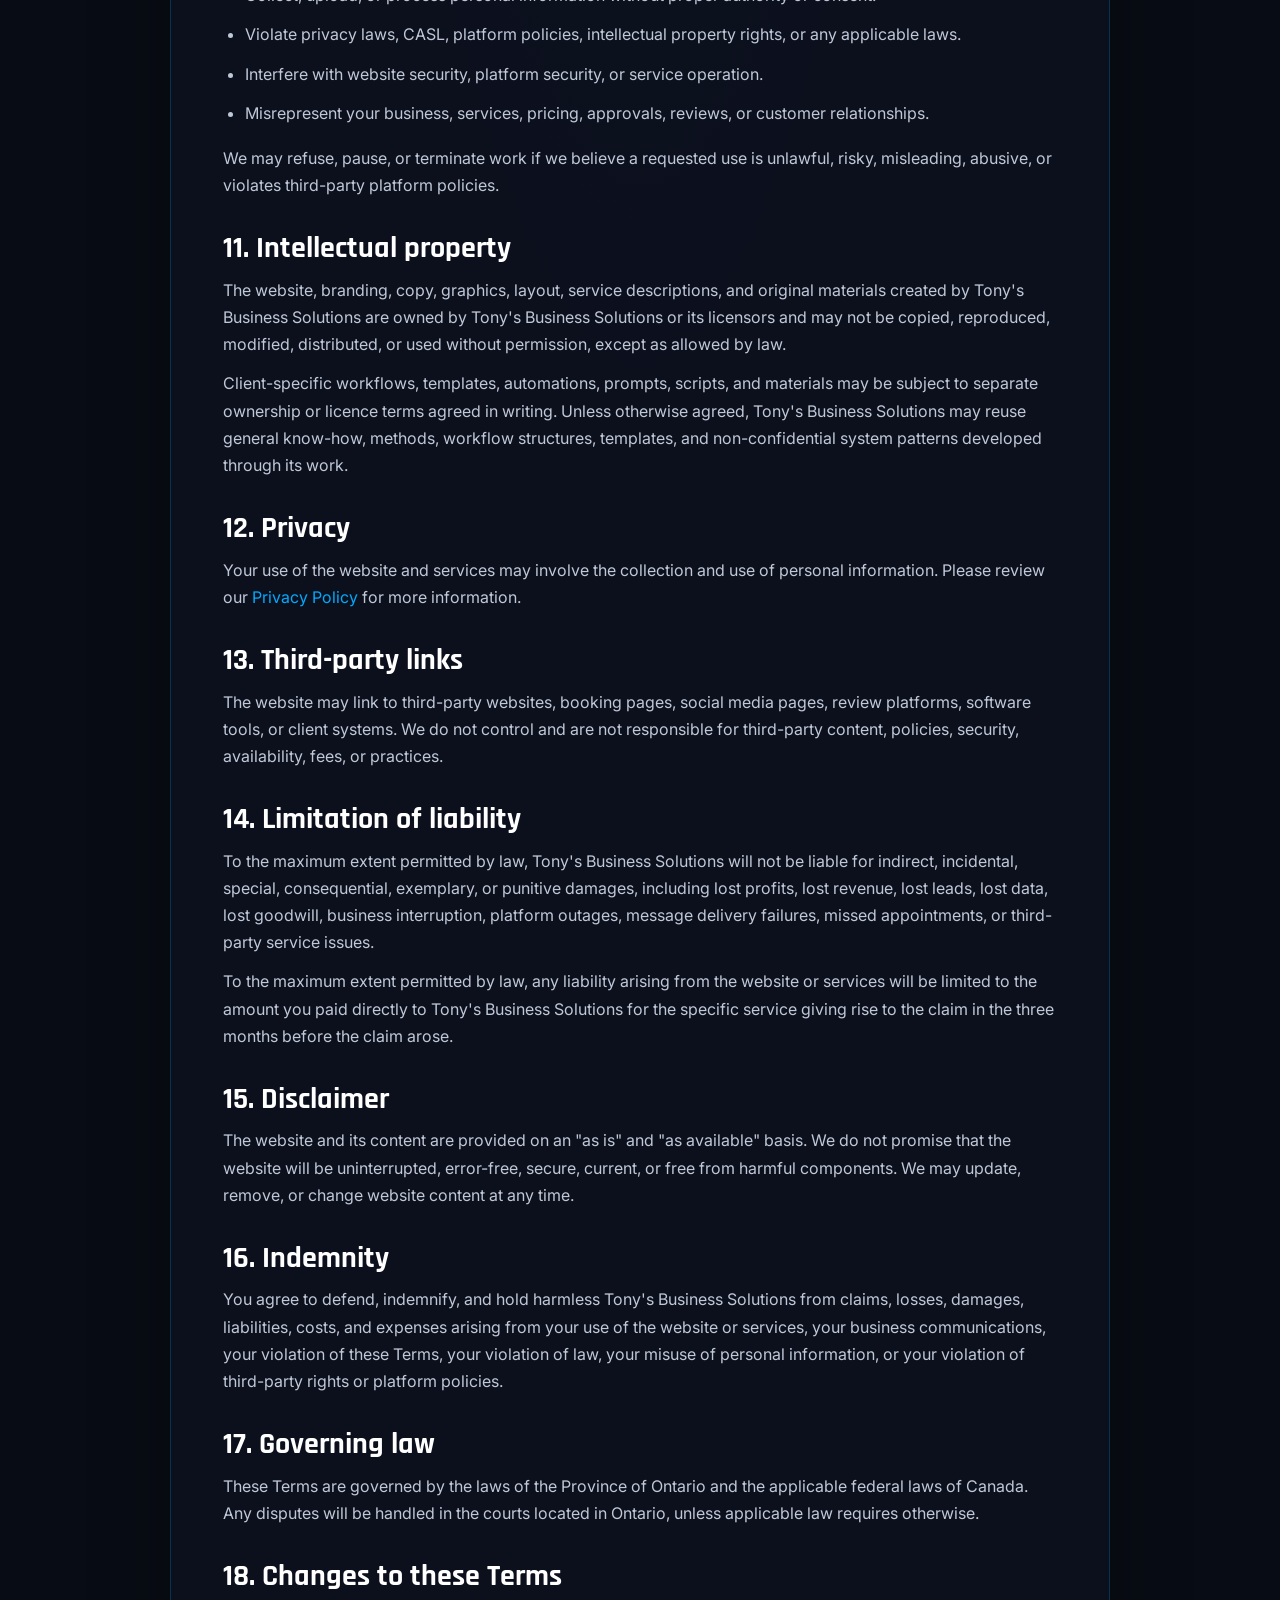
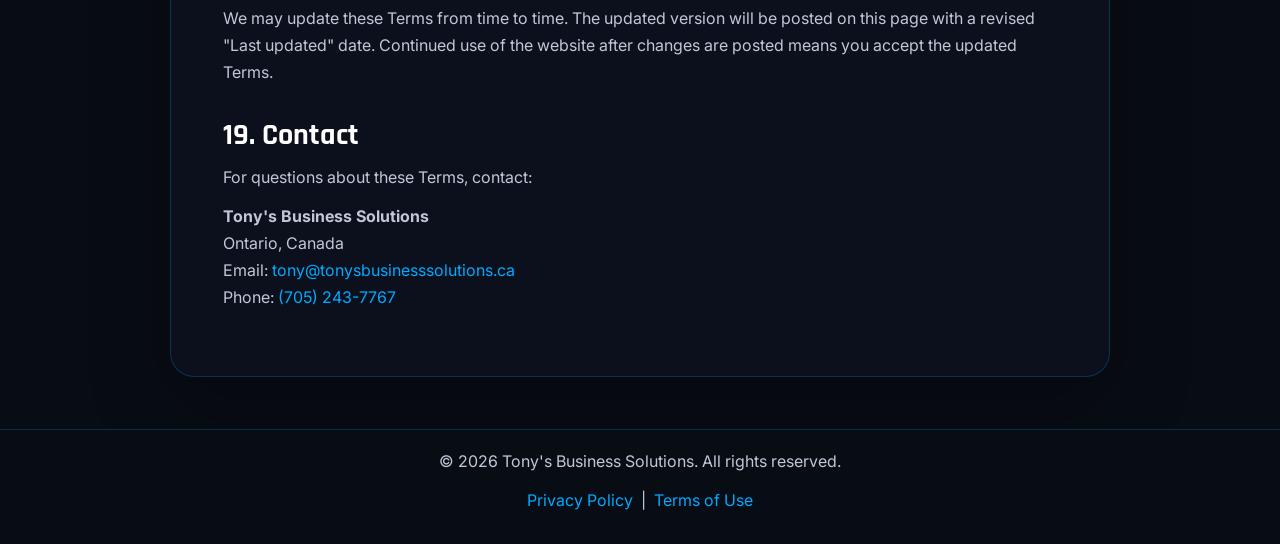
<file: terms-of-use.html>
<!DOCTYPE html>
<html lang="en">
<head>
  <meta charset="UTF-8" />
  <meta name="viewport" content="width=device-width, initial-scale=1.0" />
  <meta name="description" content="Terms of Use for Tony's Business Solutions, an Ontario business providing follow-up systems, booking automation, voice reception, SMS, email, review requests, and workflow automation for local service businesses." />
  <title>Terms of Use | Tony's Business Solutions</title>
  <style>
    @import url('https://fonts.googleapis.com/css2?family=Rajdhani:wght@600;700&family=Inter:wght@400;500;600;700;800&display=swap');
    * { margin: 0; padding: 0; box-sizing: border-box; }
    :root { --blue:#00aaff; --blue-dark:#0077cc; --steel:#c0c8d8; --dark:#080c14; --dark2:#0d1220; --card:rgba(13,18,32,.86); --border:rgba(0,170,255,.22); --text:#e0e8f0; --muted:#8ea0b8; --white:#fff; }
    body { font-family:'Inter',sans-serif; background:radial-gradient(ellipse at 50% 0%, rgba(0,170,255,.13), transparent 48%), var(--dark); color:var(--text); line-height:1.7; }
    a { color:var(--blue); text-decoration:none; }
    a:hover { text-decoration:underline; }
    nav, footer { background:rgba(8,12,20,.92); border-bottom:1px solid var(--border); padding:18px 24px; }
    nav { display:flex; justify-content:space-between; align-items:center; gap:18px; }
    .brand { font-family:'Rajdhani',sans-serif; text-transform:uppercase; color:var(--steel); font-size:22px; font-weight:700; letter-spacing:1px; }
    .brand span { display:block; font-family:'Inter',sans-serif; color:var(--blue); font-size:11px; letter-spacing:3px; }
    .back { color:var(--steel); font-weight:800; }
    main { width:min(940px, calc(100% - 32px)); margin:52px auto; }
    .card { background:var(--card); border:1px solid var(--border); border-radius:24px; padding:clamp(24px, 5vw, 52px); box-shadow:0 30px 80px rgba(0,0,0,.28); }
    h1, h2 { font-family:'Rajdhani',sans-serif; color:var(--white); line-height:1.05; }
    h1 { font-size:clamp(42px, 7vw, 72px); margin-bottom:12px; }
    h2 { font-size:30px; margin:34px 0 12px; }
    p, li { color:var(--steel); margin-bottom:12px; }
    ul { padding-left:22px; margin-bottom:18px; }
    .muted { color:var(--muted); }
    .notice { border-left:4px solid var(--blue); background:rgba(0,170,255,.08); padding:16px 18px; border-radius:12px; margin:22px 0; }
    footer { border-top:1px solid var(--border); border-bottom:0; text-align:center; color:var(--muted); }
    @media (max-width:700px){ nav { align-items:flex-start; flex-direction:column; } }
  </style>
</head>
<body>
  <nav>
    <a href="index.html" class="brand">Tony's<span>Business Solutions</span></a>
    <a href="index.html" class="back">← Back to Home</a>
  </nav>

  <main>
    <section class="card">
      <h1>Terms of Use</h1>
      <p class="muted"><strong>Last updated:</strong> June 28, 2026</p>

      <div class="notice">
        <p><strong>Plain English version:</strong> This website explains Tony's Business Solutions services. Using the site, booking a demo, or contacting us does not create a full client relationship until we agree on scope, pricing, and service terms. Automation helps reduce missed follow-up, but no system can guarantee leads, revenue, bookings, reviews, or business results.</p>
      </div>

      <h2>1. Agreement to these Terms</h2>
      <p>These Terms of Use apply to your use of <a href="https://tonysbusinesssolutions.ca">https://tonysbusinesssolutions.ca</a> and any related pages, content, forms, booking links, contact options, demos, and online materials operated by Tony's Business Solutions.</p>
      <p>By using the website, booking a demo, contacting us, or accessing our content, you agree to these Terms and our <a href="privacy-policy.html">Privacy Policy</a>. If you do not agree, do not use the website.</p>

      <h2>2. Who we are</h2>
      <p>Tony's Business Solutions is an Ontario, Canada business that provides practical follow-up systems and automation services for trades and local service businesses, including missed-call text back, booking calendars, appointment reminders, voice reception, review requests, lead nurture, website support, invoice follow-up, payment collection workflows, pipeline cleanup, custom automations, and related support.</p>
      <p>Email: <a href="mailto:tony@tonysbusinesssolutions.ca">tony@tonysbusinesssolutions.ca</a><br>
      Phone: <a href="tel:17052437767">(705) 243-7767</a><br>
      Location: Ontario, Canada</p>

      <h2>3. Website information only</h2>
      <p>The content on this website is provided for general informational and marketing purposes. It does not create a binding offer, professional advice, legal advice, financial advice, accounting advice, or a guarantee of service availability, pricing, timelines, or results.</p>
      <p>Service details, tiers, setup fees, monthly pricing, included features, and add-ons may change at any time. Any final service scope, pricing, payment terms, start date, responsibilities, and deliverables should be confirmed in writing.</p>

      <h2>4. Booking demos and contacting us</h2>
      <p>When you book a demo, call, email, text, or message us, you agree to provide accurate information and to use those channels for legitimate business inquiries. Booking a demo does not guarantee that we will accept you as a client or that a specific service will be available for your business.</p>

      <h2>5. Services and third-party platforms</h2>
      <p>Many services provided by Tony's Business Solutions rely on third-party platforms, including CRM, booking, phone, SMS, email, calendar, voice AI, automation, review, invoicing, payment, website hosting, analytics, and social media tools. These platforms may have their own terms, policies, fees, limits, outages, compliance requirements, and account rules.</p>
      <p>You are responsible for reviewing and complying with any third-party terms that apply to platforms connected to your business. We are not responsible for outages, pricing changes, account restrictions, deliverability issues, API changes, data loss, service limitations, or policy changes caused by third-party providers.</p>

      <h2>6. No guarantee of results</h2>
      <p>Automation can help businesses respond faster, reduce manual follow-up, organize leads, send reminders, request reviews, and improve consistency. However, Tony's Business Solutions does not guarantee:</p>
      <ul>
        <li>More leads, bookings, customers, revenue, profit, reviews, or sales.</li>
        <li>Specific reply rates, booking rates, show rates, review rates, or close rates.</li>
        <li>That every call, message, lead, appointment, reminder, or workflow step will be captured, delivered, or completed without error.</li>
        <li>That third-party platforms will remain available, affordable, compliant, or unchanged.</li>
      </ul>
      <p>Business results depend on many factors outside our control, including your offer, reputation, pricing, market, staffing, response quality, ad spend, call volume, sales process, customer service, and platform performance.</p>

      <h2>7. Client responsibilities</h2>
      <p>If you become a client, you are responsible for:</p>
      <ul>
        <li>Providing accurate business information, service details, hours, contact details, pricing rules, appointment rules, staff routing preferences, and review links.</li>
        <li>Reviewing and approving workflow messages, scripts, voice prompts, automations, and settings before launch where requested.</li>
        <li>Having the proper authority, consent, and legal basis to contact your leads, customers, prospects, and staff.</li>
        <li>Complying with applicable laws, including privacy laws, Canada's Anti-Spam Legislation (CASL), telecommunication rules, platform policies, advertising rules, and industry-specific requirements.</li>
        <li>Monitoring your business communications, appointments, CRM, phone, calendar, email, and SMS channels after launch.</li>
        <li>Promptly telling us about errors, missed messages, incorrect routing, wrong business information, urgent changes, platform problems, or compliance concerns.</li>
      </ul>

      <h2>8. Consent for SMS, email, calls, and automated messages</h2>
      <p>If your workflows send SMS, email, calls, voicemail, AI voice, review requests, reminders, or other electronic messages, you are responsible for ensuring those communications are lawful and properly authorized. This includes having consent where required, identifying the sender, avoiding misleading content, honouring unsubscribe/stop requests, and keeping contact lists clean.</p>
      <p>We may help configure workflows, but you remain responsible for the contacts, lists, message approvals, business claims, and use of your accounts.</p>

      <h2>9. Payments, fees, and subscriptions</h2>
      <p>Prices listed on the website are for general reference and may change. Taxes, platform fees, phone/SMS usage, email usage, domain fees, hosting fees, app fees, payment processor fees, third-party subscriptions, or other costs may be separate unless specifically included in writing.</p>
      <p>Any refunds, cancellations, payment timing, late fees, paused services, renewals, or termination terms should be confirmed in a separate written agreement, invoice, proposal, or service terms.</p>

      <h2>10. Acceptable use</h2>
      <p>You agree not to use the website, services, or workflows to:</p>
      <ul>
        <li>Send spam, unlawful messages, misleading claims, phishing, malware, harassment, threats, or abusive content.</li>
        <li>Collect, upload, or process personal information without proper authority or consent.</li>
        <li>Violate privacy laws, CASL, platform policies, intellectual property rights, or any applicable laws.</li>
        <li>Interfere with website security, platform security, or service operation.</li>
        <li>Misrepresent your business, services, pricing, approvals, reviews, or customer relationships.</li>
      </ul>
      <p>We may refuse, pause, or terminate work if we believe a requested use is unlawful, risky, misleading, abusive, or violates third-party platform policies.</p>

      <h2>11. Intellectual property</h2>
      <p>The website, branding, copy, graphics, layout, service descriptions, and original materials created by Tony's Business Solutions are owned by Tony's Business Solutions or its licensors and may not be copied, reproduced, modified, distributed, or used without permission, except as allowed by law.</p>
      <p>Client-specific workflows, templates, automations, prompts, scripts, and materials may be subject to separate ownership or licence terms agreed in writing. Unless otherwise agreed, Tony's Business Solutions may reuse general know-how, methods, workflow structures, templates, and non-confidential system patterns developed through its work.</p>

      <h2>12. Privacy</h2>
      <p>Your use of the website and services may involve the collection and use of personal information. Please review our <a href="privacy-policy.html">Privacy Policy</a> for more information.</p>

      <h2>13. Third-party links</h2>
      <p>The website may link to third-party websites, booking pages, social media pages, review platforms, software tools, or client systems. We do not control and are not responsible for third-party content, policies, security, availability, fees, or practices.</p>

      <h2>14. Limitation of liability</h2>
      <p>To the maximum extent permitted by law, Tony's Business Solutions will not be liable for indirect, incidental, special, consequential, exemplary, or punitive damages, including lost profits, lost revenue, lost leads, lost data, lost goodwill, business interruption, platform outages, message delivery failures, missed appointments, or third-party service issues.</p>
      <p>To the maximum extent permitted by law, any liability arising from the website or services will be limited to the amount you paid directly to Tony's Business Solutions for the specific service giving rise to the claim in the three months before the claim arose.</p>

      <h2>15. Disclaimer</h2>
      <p>The website and its content are provided on an "as is" and "as available" basis. We do not promise that the website will be uninterrupted, error-free, secure, current, or free from harmful components. We may update, remove, or change website content at any time.</p>

      <h2>16. Indemnity</h2>
      <p>You agree to defend, indemnify, and hold harmless Tony's Business Solutions from claims, losses, damages, liabilities, costs, and expenses arising from your use of the website or services, your business communications, your violation of these Terms, your violation of law, your misuse of personal information, or your violation of third-party rights or platform policies.</p>

      <h2>17. Governing law</h2>
      <p>These Terms are governed by the laws of the Province of Ontario and the applicable federal laws of Canada. Any disputes will be handled in the courts located in Ontario, unless applicable law requires otherwise.</p>

      <h2>18. Changes to these Terms</h2>
      <p>We may update these Terms from time to time. The updated version will be posted on this page with a revised "Last updated" date. Continued use of the website after changes are posted means you accept the updated Terms.</p>

      <h2>19. Contact</h2>
      <p>For questions about these Terms, contact:</p>
      <p><strong>Tony's Business Solutions</strong><br>
      Ontario, Canada<br>
      Email: <a href="mailto:tony@tonysbusinesssolutions.ca">tony@tonysbusinesssolutions.ca</a><br>
      Phone: <a href="tel:17052437767">(705) 243-7767</a></p>
    </section>
  </main>

  <footer>
    <p>© 2026 Tony's Business Solutions. All rights reserved.</p>
    <p><a href="privacy-policy.html">Privacy Policy</a> &nbsp;|&nbsp; <a href="terms-of-use.html">Terms of Use</a></p>
  </footer>
</body>
</html>
</file>
